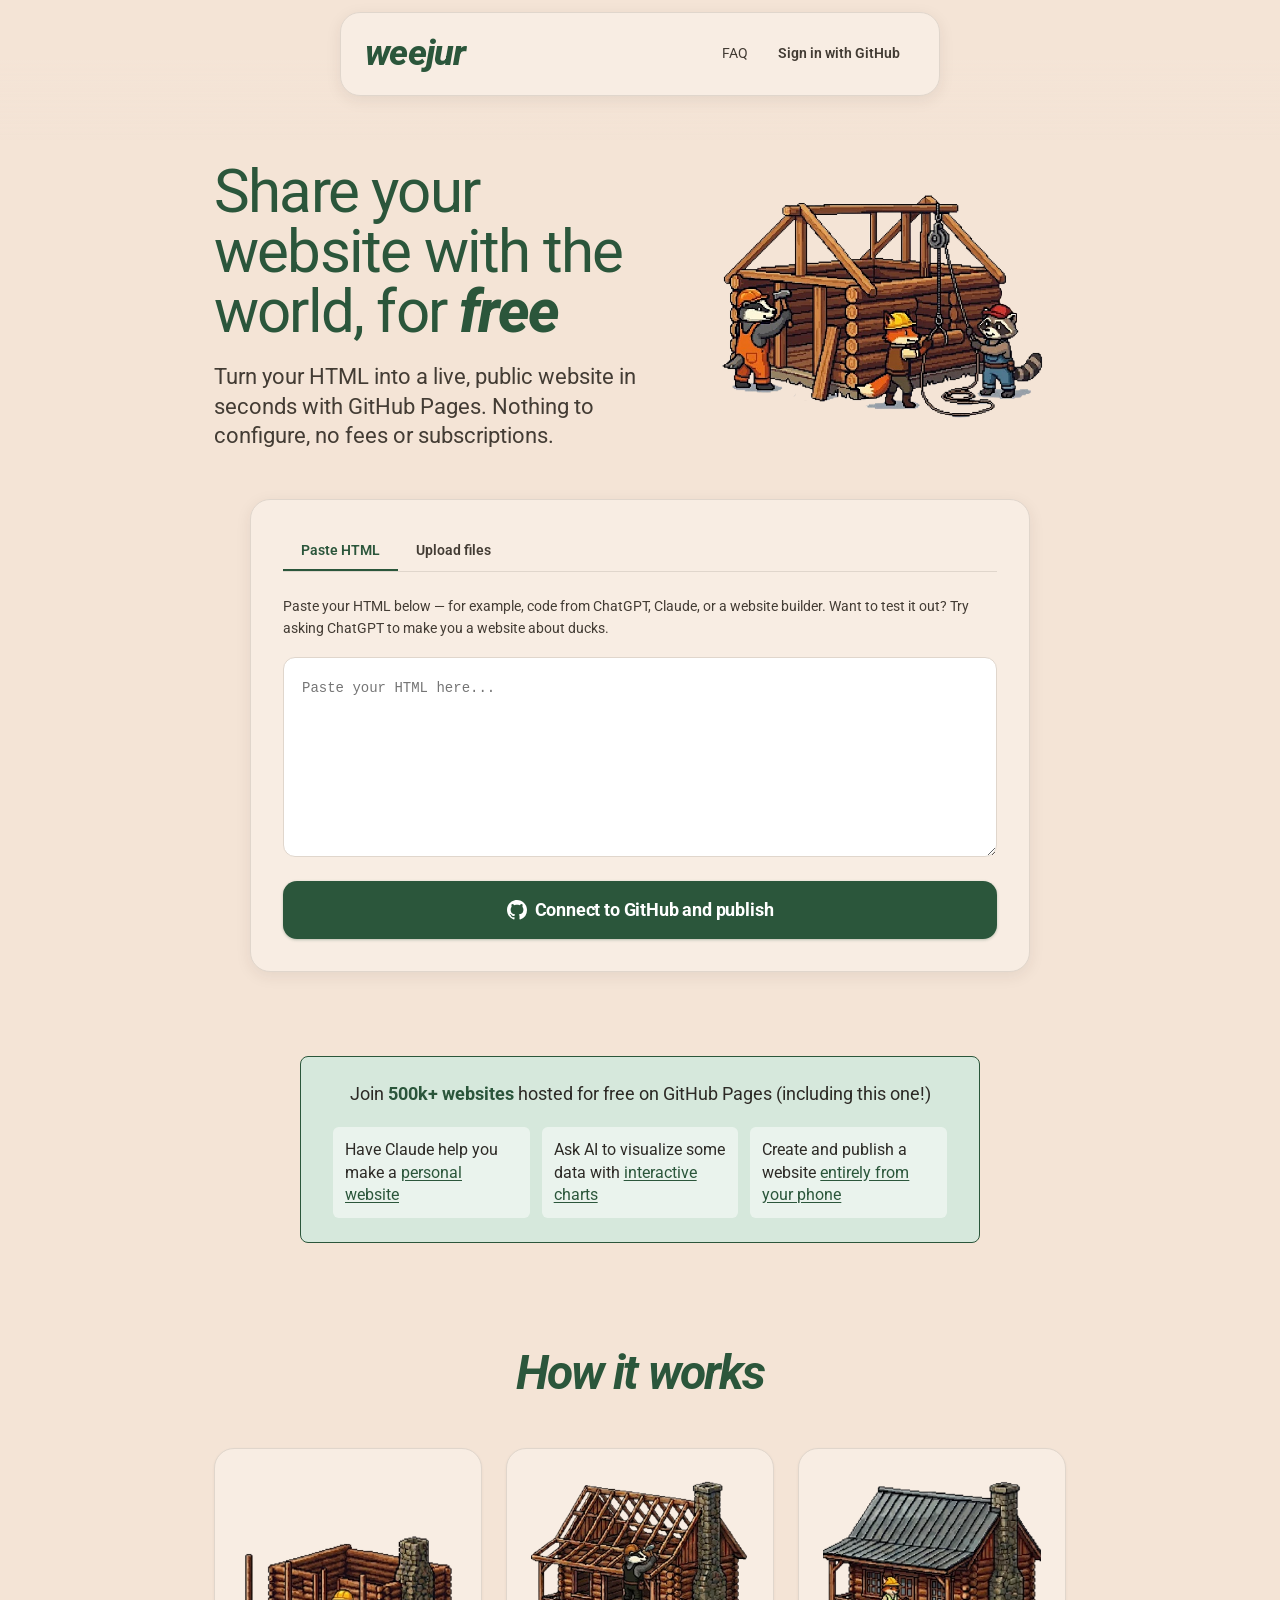
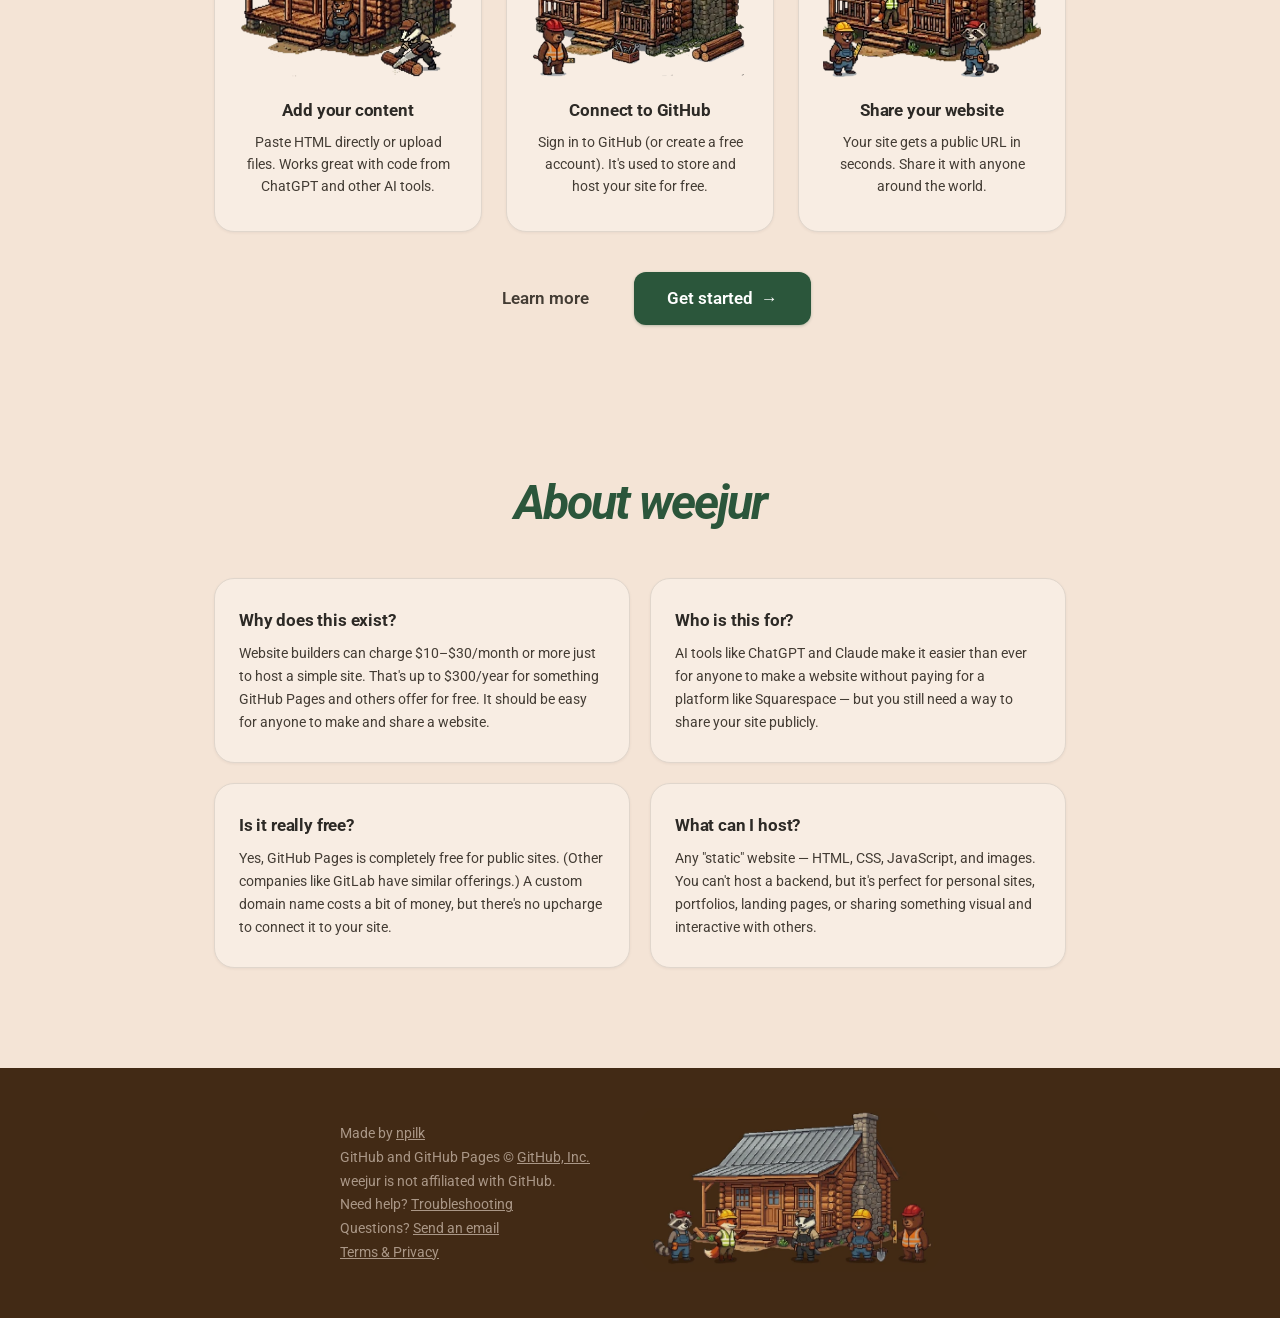
<file: index.html>
<!DOCTYPE html>
<html lang="en">
<head>
  <meta charset="UTF-8">
  <meta http-equiv="Content-Security-Policy" content="default-src 'self'; script-src 'self' 'unsafe-inline' https://stats.weejur.com https://static.cloudflareinsights.com; style-src 'self' 'unsafe-inline'; font-src 'self'; connect-src 'self' https://api.github.com https://auth.weejur.com https://stats.weejur.com; img-src 'self' data:;">
  <meta name="viewport" content="width=device-width, initial-scale=1.0">
  <link rel="preload" href="/fonts/Roboto-VariableFont.woff2" as="font" type="font/woff2" crossorigin>
  <link rel="preload" href="/fonts/Roboto-Italic-subset.woff2" as="font" type="font/woff2" crossorigin>
  <title>weejur — Publish websites for free with GitHub Pages</title>
  <meta name="description" content="Turn your HTML into a live website in seconds. Nothing to configure, no fees or subscriptions. Powered by GitHub Pages.">

  <!-- Open Graph -->
  <meta property="og:type" content="website">
  <meta property="og:url" content="https://weejur.com/">
  <meta property="og:title" content="Publish your website for free">
  <meta property="og:description" content="Turn your HTML into a live website in seconds. Nothing to configure, no fees or subscriptions. Powered by GitHub Pages.">
  <meta property="og:image" content="https://weejur.com/assets/weejur.png">
  <meta property="og:image:width" content="1200">
  <meta property="og:image:height" content="675">

  <!-- Twitter / X -->
  <meta name="twitter:card" content="summary_large_image">
  <meta name="twitter:title" content="Publish your website for free">
  <meta name="twitter:description" content="Turn your HTML into a live website in seconds. Nothing to configure, no fees or subscriptions. Powered by GitHub Pages.">
  <meta name="twitter:image" content="https://weejur.com/assets/weejur.png">

  <link rel="icon" type="image/png" href="assets/favicon.png">
  <link rel="stylesheet" href="css/style.css">

  <!-- tracking -->
  <script defer src="https://stats.weejur.com/script.js" data-website-id="b946017f-b414-4cab-8166-3e4735fc5c7e"></script>

</head>
<body class="landing">
  <nav class="nav-bar">
    <a href="/" class="nav-logo">weejur</a>
    <div class="nav-right"></div>
  </nav>

  <!-- Login modal -->
  <div id="login-overlay" class="modal-overlay" hidden>
    <div class="login-card">
      <div class="login-wordmark"><img src="assets/login.webp" style="max-width:100px;" fetchpriority="low"></div>

      <!-- Default: sign-in view -->
      <div id="view-signin">
        <h2 id="login-title" class="login-title">Log in with GitHub to <span style="white-space:nowrap">publish your site</span></h2>
        <p class="login-subtitle">weejur uses GitHub Pages to host your websites for free. Sign in with GitHub to get started.</p>
        <p class="login-subtitle">Don't have a GitHub account? No problem! You can make one for free on the next page.</p>
        <button id="btn-signin" class="btn btn-primary btn-large">
          <svg viewBox="0 0 16 16" width="20" height="20" fill="currentColor"><path d="M8 0C3.58 0 0 3.58 0 8c0 3.54 2.29 6.53 5.47 7.59.4.07.55-.17.55-.38 0-.19-.01-.82-.01-1.49-2.01.37-2.53-.49-2.69-.94-.09-.23-.48-.94-.82-1.13-.28-.15-.68-.52-.01-.53.63-.01 1.08.58 1.23.82.72 1.21 1.87.87 2.33.66.07-.52.28-.87.51-1.07-1.78-.2-3.64-.89-3.64-3.95 0-.87.31-1.59.82-2.15-.08-.2-.36-1.02.08-2.12 0 0 .67-.21 2.2.82.64-.18 1.32-.27 2-.27.68 0 1.36.09 2 .27 1.53-1.04 2.2-.82 2.2-.82.44 1.1.16 1.92.08 2.12.51.56.82 1.27.82 2.15 0 3.07-1.87 3.75-3.65 3.95.29.25.54.73.54 1.48 0 1.07-.01 1.93-.01 2.2 0 .21.15.46.55.38A8.013 8.013 0 0016 8c0-4.42-3.58-8-8-8z"></path></svg>
          Sign in with GitHub
        </button>
        <p style="font-size: 0.8rem; color: var(--text-muted); margin-top: 12px; text-align: center; line-height: 1.5; max-width: 300px; margin-left: auto; margin-right: auto;">By signing in, you agree to weejur's <a href="/legal#terms" style="color: var(--text-muted); text-decoration: underline; white-space: nowrap;">Terms of Service</a> and <a href="/legal#privacy" style="color: var(--text-muted); text-decoration: underline; white-space: nowrap;">Privacy Policy</a>.</p>
      </div>

      <!-- Loading view -->
      <div id="view-loading" hidden>
        <p class="login-subtitle">Logging you in...</p>
        <div class="site-status-spinner" style="border-color: var(--coral); border-top-color: transparent; margin: 24px auto 0;"></div>
      </div>

      <!-- Error view -->
      <div id="view-error" hidden>
        <h2 class="login-title">Something went wrong</h2>
        <p id="error-message" class="login-subtitle"></p>
        <button id="btn-retry" class="btn btn-primary btn-large">Try again</button>
      </div>
    </div>
  </div>

  <section class="hero">
    <div class="hero-content">
      <div class="hero-left">
        <h1 class="hero-headline">Share your website with the world, for&nbsp;<em>free</em></h1>
        <p class="hero-sub">Turn your HTML into a live, public website in seconds with GitHub Pages. Nothing to configure, no fees or subscriptions.</p>
      </div>
      <div class="hero-right">
        <div class="hero-img-wrap">
          <img src="assets/cabin-construction.webp" alt="Pixel art of animal construction workers building a log cabin" width="619" height="403">
        </div>
      </div>
    </div>
    <div class="hero-picker">
      <div class="landing-picker">
        <div class="tab-bar">
          <button id="tab-paste" class="tab active" data-tab="paste">Paste HTML</button>
          <button id="tab-upload" class="tab" data-tab="upload">Upload files</button>
        </div>
        <div id="panel-paste" class="tab-panel">
          <p class="paste-hint" style="padding-right:0.5rem;">Paste your HTML below — for example, code from ChatGPT, Claude, or a website builder. Want to test it out? Try asking ChatGPT to make you a website about ducks.</p>
          <textarea id="html-paste" class="html-paste" placeholder="Paste your HTML here..." spellcheck="false"></textarea>
        </div>
        <div id="panel-upload" class="tab-panel" hidden>
          <p class="paste-hint" style="padding-right:0.5rem;margin-bottom:0.5rem;">Want your site to have images, or more than one page? Upload multiple files or an entire folder. Good for sharing output from tools like Claude Code or Codex.</p>
          <p class="paste-hint" style="padding-right:0.5rem;"><strong>Warning:</strong> Uploaded files will be public on the web. Make sure you choose the right files.</p>
          <div id="drop-zone" class="drop-zone">
            <div class="drop-zone-content">
              <svg viewBox="0 0 24 24" width="48" height="48" fill="none" stroke="currentColor" stroke-width="1.5"><path d="M21 15v4a2 2 0 01-2 2H5a2 2 0 01-2-2v-4M17 8l-5-5-5 5M12 3v12"/></svg>
              <p>Drag and drop your folder here</p>
              <p class="drop-zone-alt">or</p>
              <div class="pick-buttons">
                <button id="btn-pick-folder" class="btn btn-secondary">Choose a folder</button>
                <button id="btn-pick-files" class="btn btn-secondary">Choose individual files</button>
              </div>
              <input type="file" id="folder-input" multiple webkitdirectory hidden>
              <input type="file" id="file-input" multiple hidden>
            </div>
          </div>
          <div id="file-list" class="file-list" hidden>
            <h3>Selected files:</h3>
            <ul id="file-list-items"></ul>
            <div class="file-actions">
              <button id="btn-clear-files" class="btn btn-secondary btn-small">Clear and re-select</button>
            </div>
          </div>
        </div>
        <button id="btn-publish-cta" class="btn btn-primary btn-cta landing-cta">
          <svg viewBox="0 0 16 16" width="20" height="20" fill="currentColor"><path d="M8 0C3.58 0 0 3.58 0 8c0 3.54 2.29 6.53 5.47 7.59.4.07.55-.17.55-.38 0-.19-.01-.82-.01-1.49-2.01.37-2.53-.49-2.69-.94-.09-.23-.48-.94-.82-1.13-.28-.15-.68-.52-.01-.53.63-.01 1.08.58 1.23.82.72 1.21 1.87.87 2.33.66.07-.52.28-.87.51-1.07-1.78-.2-3.64-.89-3.64-3.95 0-.87.31-1.59.82-2.15-.08-.2-.36-1.02.08-2.12 0 0 .67-.21 2.2.82.64-.18 1.32-.27 2-.27.68 0 1.36.09 2 .27 1.53-1.04 2.2-.82 2.2-.82.44 1.1.16 1.92.08 2.12.51.56.82 1.27.82 2.15 0 3.07-1.87 3.75-3.65 3.95.29.25.54.73.54 1.48 0 1.07-.01 1.93-.01 2.2 0 .21.15.46.55.38A8.013 8.013 0 0016 8c0-4.42-3.58-8-8-8z"/></svg>
          Connect to GitHub and publish
        </button>
      </div>
    </div>
  </section>

  <div class="examples-wrapper">
  <section class="examples-callout">
    <p class="examples-header">Join <strong>500k+ websites</strong> hosted for free on GitHub Pages (including&nbsp;this one!)</span></p>
    <div class="examples-list">
      <a href="https://weejur.github.io/examples/personal-site" class="example-item">Have Claude help you make a <span class="example-link">personal website</span></a>
      <a href="https://weejur.github.io/examples/data" class="example-item">Ask AI to visualize some data with <span class="example-link">interactive charts</span></a>
      <a href="https://weejur.github.io//examples/phone" class="example-item">Create and publish a website <span class="example-link">entirely from your phone</span></a>
    </div>
  </section>
  </div>

  <section id="how" class="how-it-works">
    <h2 class="section-heading"><em>How it works</em></h2>
    <div class="steps-grid">
      <div class="step-card">
        <img src="assets/step-1.webp" alt="Log cabin foundation" class="step-image" fetchpriority="low">
        <h3>Add your content</h3>
        <p>Paste HTML directly or upload files. Works great with code from ChatGPT and other AI tools.</p>
      </div>
      <div class="step-card">
        <img src="assets/step-2.webp" alt="In-progress log cabin" class="step-image" fetchpriority="low">
        <h3>Connect to GitHub</h3>
        <p>Sign in to GitHub (or create a free account). It's used to store and host your site for free.</p>
      </div>
      <div class="step-card">
        <img src="assets/step-3.webp" alt="Completed log cabin" class="step-image" fetchpriority="low">
        <h3>Share your website</h3>
        <p>Your site gets a public URL in seconds. Share it with anyone around the world.</p>
      </div>
    </div>
    <div style="text-align: center; margin-top: 40px; display: flex; gap: 12px; justify-content: center;">
      <a href="/faq" class="btn btn-ghost btn-large">Learn more</a>
      <button id="bottom-signin" class="btn btn-primary btn-large">Get started<span id="get-started-arrow"> →</span></button>
    </div>
  </section>

  <section class="about-section">
    <h2 class="section-heading"><em>About weejur</em></h2>
    <div class="about-grid">
      <div class="about-card">
        <h3>Why does this exist?</h3>
        <p>Website builders can charge $10–$30/month or more just to host a simple site. That's up to $300/year for something GitHub Pages and others offer for free. It should be easy for anyone to make and share a website.</p>
      </div>
      <div class="about-card">
        <h3>Who is this for?</h3>
        <p>AI tools like ChatGPT and Claude make it easier than ever for anyone to make a website without paying for a platform like Squarespace &mdash; but you still need a way to share your site publicly.</p>
      </div>
      <div class="about-card">
        <h3>Is it really free?</h3>
        <p>Yes, GitHub Pages is completely free for public sites. (Other companies like GitLab have similar offerings.) A custom domain name costs a bit of money, but there's no upcharge to connect it to your site.</p>
      </div>
      <div class="about-card">
        <h3>What can I host?</h3>
        <p>Any "static" website — HTML, CSS, JavaScript, and images. You can't host a backend, but it's perfect for personal sites, portfolios, landing pages, or sharing something visual and interactive with others.</p>
      </div>
    </div>
  </section>

  <footer class="landing-footer">
    <div class="footer-inner">
      <div class="footer-text">
        <p>Made by <a href="https://npilk.com" target="_blank" rel="noopener">npilk</a></p>
        <p>GitHub and GitHub Pages &copy; <a href="https://github.com" target="_blank" rel="noopener">GitHub, Inc.</a></p>
        <p>weejur is not affiliated with GitHub.</p>
        <p>Need help? <a href="/faq#troubleshooting">Troubleshooting</a></p>
        <p>Questions? <a href="mailto:contact@weejur.com">Send an email</a></p>
        <p><a href="/legal">Terms &amp; Privacy</a></p>
      </div>
      <div class="footer-image">
        <img src="assets/cabin-complete.webp" alt="Animal construction workers smiling in front of a finished log cabin" fetchpriority="low">
      </div>
    </div>
  </footer>

  <script src="js/shared.js"></script>
  <script>
    const picker = initFilePicker({
      onFilesReady(files) {
        $("btn-publish-cta").hidden = !files;
      },
    });

    // Show CTA when user types in the paste box
    $("html-paste").addEventListener("input", () => {
      $("btn-publish-cta").hidden = !$("html-paste").value.trim();
    });

    // Save files to IndexedDB and go to new.html (if logged in) or open login modal
    $("btn-publish-cta").addEventListener("click", async () => {
      const files = picker.getFiles() || picker.getPastedFiles();
      if (!files) return;
      await savePendingFiles(files);
      if (getToken()) {
        window.location.href = "/new";
      } else {
        openLoginModal('Log in with GitHub to <span style="white-space:nowrap">publish your site</span>');
      }
    });

    // --- Login modal logic ---

    function openLoginModal(title) {
      $("login-title").innerHTML = title || "Log in with GitHub";
      $("login-overlay").hidden = false;
    }

    function closeLoginModal() {
      $("login-overlay").hidden = true;
    }

    function showView(name) {
      $("view-signin").hidden = name !== "signin";
      $("view-loading").hidden = name !== "loading";
      $("view-error").hidden = name !== "error";
    }

    function showError(msg) {
      $("error-message").textContent = msg;
      showView("error");
    }

    // Init navbar — pass custom sign-in handler for the modal
    initNavbar({ onSignIn: async () => { await clearPendingFiles(); openLoginModal(); } });

    // Open modal from bottom CTA
    $("bottom-signin").addEventListener("click", async () => { await clearPendingFiles(); openLoginModal(); });

    // Close modal on overlay click
    $("login-overlay").addEventListener("click", (e) => {
      if (e.target === $("login-overlay")) closeLoginModal();
    });

    // Retry button
    $("btn-retry").addEventListener("click", () => showView("signin"));

    // Start OAuth
    $("btn-signin").addEventListener("click", () => {
      const redirectUri = CONFIG.redirectUri || (window.location.origin + window.location.pathname);
      const scope = "public_repo delete_repo";
      const state = generateOAuthState();
      const url =
        `https://github.com/login/oauth/authorize` +
        `?client_id=${CONFIG.githubClientId}` +
        `&redirect_uri=${encodeURIComponent(redirectUri)}` +
        `&scope=${encodeURIComponent(scope)}` +
        `&state=${encodeURIComponent(state)}`;
      window.location.href = url;
    });

    // Handle OAuth callback
    async function handleOAuthCallback() {
      const params = new URLSearchParams(window.location.search);
      const code = params.get("code");
      if (!code) {
        // Auto-open modal if redirected here with ?login
        if (params.has("login")) openLoginModal();
        return;
      }

      const state = params.get("state");
      if (!verifyOAuthState(state)) {
        window.history.replaceState({}, "", window.location.pathname);
        openLoginModal();
        showError("Sign-in was interrupted. Please try again.");
        return;
      }

      window.history.replaceState({}, "", window.location.pathname);
      openLoginModal();
      showView("loading");

      try {
        const res = await fetch(`${CONFIG.workerUrl}/auth`, {
          method: "POST",
          headers: { "Content-Type": "application/json" },
          body: JSON.stringify({ code }),
        });

        if (!res.ok) {
          const errData = await res.json().catch(() => ({}));
          throw new Error(errData.error || "Authentication failed");
        }

        const data = await res.json();
        setToken(data.access_token);

        const userRes = await fetch("https://api.github.com/user", {
          headers: { Authorization: `Bearer ${data.access_token}` },
        });
        const userData = await userRes.json();
        setUsername(userData.login);

        await redirectAfterAuth();
      } catch (err) {
        showError("Failed to sign in. Please try again.");
      }
    }

    async function redirectAfterAuth() {
      try {
        if (await hasPendingFiles()) {
          window.location.href = "/new";
          return;
        }
        window.location.href = "/dashboard";
      } catch {
        window.location.href = "/dashboard";
      }
    }

    handleOAuthCallback();
  </script>
</body>
</html>
</file>
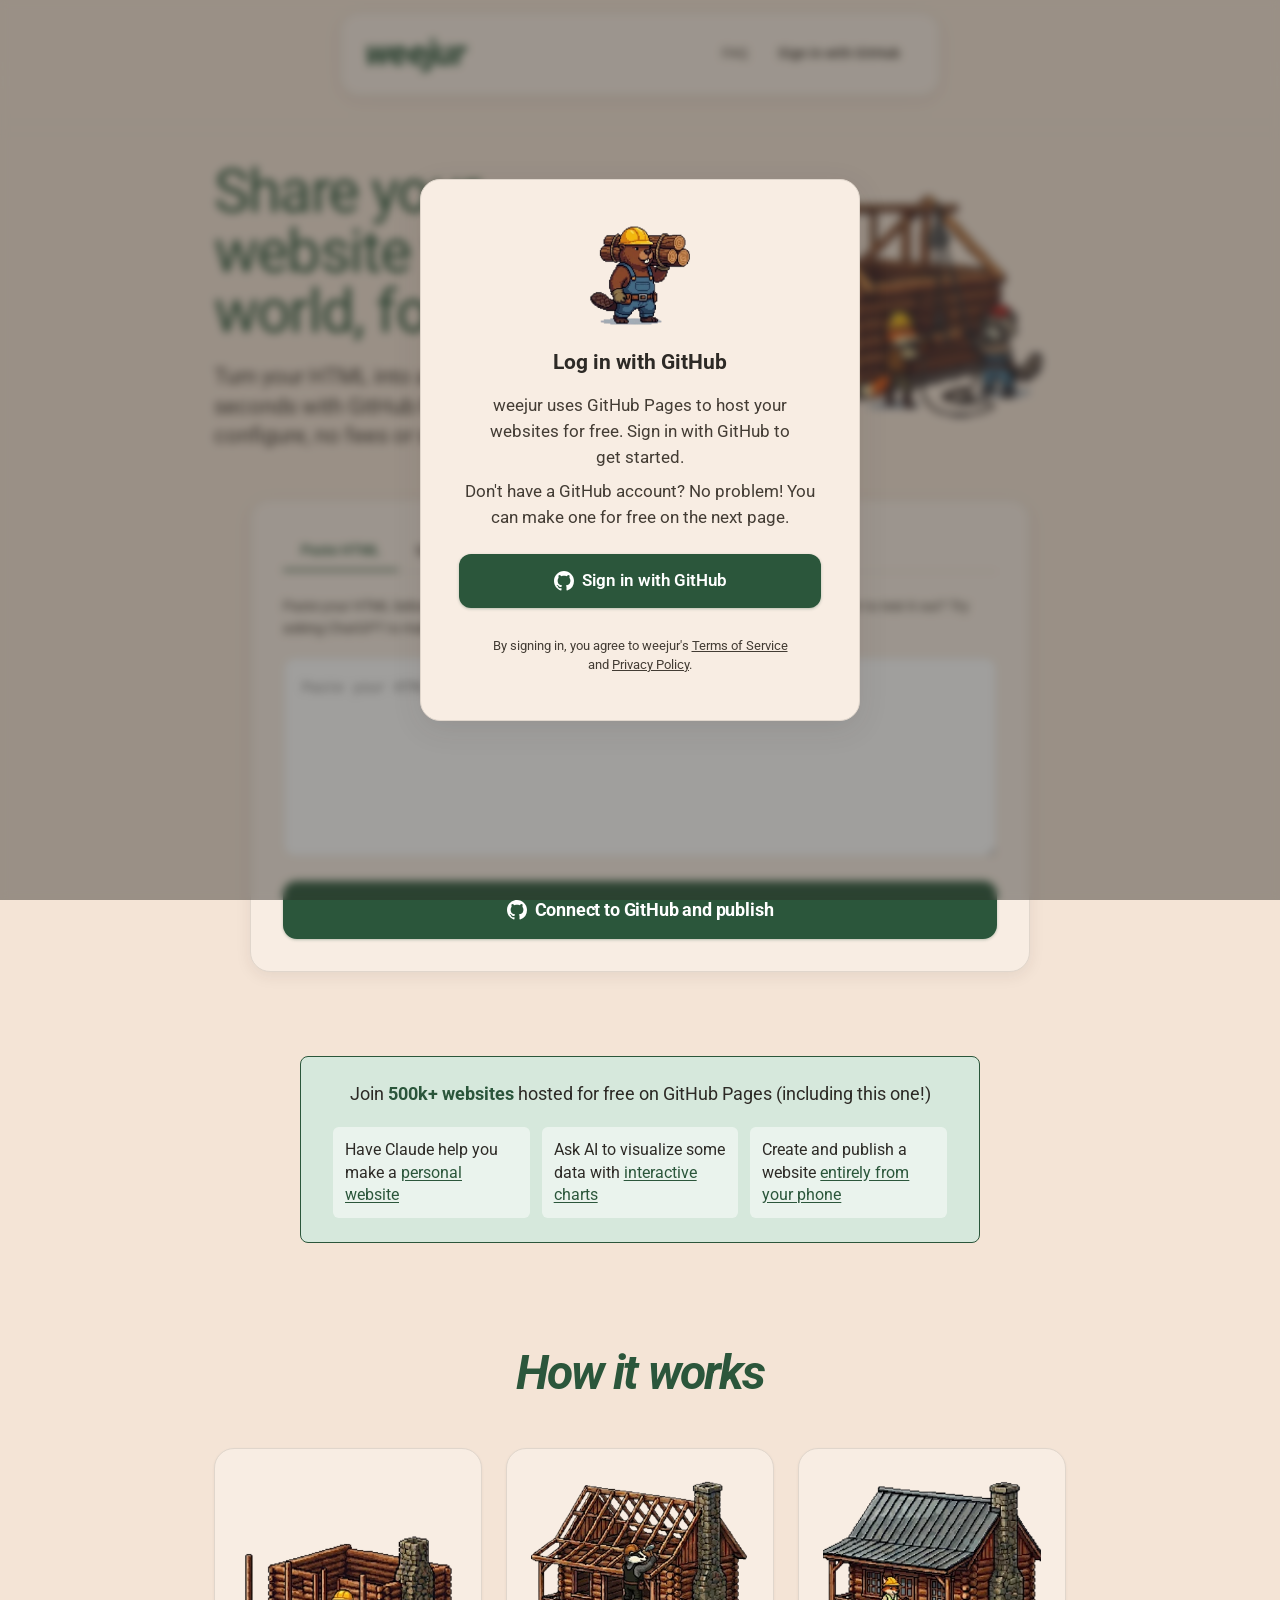
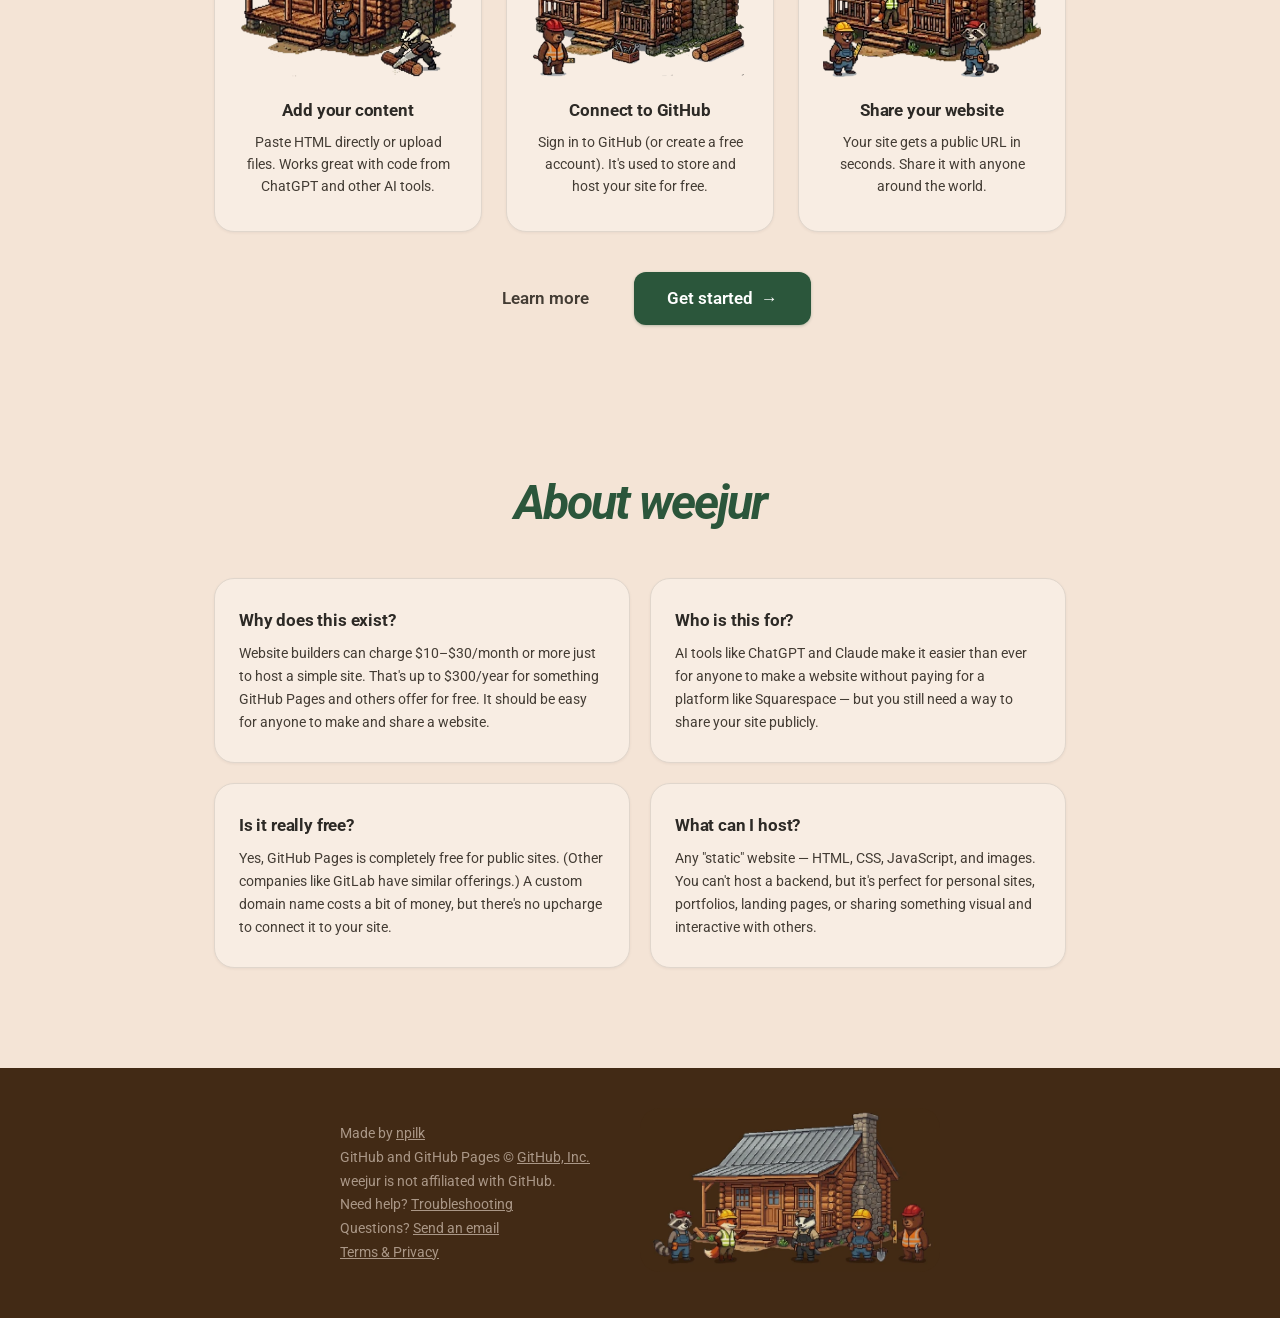
<file: dashboard.html>
<!DOCTYPE html>
<html lang="en">
<head>
  <meta charset="UTF-8">
  <meta http-equiv="Content-Security-Policy" content="default-src 'self'; script-src 'self' 'unsafe-inline' https://stats.weejur.com https://static.cloudflareinsights.com; style-src 'self' 'unsafe-inline'; font-src 'self'; connect-src 'self' https://api.github.com https://auth.weejur.com https://stats.weejur.com; img-src 'self' data:;">
  <meta name="viewport" content="width=device-width, initial-scale=1.0">
  <link rel="preload" href="/fonts/Roboto-VariableFont.woff2" as="font" type="font/woff2" crossorigin>
  <link rel="preload" href="/fonts/Roboto-Italic-subset.woff2" as="font" type="font/woff2" crossorigin>
  <title>weejur — Your websites</title>
  <meta property="og:image" content="https://weejur.com/assets/weejur.png">
  <meta name="twitter:card" content="summary_large_image">
  <meta name="twitter:image" content="https://weejur.com/assets/weejur.png">
  <link rel="icon" type="image/png" href="assets/favicon.png">
  <link rel="stylesheet" href="css/style.css">

  <!-- tracking -->
  <script defer src="https://stats.weejur.com/script.js" data-website-id="b946017f-b414-4cab-8166-3e4735fc5c7e"></script>
  
</head>
<body>
  <nav class="nav-bar">
    <a href="/" class="nav-logo">weejur</a>
    <div class="nav-right"></div>
  </nav>

  <div class="container">
    <div class="page-header">
      <h2 class="page-title">Your websites</h2>
      <a id="btn-new-site" href="/new" class="btn btn-primary btn-large" style="padding:14px 22px;" hidden>New site&ensp;+</a>
    </div>

    <div id="loading" class="loading-spinner">Loading your sites...</div>

    <div id="site-list" class="site-list" hidden></div>

    <div id="empty-state" class="empty-state" hidden>
      <p>You haven't published any sites yet.</p>
      <a href="/new" class="btn btn-primary btn-large">Create your first site</a>
    </div>

    <p id="dashboard-help" class="done-help" hidden>Having issues with a site? <a href="/faq#troubleshooting">Troubleshooting</a></p>
  </div>

  <!-- Delete confirmation modal -->
  <div id="delete-modal" class="modal-overlay" hidden>
    <div class="modal">
      <h3>Delete site</h3>
      <p>This will permanently delete the repository <strong id="delete-repo-name"></strong> and its GitHub Pages site. This cannot be undone.</p>
      <p>Type the repository name to confirm:</p>
      <input type="text" id="delete-confirm-input" class="modal-input" autocomplete="off" spellcheck="false">
      <div class="modal-actions">
        <button id="btn-delete-cancel" class="btn btn-secondary btn-muted">Cancel</button>
        <button id="btn-delete-confirm" class="btn btn-danger" disabled>Delete this site</button>
      </div>
    </div>
  </div>

  <footer class="landing-footer">
    <div class="footer-inner">
      <div class="footer-text">
        <p>Made by <a href="https://npilk.com" target="_blank" rel="noopener">npilk</a></p>
        <p>GitHub and GitHub Pages &copy; <a href="https://github.com" target="_blank" rel="noopener">GitHub, Inc.</a></p>
        <p>weejur is not affiliated with GitHub.</p>
        <p>Need help? <a href="/faq#troubleshooting">Troubleshooting</a></p>
        <p>Questions? <a href="mailto:contact@weejur.com">Send an email</a></p>
        <p><a href="/legal">Terms &amp; Privacy</a></p>
      </div>
      <div class="footer-image">
        <img src="assets/cabin-complete.webp" alt="Animal construction workers smiling in front of a finished log cabin">
      </div>
    </div>
  </footer>

  <script src="js/shared.js"></script>
  <script src="js/dashboard.js"></script>
</body>
</html>
</file>
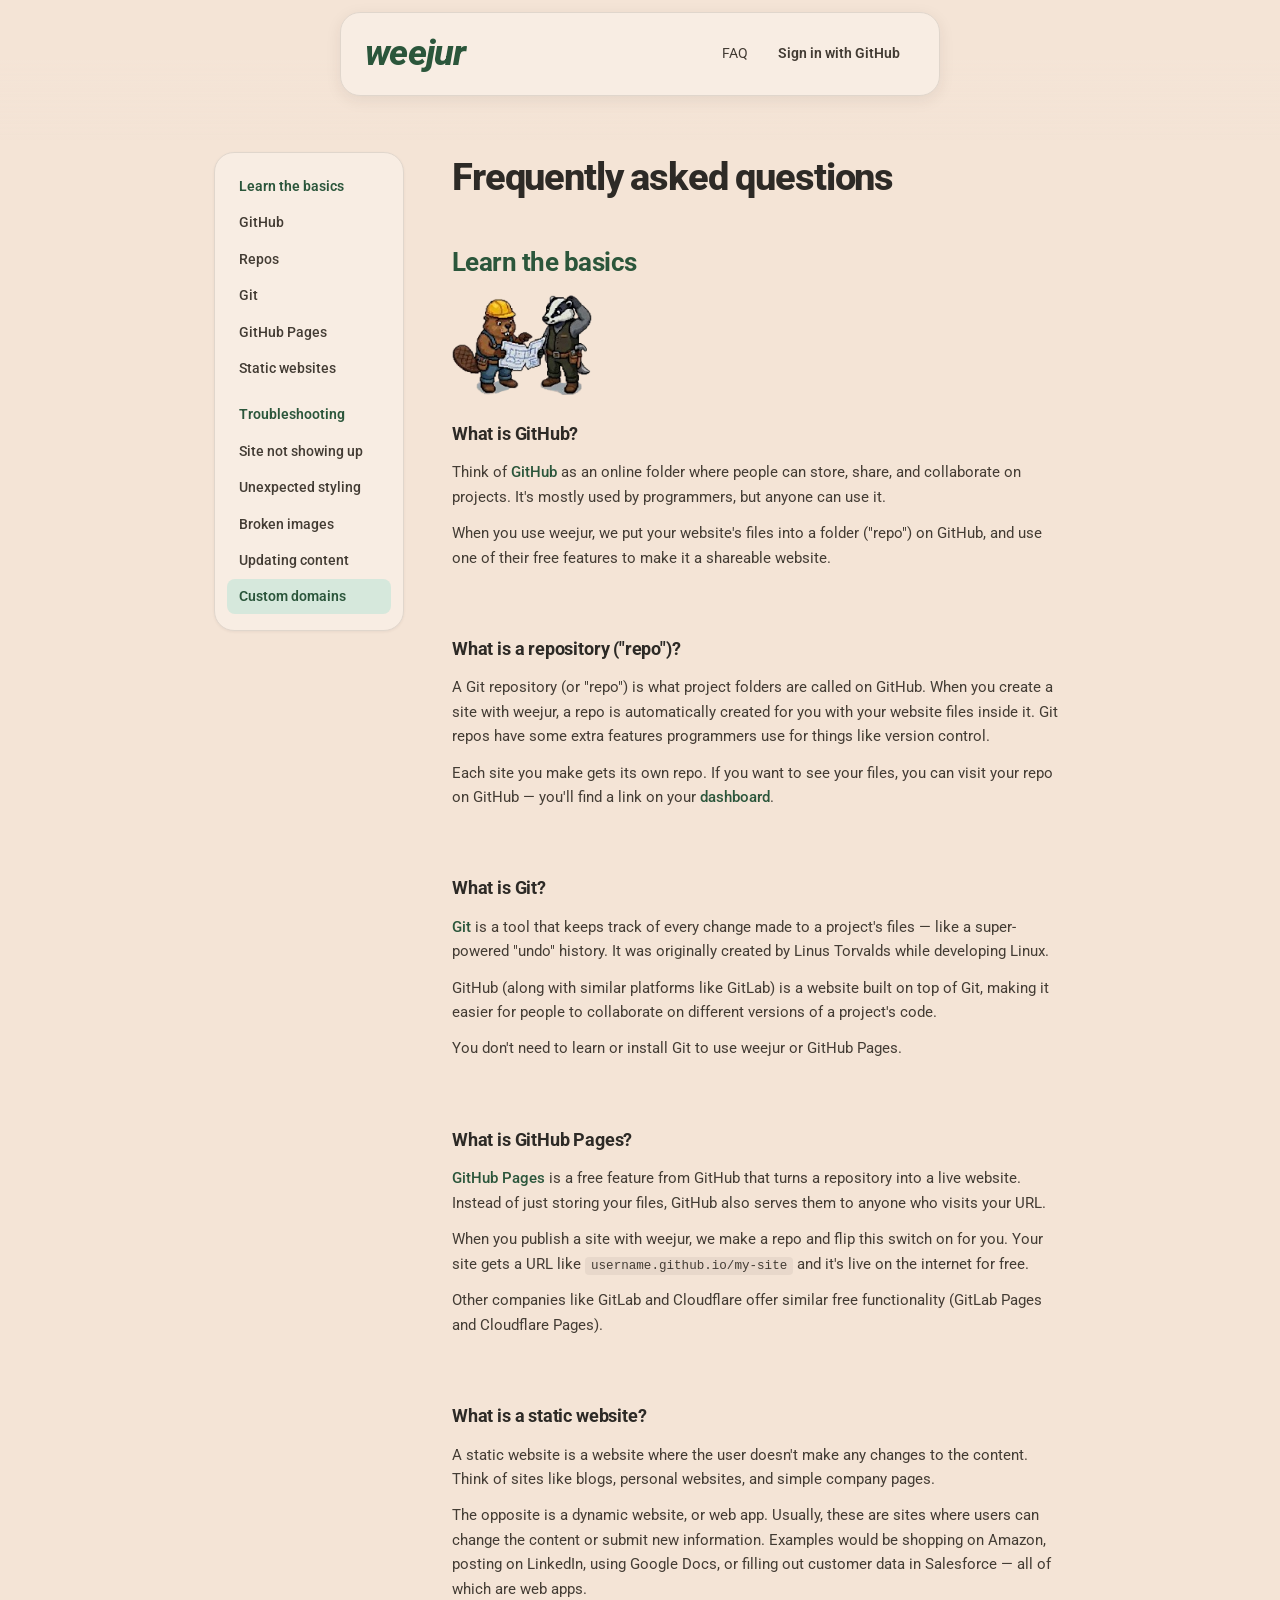
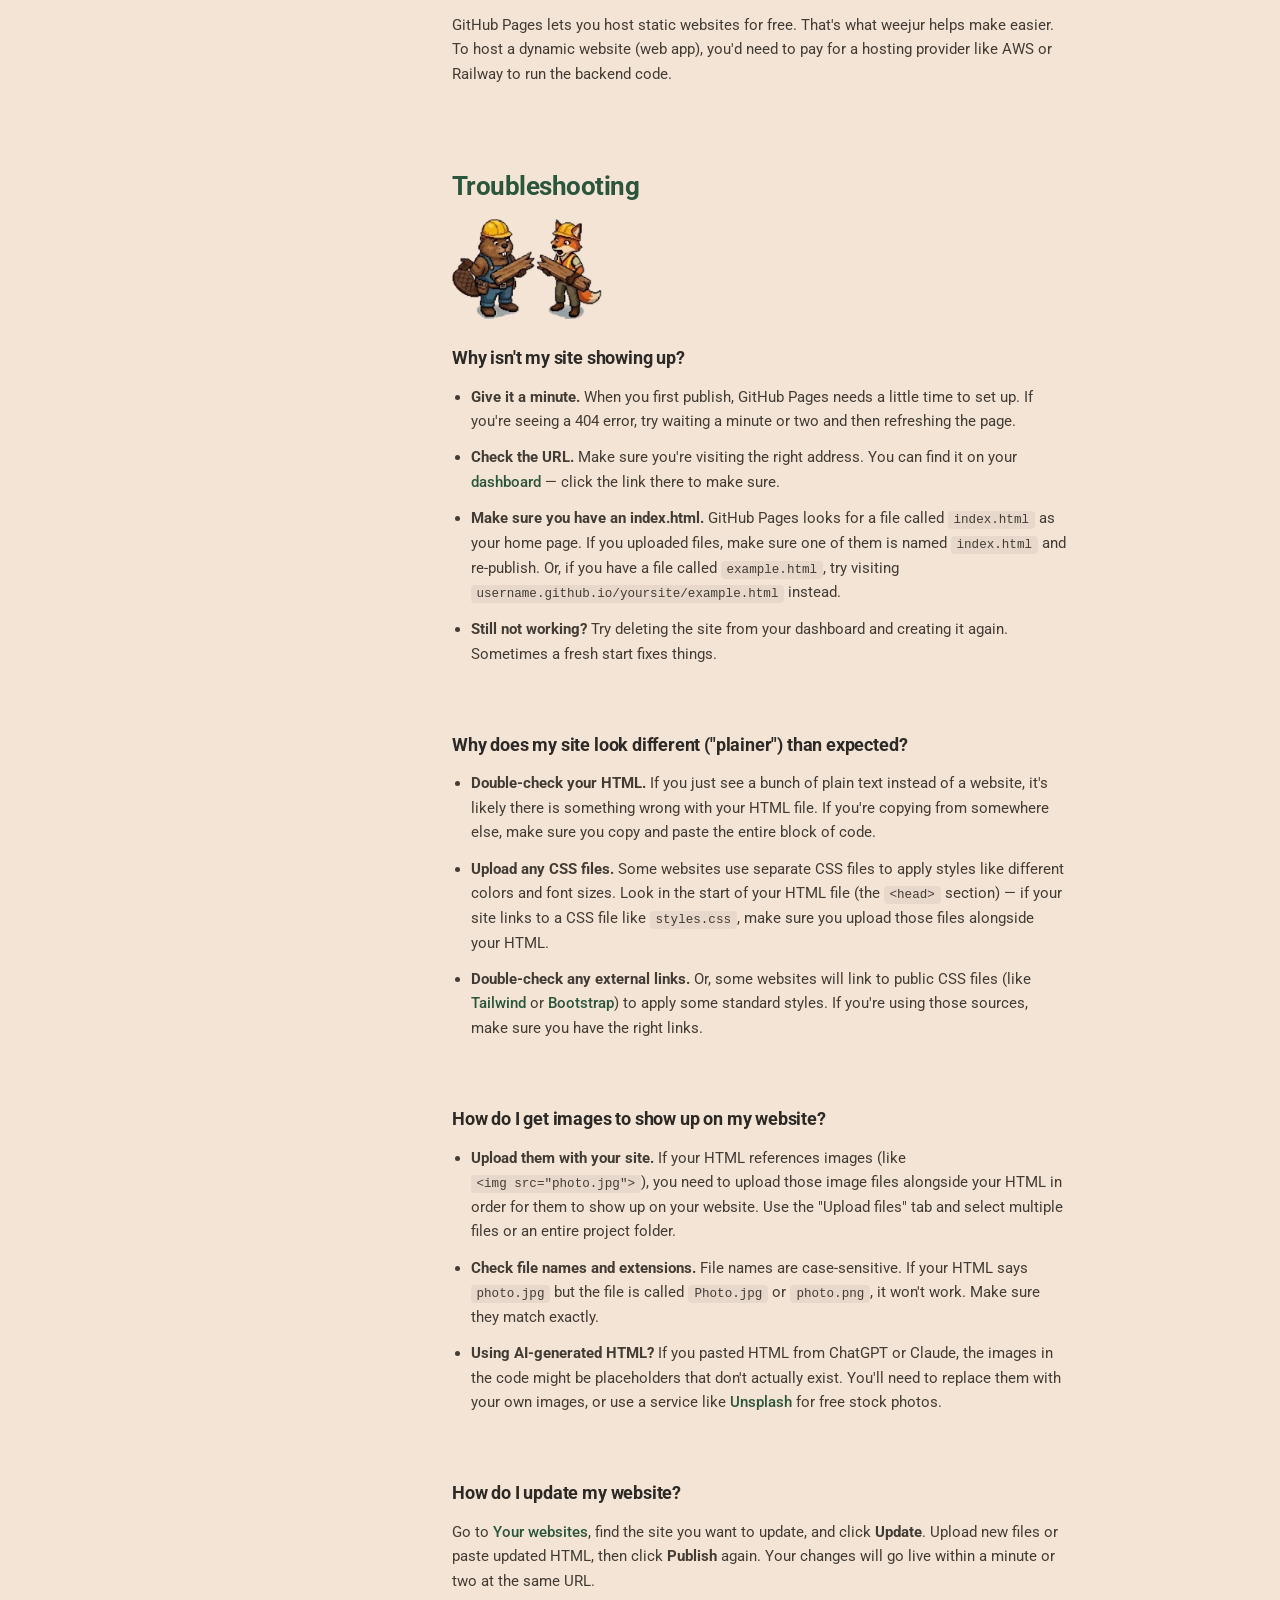
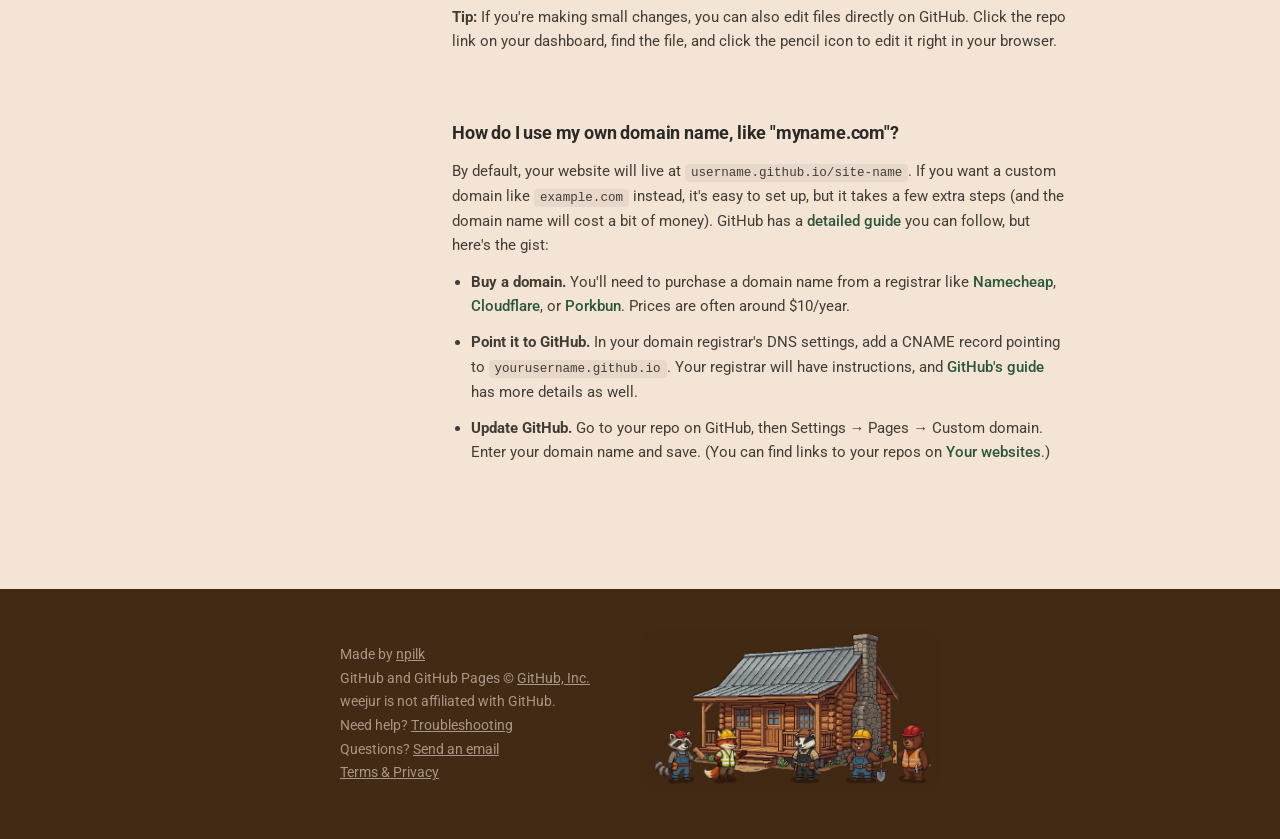
<file: faq.html>
<!DOCTYPE html>
<html lang="en">
<head>
  <meta charset="UTF-8">
  <meta http-equiv="Content-Security-Policy" content="default-src 'self'; script-src 'self' 'unsafe-inline' https://stats.weejur.com https://static.cloudflareinsights.com; style-src 'self' 'unsafe-inline'; font-src 'self'; connect-src 'self' https://api.github.com https://auth.weejur.com https://stats.weejur.com; img-src 'self' data:;">
  <meta name="viewport" content="width=device-width, initial-scale=1.0">
  <link rel="preload" href="/fonts/Roboto-VariableFont.woff2" as="font" type="font/woff2" crossorigin>
  <link rel="preload" href="/fonts/Roboto-Italic-subset.woff2" as="font" type="font/woff2" crossorigin>
  <title>weejur — Frequently asked questions</title>
  <meta property="og:image" content="https://weejur.com/assets/weejur.png">
  <meta name="twitter:card" content="summary_large_image">
  <meta name="twitter:image" content="https://weejur.com/assets/weejur.png">
  <link rel="icon" type="image/png" href="assets/favicon.png">
  <link rel="stylesheet" href="css/style.css">

  <!-- tracking -->
  <script defer src="https://stats.weejur.com/script.js" data-website-id="b946017f-b414-4cab-8166-3e4735fc5c7e"></script>
  
</head>
<body>
  <nav class="nav-bar">
    <a href="/" class="nav-logo">weejur</a>
    <div class="nav-right"></div>
  </nav>

  <div class="learn-layout">
    <aside class="learn-sidebar">
      <nav class="learn-toc">
        <a href="#basics" class="learn-toc-heading">Learn the basics</a>
        <a href="#what-is-github" class="learn-toc-link active">GitHub</a>
        <a href="#what-is-a-repo" class="learn-toc-link">Repos</a>
        <a href="#what-is-git" class="learn-toc-link">Git</a>
        <a href="#what-is-github-pages" class="learn-toc-link">GitHub Pages</a>
        <a href="#what-is-a-static-website" class="learn-toc-link">Static websites</a>
        <a href="#troubleshooting" class="learn-toc-heading">Troubleshooting</a>
        <a href="#site-not-up" class="learn-toc-link">Site not showing up</a>
        <a href="#no-styling" class="learn-toc-link">Unexpected styling</a>
        <a href="#images-broken" class="learn-toc-link">Broken images</a>
        <a href="#update-site" class="learn-toc-link">Updating content</a>
        <a href="#custom-domain" class="learn-toc-link">Custom domains</a>
      </nav>
    </aside>

    <main class="learn-content">

      <h1 class="faq-title">Frequently asked questions</h1>

      <!-- ============ BASICS ============ -->

      <div class="learn-heading-row">
        <h2 id="basics" class="learn-heading">Learn the basics</h2>
        <img src="assets/learn.webp" alt="" class="learn-heading-img">
      </div>

      <section id="what-is-github" class="learn-section">
        <h2>What is GitHub?</h2>
        <p>Think of <a href="https://github.com" target="_blank" rel="noopener">GitHub</a> as an online folder where people can store, share, and collaborate on projects. It's mostly used by programmers, but anyone can use it.</p>
        <p>When you use weejur, we put your website's files into a folder ("repo") on GitHub, and use one of their free features to make it a shareable website.</p>
      </section>

      <section id="what-is-a-repo" class="learn-section">
        <h2>What is a repository ("repo")?</h2>
        <p>A Git repository (or "repo") is what project folders are called on GitHub. When you create a site with weejur, a repo is automatically created for you with your website files inside it. Git repos have some extra features programmers use for things like version control.</p>
        <p>Each site you make gets its own repo. If you want to see your files, you can visit your repo on GitHub — you'll find a link on your <a href="/dashboard">dashboard</a>.</p>
      </section>

      <section id="what-is-git" class="learn-section">
        <h2>What is Git?</h2>
        <p><a href="https://github.com" target="_blank" rel="noopener">Git</a> is a tool that keeps track of every change made to a project's files — like a super-powered "undo" history. It was originally created by Linus Torvalds while developing Linux.</p>
        <p>GitHub (along with similar platforms like GitLab) is a website built on top of Git, making it easier for people to collaborate on different versions of a project's code.</p>
        <p>You don't need to learn or install Git to use weejur or GitHub Pages.</p>
      </section>

      <section id="what-is-github-pages" class="learn-section">
        <h2>What is GitHub Pages?</h2>
        <p><a href="https://docs.github.com/en/pages" target="_blank" rel="noopener">GitHub Pages</a> is a free feature from GitHub that turns a repository into a live website. Instead of just storing your files, GitHub also serves them to anyone who visits your URL.</p>
        <p>When you publish a site with weejur, we make a repo and flip this switch on for you. Your site gets a URL like <code>username.github.io/my-site</code> and it's live on the internet for free.</p>
        <p>Other companies like GitLab and Cloudflare offer similar free functionality (GitLab Pages and Cloudflare Pages).</p>
      </section>

      <section id="what-is-a-static-website" class="learn-section">
        <h2>What is a static website?</h2>
        <p>A static website is a website where the user doesn't make any changes to the content. Think of sites like blogs, personal websites, and simple company pages.</p>
        <p>The opposite is a dynamic website, or web app. Usually, these are sites where users can change the content or submit new information. Examples would be shopping on Amazon, posting on LinkedIn, using Google Docs, or filling out customer data in Salesforce &mdash; all of which are web apps.</p>
        <p>GitHub Pages lets you host static websites for free. That's what weejur helps make easier. To host a dynamic website (web app), you'd need to pay for a hosting provider like AWS or Railway to run the backend code.</p>
      </section>

      <!-- ============ TROUBLESHOOTING ============ -->

      <div class="learn-heading-row">
        <h2 id="troubleshooting" class="learn-heading">Troubleshooting</h2>
        <img src="assets/troubleshooting.webp" alt="" class="learn-heading-img">
      </div>

      <section id="site-not-up" class="learn-section">
        <h2>Why isn't my site showing up?</h2>
        <ul>
          <li><strong>Give it a minute.</strong> When you first publish, GitHub Pages needs a little time to set up. If you're seeing a 404 error, try waiting a minute or two and then refreshing the page.</li>
          <li><strong>Check the URL.</strong> Make sure you're visiting the right address. You can find it on your <a href="/dashboard">dashboard</a> — click the link there to make sure.</li>
          <li><strong>Make sure you have an index.html.</strong> GitHub Pages looks for a file called <code>index.html</code> as your home page. If you uploaded files, make sure one of them is named <code>index.html</code> and re-publish. Or, if you have a file called <code>example.html</code>, try visiting <code>username.github.io/yoursite/example.html</code> instead.</li>
          <li><strong>Still not working?</strong> Try deleting the site from your dashboard and creating it again. Sometimes a fresh start fixes things.</li>
        </ul>
      </section>

      <section id="no-styling" class="learn-section">
        <h2>Why does my site look different ("plainer") than expected?</h2>
        <ul>
          <li><strong>Double-check your HTML.</strong> If you just see a bunch of plain text instead of a website, it's likely there is something wrong with your HTML file. If you're copying from somewhere else, make sure you copy and paste the entire block of code.</li>
          <li><strong>Upload any CSS files.</strong> Some websites use separate CSS files to apply styles like different colors and font sizes. Look in the start of your HTML file (the <code>&lt;head&gt;</code> section) &mdash; if your site links to a CSS file like <code>styles.css</code>, make sure you upload those files alongside your HTML.</li>
          <li><strong>Double-check any external links.</strong> Or, some websites will link to public CSS files (like <a href="https://www.tailwindcss.com" target="_blank" rel="noopener">Tailwind</a> or <a href="https://www.getbootstrap.com" target="_blank" rel="noopener">Bootstrap</a>) to apply some standard styles. If you're using those sources, make sure you have the right links.</li>
        </ul>
      </section>

      <section id="images-broken" class="learn-section">
        <h2>How do I get images to show up on my website?</h2>
        <ul>
          <li><strong>Upload them with your site.</strong> If your HTML references images (like <code>&lt;img&nbsp;src="photo.jpg"&gt;</code>), you need to upload those image files alongside your HTML in order for them to show up on your website. Use the "Upload files" tab and select multiple files or an entire project folder.</li>
          <li><strong>Check file names and extensions.</strong> File names are case-sensitive. If your HTML says <code>photo.jpg</code> but the file is called <code>Photo.jpg</code> or <code>photo.png</code>, it won't work. Make sure they match exactly.</li>
          <li><strong>Using AI-generated HTML?</strong> If you pasted HTML from ChatGPT or Claude, the images in the code might be placeholders that don't actually exist. You'll need to replace them with your own images, or use a service like <a href="https://unsplash.com" target="_blank" rel="noopener">Unsplash</a> for free stock photos.</li>
        </ul>
      </section>

      <section id="update-site" class="learn-section">
        <h2>How do I update my website?</h2>
        <p>Go to <a href="/dashboard">Your websites</a>, find the site you want to update, and click <strong>Update</strong>. Upload new files or paste updated HTML, then click <strong>Publish</strong> again. Your changes will go live within a minute or two at the same URL.</p>
        <p><strong>Tip:</strong> If you're making small changes, you can also edit files directly on GitHub. Click the repo link on your dashboard, find the file, and click the pencil icon to edit it right in your browser.</p>
      </section>

      <section id="custom-domain" class="learn-section">
        <h2>How do I use my own domain name, like "myname.com"?</h2>
        <p>By default, your website will live at <code>username.github.io/site-name</code>. If you want a custom domain like <code>example.com</code> instead, it's easy to set up, but it takes a few extra steps (and the domain name will cost a bit of money). GitHub has a <a href="https://docs.github.com/en/pages/configuring-a-custom-domain-for-your-github-pages-site" target="_blank" rel="noopener">detailed guide</a> you can follow, but here's the gist:</p>
        <ul>
          <li><strong>Buy a domain.</strong> You'll need to purchase a domain name from a registrar like <a href="https://www.namecheap.com" target="_blank" rel="noopener">Namecheap</a>, <a href="https://www.cloudflare.com/products/registrar/" target="_blank" rel="noopener">Cloudflare</a>, or <a href="https://porkbun.com/" target="_blank" rel="noopener">Porkbun</a>. Prices are often around $10/year.</li>
          <li><strong>Point it to GitHub.</strong> In your domain registrar's DNS settings, add a CNAME record pointing to <code>yourusername.github.io</code>. Your registrar will have instructions, and <a href="https://docs.github.com/en/pages/configuring-a-custom-domain-for-your-github-pages-site/managing-a-custom-domain-for-your-github-pages-site#dns-records-for-your-custom-domain" target="_blank" rel="noopener">GitHub's guide</a> has more details as well.</li>
          <li><strong>Update GitHub.</strong> Go to your repo on GitHub, then Settings → Pages → Custom domain. Enter your domain name and save. (You can find links to your repos on <a href="/dashboard">Your websites</a>.)</li>
        </ul>
        
      </section>


    </main>
  </div>

  <script src="js/shared.js"></script>
  <script>
    initNavbar();

    // Highlight active TOC link on scroll
    const sections = document.querySelectorAll('.learn-section');
    const tocLinks = document.querySelectorAll('.learn-toc-link');

    const observer = new IntersectionObserver((entries) => {
      for (const entry of entries) {
        if (entry.isIntersecting) {
          tocLinks.forEach(link => link.classList.remove('active'));
          const active = document.querySelector(`.learn-toc-link[href="#${entry.target.id}"]`);
          if (active) active.classList.add('active');
        }
      }
    }, { rootMargin: '-140px 0px -60% 0px' });

    sections.forEach(section => observer.observe(section));

    // Smooth scroll on all TOC clicks (links and headings)
    document.querySelectorAll('.learn-toc-link, .learn-toc-heading').forEach(link => {
      link.addEventListener('click', (e) => {
        e.preventDefault();
        const target = document.querySelector(link.getAttribute('href'));
        if (target) {
          target.scrollIntoView({ behavior: 'smooth', block: 'start' });
          history.replaceState(null, '', link.getAttribute('href'));
        }
      });
    });
  </script>

  <footer class="landing-footer">
    <div class="footer-inner">
      <div class="footer-text">
        <p>Made by <a href="https://npilk.com" target="_blank" rel="noopener">npilk</a></p>
        <p>GitHub and GitHub Pages &copy; <a href="https://github.com" target="_blank" rel="noopener">GitHub, Inc.</a></p>
        <p>weejur is not affiliated with GitHub.</p>
        <p>Need help? <a href="/faq#troubleshooting">Troubleshooting</a></p>
        <p>Questions? <a href="mailto:contact@weejur.com">Send an email</a></p>
        <p><a href="/legal">Terms &amp; Privacy</a></p>
      </div>
      <div class="footer-image">
        <img src="assets/cabin-complete.webp" alt="Your site is live">
      </div>
    </div>
  </footer>
</body>
</html>
</file>
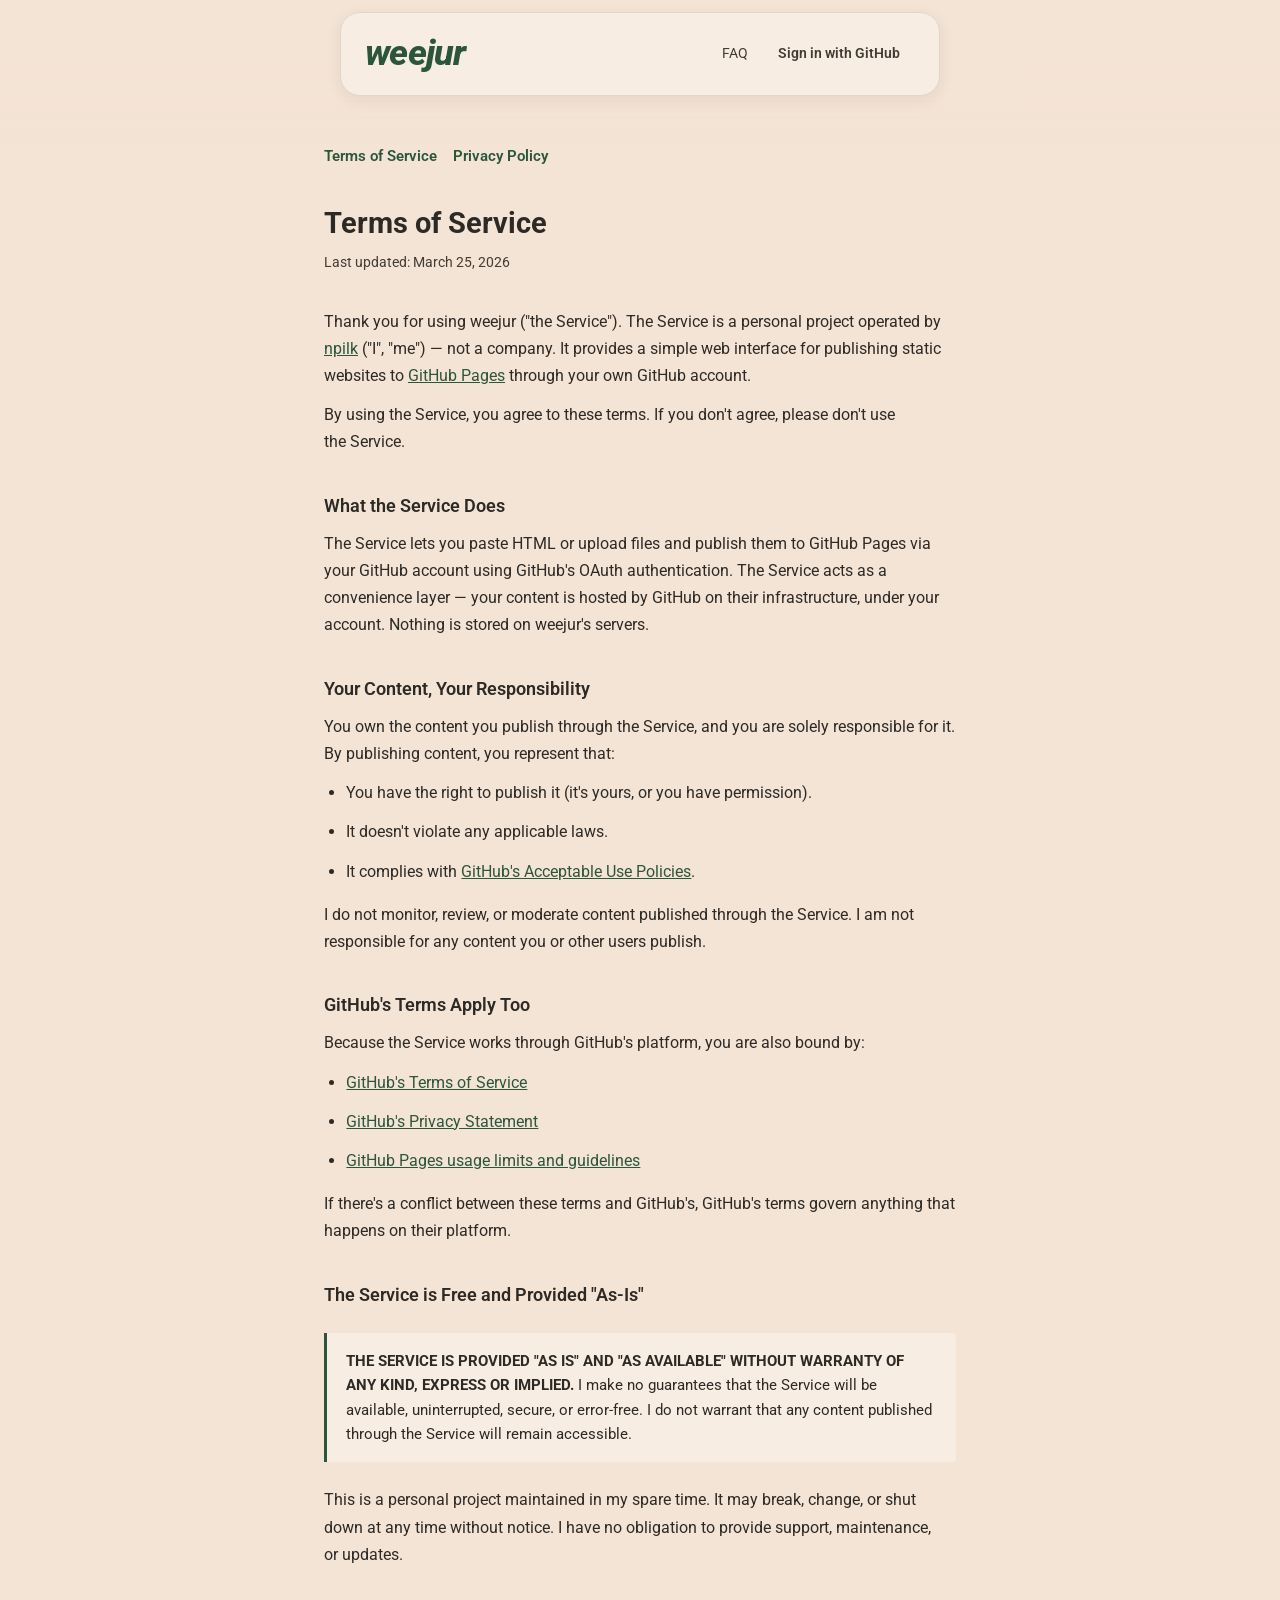
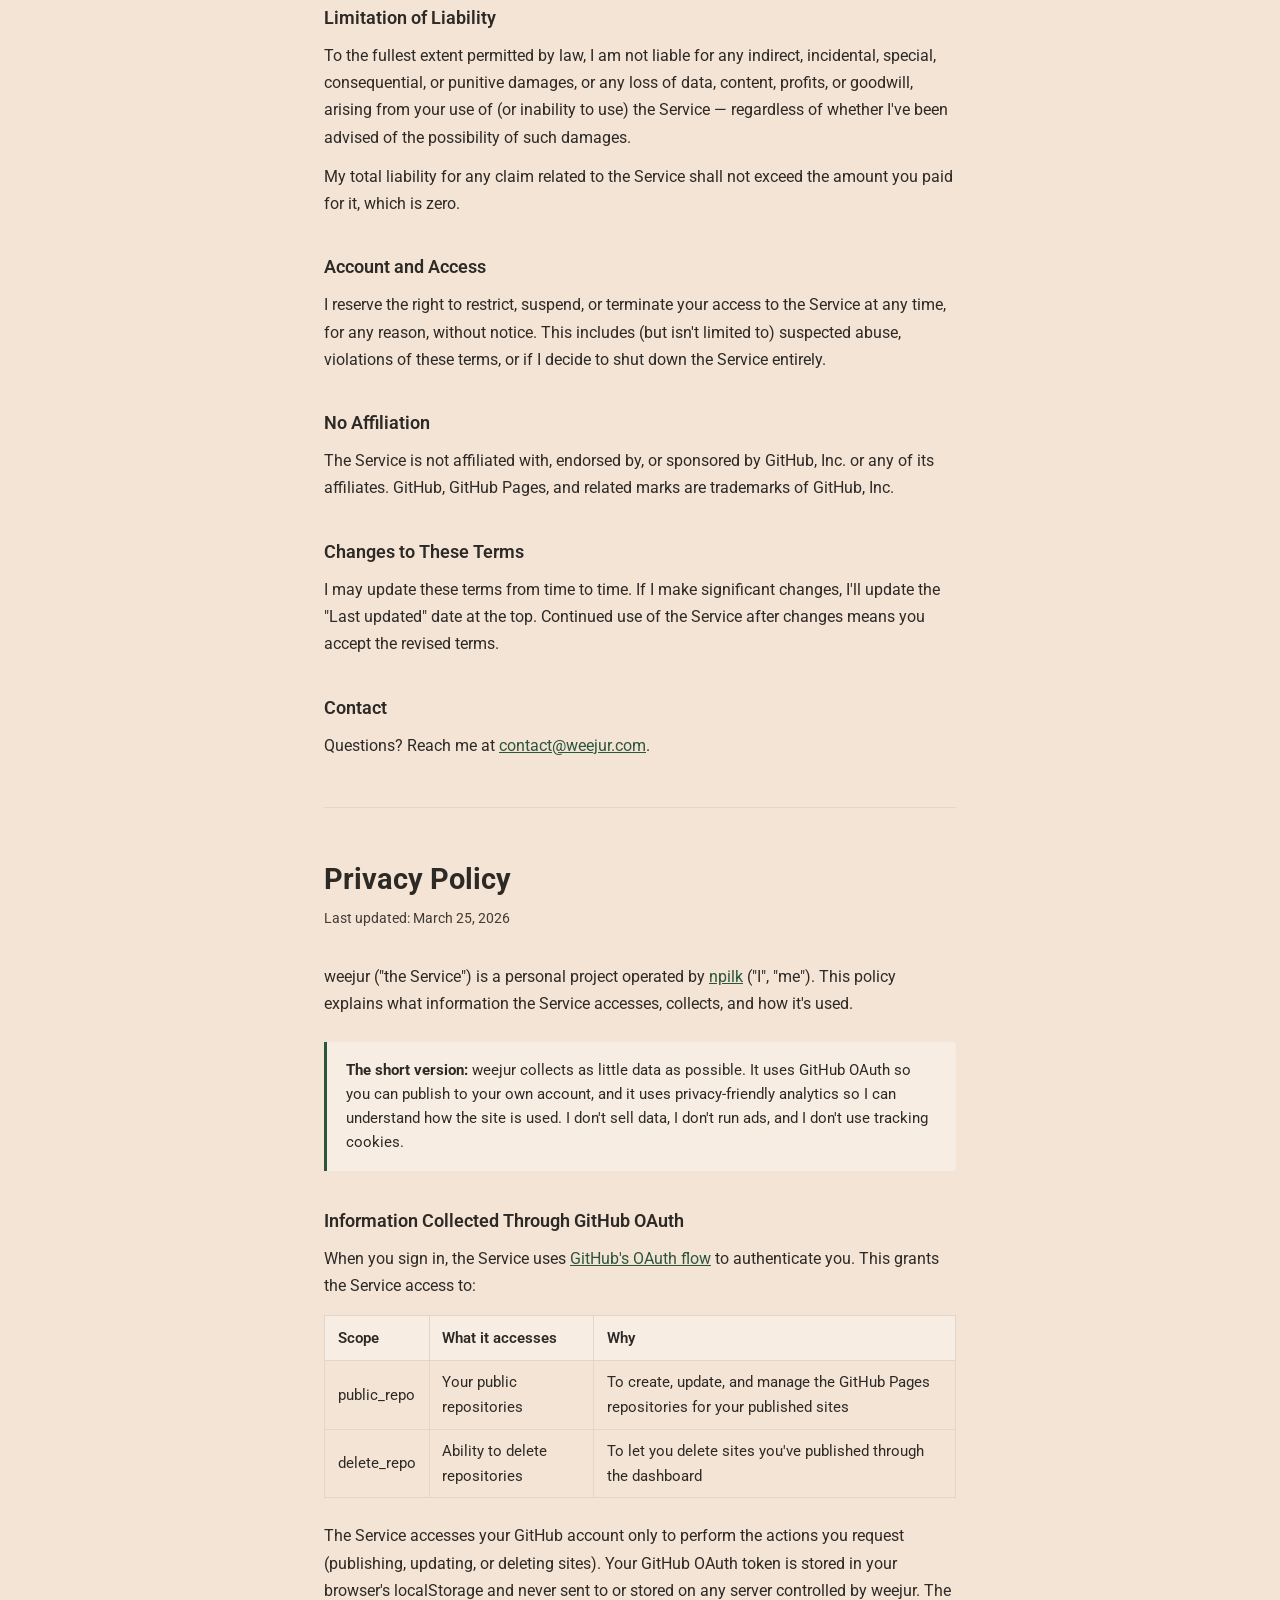
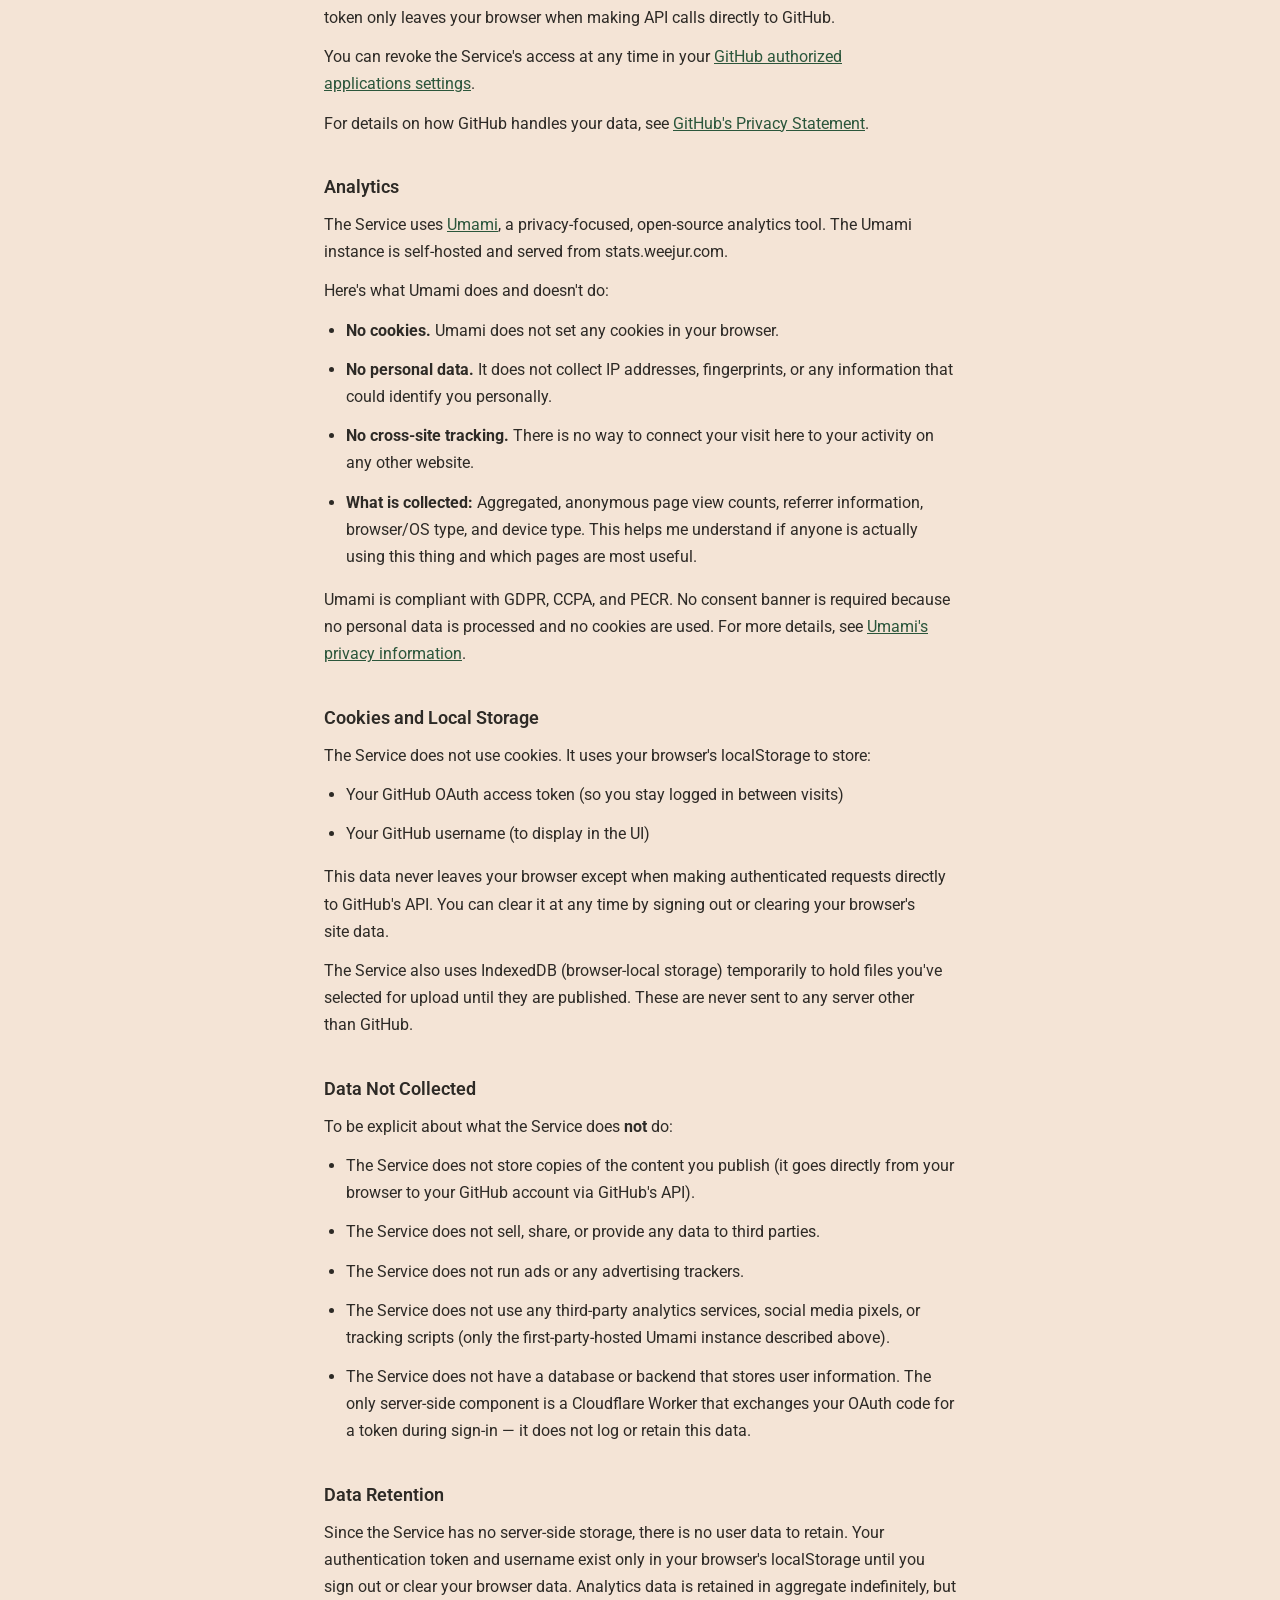
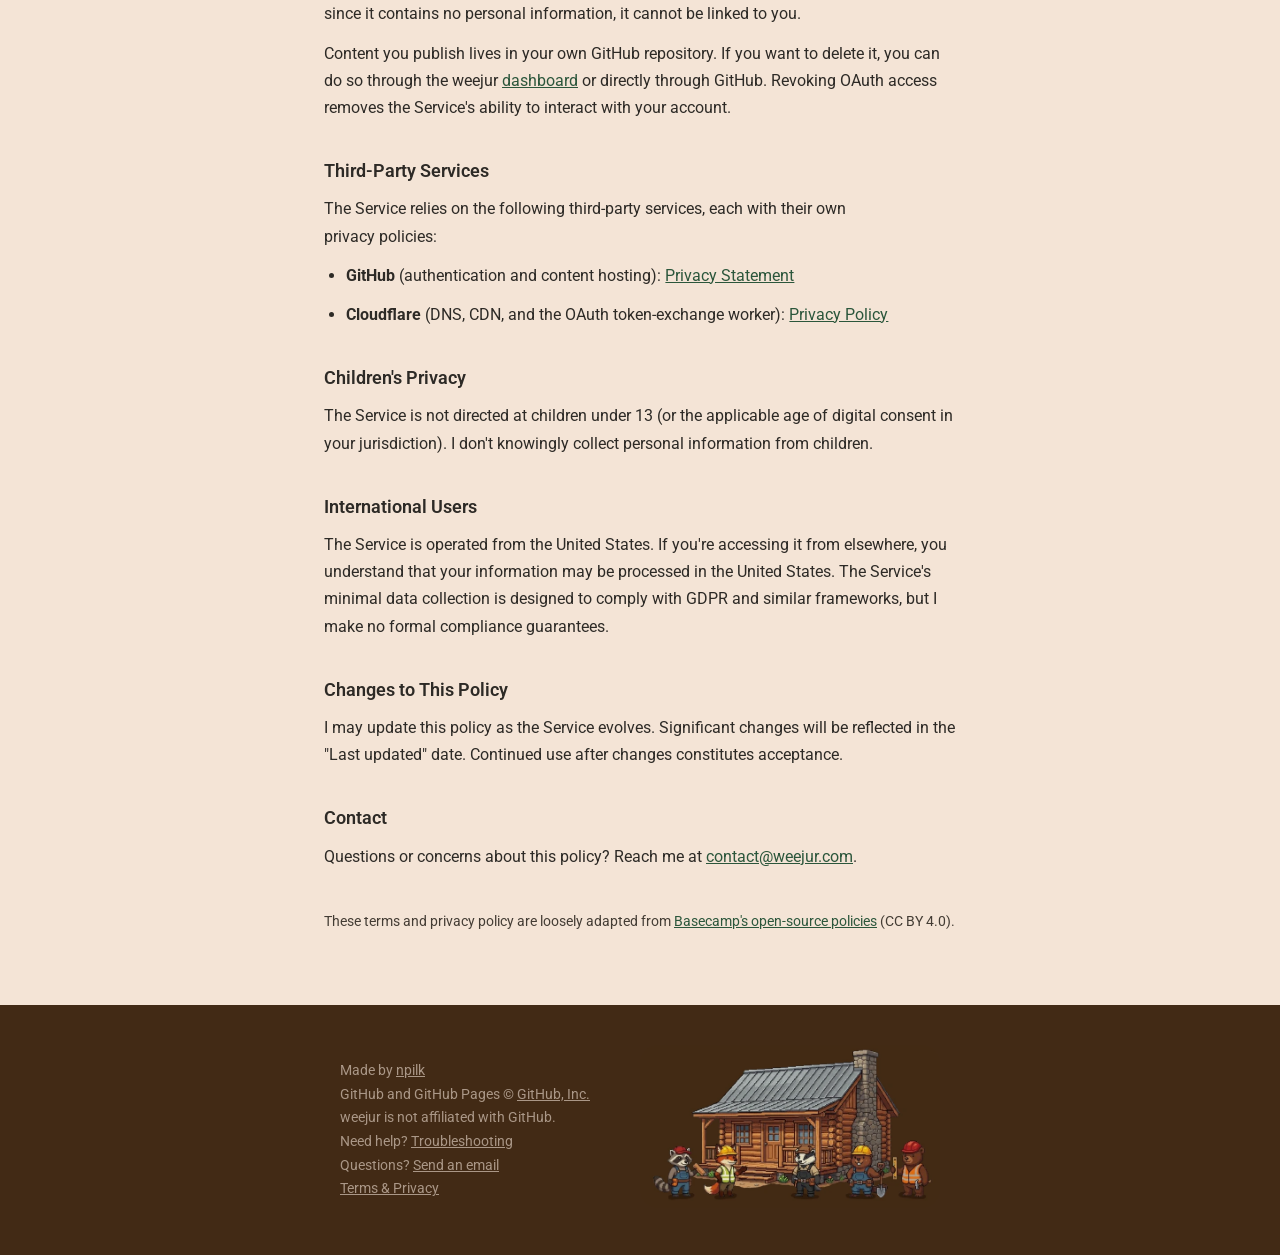
<file: legal.html>
<!DOCTYPE html>
<html lang="en">
<head>
  <meta charset="UTF-8">
  <meta http-equiv="Content-Security-Policy" content="default-src 'self'; script-src 'self' 'unsafe-inline' https://stats.weejur.com https://static.cloudflareinsights.com; style-src 'self' 'unsafe-inline'; font-src 'self'; connect-src 'self' https://api.github.com https://auth.weejur.com https://stats.weejur.com; img-src 'self' data:;">
  <meta name="viewport" content="width=device-width, initial-scale=1.0">
  <link rel="preload" href="/fonts/Roboto-VariableFont.woff2" as="font" type="font/woff2" crossorigin>
  <link rel="preload" href="/fonts/Roboto-Italic-subset.woff2" as="font" type="font/woff2" crossorigin>
  <title>weejur — Terms &amp; Privacy</title>
  <meta property="og:image" content="https://weejur.com/assets/weejur.png">
  <meta name="twitter:card" content="summary_large_image">
  <meta name="twitter:image" content="https://weejur.com/assets/weejur.png">
  <link rel="icon" type="image/png" href="assets/favicon.png">
  <link rel="stylesheet" href="css/style.css">

  <!-- tracking -->
  <script defer src="https://stats.weejur.com/script.js" data-website-id="b946017f-b414-4cab-8166-3e4735fc5c7e"></script>

  <style>
    .legal-content {
      max-width: 680px;
      margin: 0 auto;
      padding: 40px 24px 60px;
    }

    .legal-content h1 {
      font-size: 1.8rem;
      font-weight: 700;
      margin-bottom: 0.3rem;
    }

    .legal-content .last-updated {
      color: var(--text-muted);
      font-size: 0.9rem;
      margin-bottom: 2rem;
    }

    .legal-content h2 {
      font-size: 1.15rem;
      font-weight: 600;
      margin-top: 2.2rem;
      margin-bottom: 0.6rem;
    }

    .legal-content p,
    .legal-content li {
      margin-bottom: 0.75rem;
      font-size: 1rem;
      line-height: 1.7;
    }

    .legal-content ul {
      padding-left: 1.4rem;
      margin-bottom: 1rem;
    }

    .legal-content a {
      color: var(--primary);
      text-decoration: underline;
    }

    .legal-content a:hover {
      color: var(--primary-hover);
    }

    .legal-content .callout {
      background: var(--bg-card);
      border-left: 3px solid var(--primary);
      padding: 1rem 1.2rem;
      margin: 1.5rem 0;
      border-radius: 0 4px 4px 0;
      font-size: 0.95rem;
    }

    .legal-content table {
      width: 100%;
      border-collapse: collapse;
      margin: 1rem 0 1.5rem;
      font-size: 0.95rem;
    }

    .legal-content th,
    .legal-content td {
      text-align: left;
      padding: 0.6rem 0.8rem;
      border: 1px solid var(--border);
    }

    .legal-content th {
      background: var(--bg-card);
      font-weight: 600;
    }

    .legal-divider {
      border: none;
      border-top: 1px solid var(--border);
      margin: 3rem 0;
    }

    .legal-nav {
      display: flex;
      gap: 16px;
      margin-bottom: 2rem;
      margin-top: 2rem;
    }

    .legal-nav a {
      color: var(--primary);
      font-weight: 600;
      text-decoration: none;
      font-size: 0.95rem;
    }

    .legal-nav a:hover {
      text-decoration: underline;
    }
  </style>
</head>
<body>
  <nav class="nav-bar">
    <a href="/" class="nav-logo">weejur</a>
    <div class="nav-right"></div>
  </nav>

  <a name="terms" id="terms"></a>

  <div class="legal-content">

    <nav class="legal-nav">
      <a href="#terms">Terms of Service</a>
      <a href="#privacy">Privacy Policy</a>
    </nav>

    <h1>Terms of Service</h1>
    <p class="last-updated">Last updated: March 25, 2026</p>

    <p>Thank you for using weejur ("the Service"). The Service is a personal project operated by <a href="https://npilk.com/">npilk</a> ("I", "me") — not a company. It provides a simple web interface for publishing static websites to <a href="https://pages.github.com">GitHub Pages</a> through your own GitHub account.</p>

    <p>By using the Service, you agree to these terms. If you don't agree, please don't use the Service.</p>

    <h2>What the Service Does</h2>

    <p>The Service lets you paste HTML or upload files and publish them to GitHub Pages via your GitHub account using GitHub's OAuth authentication. The Service acts as a convenience layer — your content is hosted by GitHub on their infrastructure, under your account. Nothing is stored on weejur's servers.</p>

    <h2>Your Content, Your Responsibility</h2>

    <p>You own the content you publish through the Service, and you are solely responsible for it. By publishing content, you represent that:</p>
    <ul>
      <li>You have the right to publish it (it's yours, or you have permission).</li>
      <li>It doesn't violate any applicable laws.</li>
      <li>It complies with <a href="https://docs.github.com/en/site-policy/acceptable-use-policies/github-acceptable-use-policies">GitHub's Acceptable Use Policies</a>.</li>
    </ul>

    <p>I do not monitor, review, or moderate content published through the Service. I am not responsible for any content you or other users publish.</p>

    <h2>GitHub's Terms Apply Too</h2>

    <p>Because the Service works through GitHub's platform, you are also bound by:</p>
    <ul>
      <li><a href="https://docs.github.com/en/site-policy/github-terms/github-terms-of-service">GitHub's Terms of Service</a></li>
      <li><a href="https://docs.github.com/en/site-policy/privacy-policies/github-general-privacy-statement">GitHub's Privacy Statement</a></li>
      <li><a href="https://docs.github.com/en/pages/getting-started-with-github-pages/about-github-pages#limits-on-use-of-github-pages">GitHub Pages usage limits and guidelines</a></li>
    </ul>

    <p>If there's a conflict between these terms and GitHub's, GitHub's terms govern anything that happens on their platform.</p>

    <h2>The Service is Free and Provided "As-Is"</h2>

    <div class="callout">
      <strong>THE SERVICE IS PROVIDED "AS IS" AND "AS AVAILABLE" WITHOUT WARRANTY OF ANY KIND, EXPRESS OR IMPLIED.</strong> I make no guarantees that the Service will be available, uninterrupted, secure, or error-free. I do not warrant that any content published through the Service will remain accessible.
    </div>

    <p>This is a personal project maintained in my spare time. It may break, change, or shut down at any time without notice. I have no obligation to provide support, maintenance, or updates.</p>

    <h2>Limitation of Liability</h2>

    <p>To the fullest extent permitted by law, I am not liable for any indirect, incidental, special, consequential, or punitive damages, or any loss of data, content, profits, or goodwill, arising from your use of (or inability to use) the Service — regardless of whether I've been advised of the possibility of such damages.</p>

    <p>My total liability for any claim related to the Service shall not exceed the amount you paid for it, which is zero.</p>

    <h2>Account and Access</h2>

    <p>I reserve the right to restrict, suspend, or terminate your access to the Service at any time, for any reason, without notice. This includes (but isn't limited to) suspected abuse, violations of these terms, or if I decide to shut down the Service entirely.</p>

    <h2>No Affiliation</h2>

    <p>The Service is not affiliated with, endorsed by, or sponsored by GitHub, Inc. or any of its affiliates. GitHub, GitHub Pages, and related marks are trademarks of GitHub, Inc.</p>

    <h2>Changes to These Terms</h2>

    <p>I may update these terms from time to time. If I make significant changes, I'll update the "Last updated" date at the top. Continued use of the Service after changes means you accept the revised terms.</p>

    <a id="privacy" name="privacy"></a>
    <h2>Contact</h2>

    <p>Questions? Reach me at <a href="mailto:contact@weejur.com">contact@weejur.com</a>.</p>

    <hr class="legal-divider">

    <h1>Privacy Policy</h1>
    <p class="last-updated">Last updated: March 25, 2026</p>

    <p>weejur ("the Service") is a personal project operated by <a href="https://npilk.com/">npilk</a> ("I", "me"). This policy explains what information the Service accesses, collects, and how it's used.</p>

    <div class="callout">
      <strong>The short version:</strong> weejur collects as little data as possible. It uses GitHub OAuth so you can publish to your own account, and it uses privacy-friendly analytics so I can understand how the site is used. I don't sell data, I don't run ads, and I don't use tracking cookies.
    </div>

    <h2>Information Collected Through GitHub OAuth</h2>

    <p>When you sign in, the Service uses <a href="https://docs.github.com/en/apps/oauth-apps/building-oauth-apps/authorizing-oauth-apps">GitHub's OAuth flow</a> to authenticate you. This grants the Service access to:</p>

    <table>
      <tr>
        <th>Scope</th>
        <th>What it accesses</th>
        <th>Why</th>
      </tr>
      <tr>
        <td>public_repo</td>
        <td>Your public repositories</td>
        <td>To create, update, and manage the GitHub Pages repositories for your published sites</td>
      </tr>
      <tr>
        <td>delete_repo</td>
        <td>Ability to delete repositories</td>
        <td>To let you delete sites you've published through the dashboard</td>
      </tr>
    </table>

    <p>The Service accesses your GitHub account only to perform the actions you request (publishing, updating, or deleting sites). Your GitHub OAuth token is stored in your browser's localStorage and never sent to or stored on any server controlled by weejur. The token only leaves your browser when making API calls directly to GitHub.</p>

    <p>You can revoke the Service's access at any time in your <a href="https://github.com/settings/applications">GitHub authorized applications settings</a>.</p>

    <p>For details on how GitHub handles your data, see <a href="https://docs.github.com/en/site-policy/privacy-policies/github-general-privacy-statement">GitHub's Privacy Statement</a>.</p>

    <h2>Analytics</h2>

    <p>The Service uses <a href="https://umami.is">Umami</a>, a privacy-focused, open-source analytics tool. The Umami instance is self-hosted and served from stats.weejur.com.</p>

    <p>Here's what Umami does and doesn't do:</p>

    <ul>
      <li><strong>No cookies.</strong> Umami does not set any cookies in your browser.</li>
      <li><strong>No personal data.</strong> It does not collect IP addresses, fingerprints, or any information that could identify you personally.</li>
      <li><strong>No cross-site tracking.</strong> There is no way to connect your visit here to your activity on any other website.</li>
      <li><strong>What is collected:</strong> Aggregated, anonymous page view counts, referrer information, browser/OS type, and device type. This helps me understand if anyone is actually using this thing and which pages are most useful.</li>
    </ul>

    <p>Umami is compliant with GDPR, CCPA, and PECR. No consent banner is required because no personal data is processed and no cookies are used. For more details, see <a href="https://umami.is/privacy">Umami's privacy information</a>.</p>

    <h2>Cookies and Local Storage</h2>

    <p>The Service does not use cookies. It uses your browser's localStorage to store:</p>
    <ul>
      <li>Your GitHub OAuth access token (so you stay logged in between visits)</li>
      <li>Your GitHub username (to display in the UI)</li>
    </ul>
    <p>This data never leaves your browser except when making authenticated requests directly to GitHub's API. You can clear it at any time by signing out or clearing your browser's site data.</p>

    <p>The Service also uses IndexedDB (browser-local storage) temporarily to hold files you've selected for upload until they are published. These are never sent to any server other than GitHub.</p>

    <h2>Data Not Collected</h2>

    <p>To be explicit about what the Service does <strong>not</strong> do:</p>
    <ul>
      <li>The Service does not store copies of the content you publish (it goes directly from your browser to your GitHub account via GitHub's API).</li>
      <li>The Service does not sell, share, or provide any data to third parties.</li>
      <li>The Service does not run ads or any advertising trackers.</li>
      <li>The Service does not use any third-party analytics services, social media pixels, or tracking scripts (only the first-party-hosted Umami instance described above).</li>
      <li>The Service does not have a database or backend that stores user information. The only server-side component is a Cloudflare Worker that exchanges your OAuth code for a token during sign-in — it does not log or retain this data.</li>
    </ul>

    <h2>Data Retention</h2>

    <p>Since the Service has no server-side storage, there is no user data to retain. Your authentication token and username exist only in your browser's localStorage until you sign out or clear your browser data. Analytics data is retained in aggregate indefinitely, but since it contains no personal information, it cannot be linked to you.</p>

    <p>Content you publish lives in your own GitHub repository. If you want to delete it, you can do so through the weejur <a href="/dashboard">dashboard</a> or directly through GitHub. Revoking OAuth access removes the Service's ability to interact with your account.</p>

    <h2>Third-Party Services</h2>

    <p>The Service relies on the following third-party services, each with their own privacy policies:</p>
    <ul>
      <li><strong>GitHub</strong> (authentication and content hosting): <a href="https://docs.github.com/en/site-policy/privacy-policies/github-general-privacy-statement">Privacy Statement</a></li>
      <li><strong>Cloudflare</strong> (DNS, CDN, and the OAuth token-exchange worker): <a href="https://www.cloudflare.com/privacypolicy/">Privacy Policy</a></li>
    </ul>

    <h2>Children's Privacy</h2>

    <p>The Service is not directed at children under 13 (or the applicable age of digital consent in your jurisdiction). I don't knowingly collect personal information from children.</p>

    <h2>International Users</h2>

    <p>The Service is operated from the United States. If you're accessing it from elsewhere, you understand that your information may be processed in the United States. The Service's minimal data collection is designed to comply with GDPR and similar frameworks, but I make no formal compliance guarantees.</p>

    <h2>Changes to This Policy</h2>

    <p>I may update this policy as the Service evolves. Significant changes will be reflected in the "Last updated" date. Continued use after changes constitutes acceptance.</p>

    <h2>Contact</h2>

    <p>Questions or concerns about this policy? Reach me at <a href="mailto:contact@weejur.com">contact@weejur.com</a>.</p>

    <p style="margin-top: 2.5rem; color: var(--text-muted); font-size: 0.85rem;">These terms and privacy policy are loosely adapted from <a href="https://github.com/basecamp/policies">Basecamp's open-source policies</a> (CC BY 4.0).</p>

  </div>

  <footer class="landing-footer">
    <div class="footer-inner">
      <div class="footer-text">
        <p>Made by <a href="https://npilk.com" target="_blank" rel="noopener">npilk</a></p>
        <p>GitHub and GitHub Pages &copy; <a href="https://github.com" target="_blank" rel="noopener">GitHub, Inc.</a></p>
        <p>weejur is not affiliated with GitHub.</p>
        <p>Need help? <a href="/faq#troubleshooting">Troubleshooting</a></p>
        <p>Questions? <a href="mailto:contact@weejur.com">Send an email</a></p>
        <p><a href="/legal">Terms &amp; Privacy</a></p>
      </div>
      <div class="footer-image">
        <img src="assets/cabin-complete.webp" alt="Animal construction workers smiling in front of a finished log cabin">
      </div>
    </div>
  </footer>

  <script src="js/shared.js"></script>
  <script>initNavbar();</script>
</body>
</html>
</file>
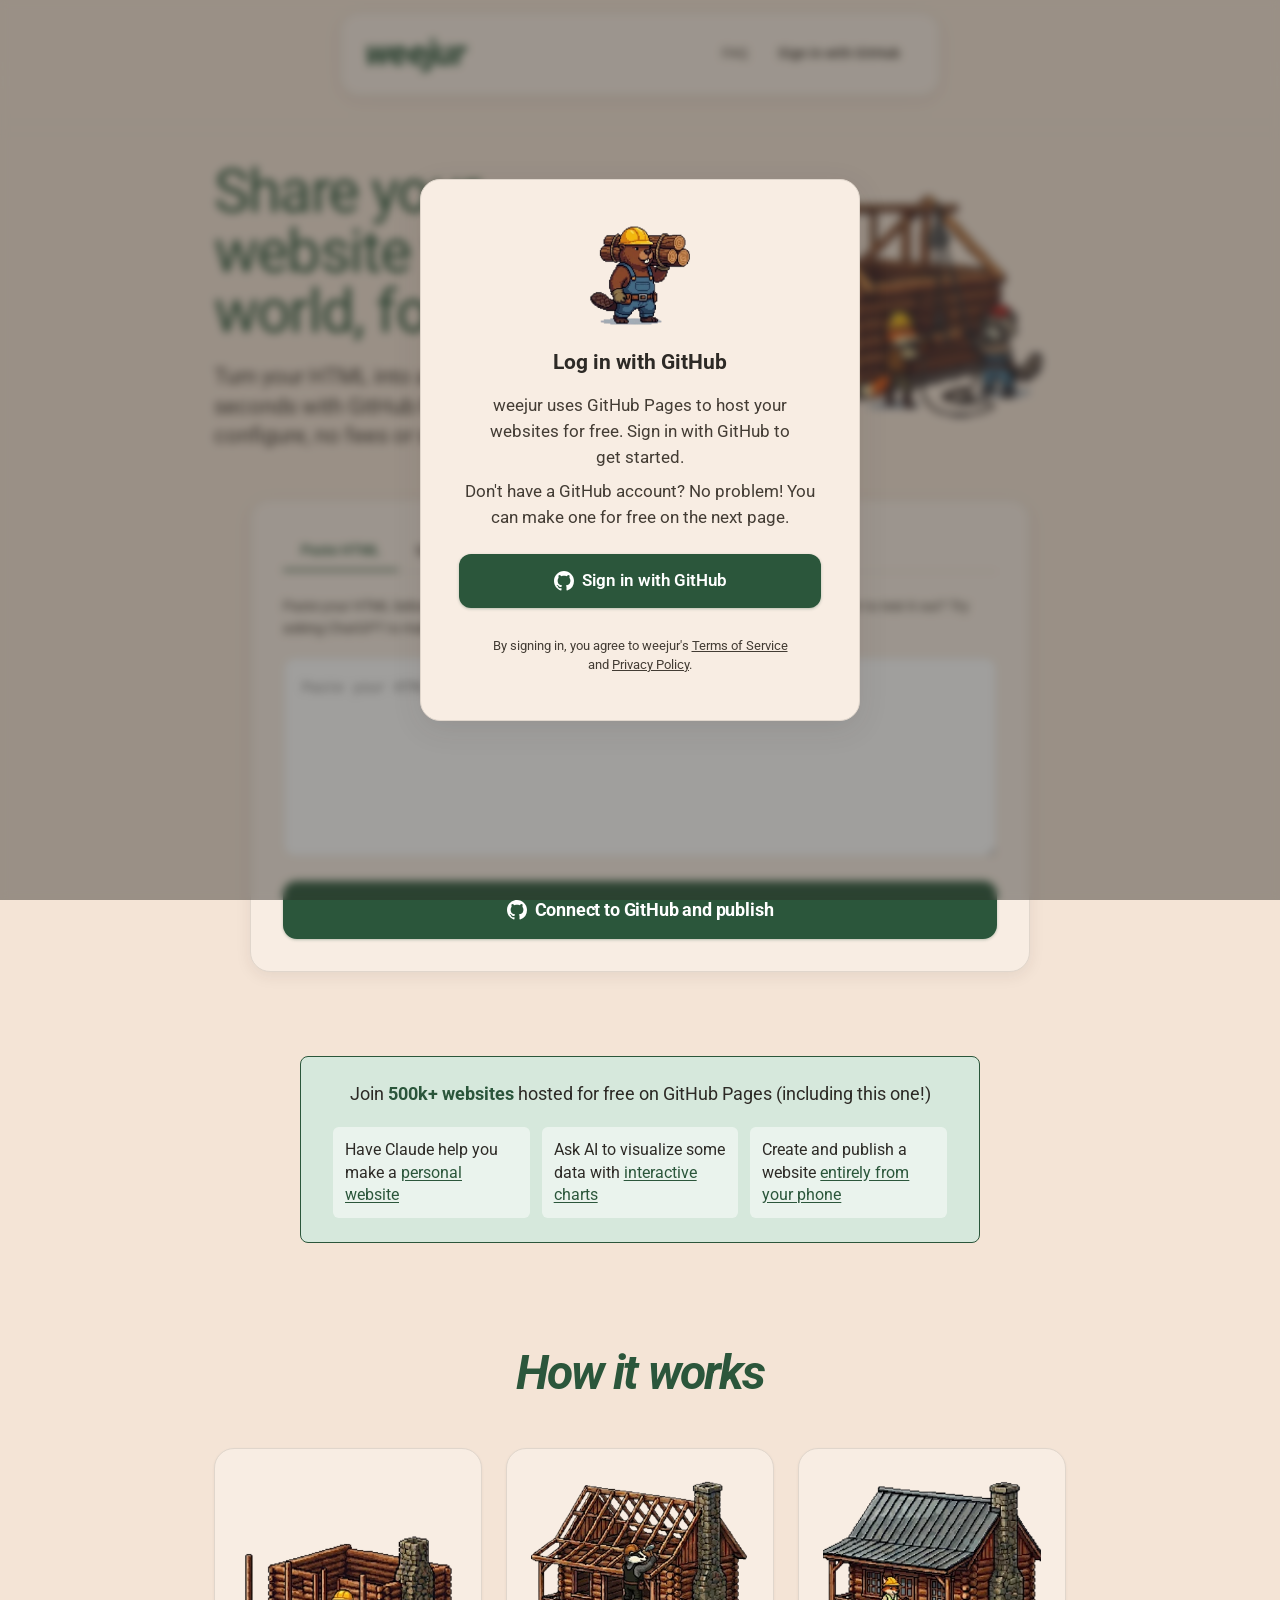
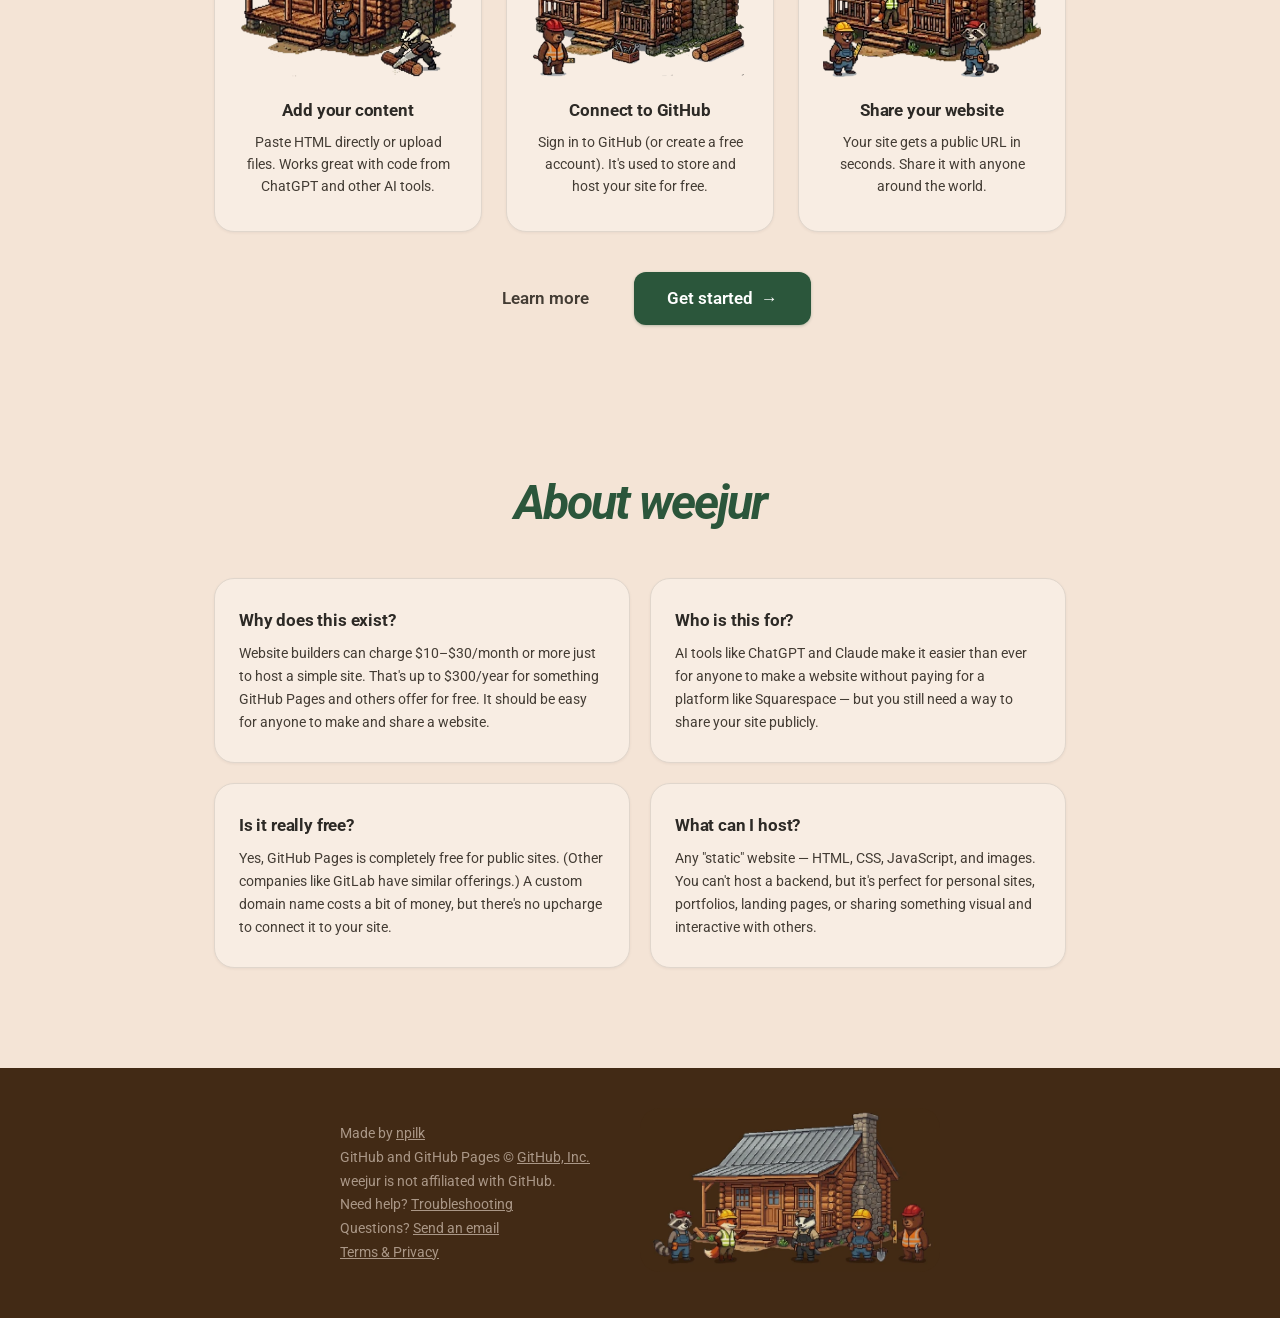
<file: new.html>
<!DOCTYPE html>
<html lang="en">
<head>
  <meta charset="UTF-8">
  <meta http-equiv="Content-Security-Policy" content="default-src 'self'; script-src 'self' 'unsafe-inline' https://stats.weejur.com https://static.cloudflareinsights.com; style-src 'self' 'unsafe-inline'; font-src 'self'; connect-src 'self' https://api.github.com https://auth.weejur.com https://stats.weejur.com; img-src 'self' data:;">
  <meta name="viewport" content="width=device-width, initial-scale=1.0">
  <link rel="preload" href="/fonts/Roboto-VariableFont.woff2" as="font" type="font/woff2" crossorigin>
  <link rel="preload" href="/fonts/Roboto-Italic-subset.woff2" as="font" type="font/woff2" crossorigin>
  <title>weejur — Publish a new site</title>
  <meta property="og:image" content="https://weejur.com/assets/weejur.png">
  <meta name="twitter:card" content="summary_large_image">
  <meta name="twitter:image" content="https://weejur.com/assets/weejur.png">
  <link rel="icon" type="image/png" href="assets/favicon.png">
  <link rel="stylesheet" href="css/style.css">

  <!-- tracking -->
  <script defer src="https://stats.weejur.com/script.js" data-website-id="b946017f-b414-4cab-8166-3e4735fc5c7e"></script>

</head>
<body>
  <nav class="nav-bar">
    <a href="/" class="nav-logo">weejur</a>
    <div class="nav-right"></div>
  </nav>

  <div class="container">
    <!-- Step: Choose Files -->
    <section id="step-files" class="step active">
      <h2 id="files-heading">Add your website content</h2>
      <div class="tab-bar">
        <button id="tab-paste" class="tab active" data-tab="paste">Paste HTML</button>
        <button id="tab-upload" class="tab" data-tab="upload">Upload files</button>
      </div>
      <div id="panel-paste" class="tab-panel">
        <p>Paste your HTML below — for example, code from ChatGPT or another AI chatbot. This will become your site's <code>index.html</code>.</p>
        <textarea id="html-paste" class="html-paste" placeholder="Paste your HTML here..." spellcheck="false"></textarea>
        <div style="text-align: right;">
          <button id="btn-paste-next" class="btn btn-primary">Next &rarr;</button>
        </div>
      </div>
      <div id="panel-upload" class="tab-panel" hidden>
        <p style="margin-bottom:0.5rem;">Select the folder containing your website files (HTML, CSS, images, etc). If you used an AI chatbot to create your site, download the files first and put them in a folder.</p>
        <p id="upload-warning" class="paste-hint"><strong>Warning:</strong> Uploaded files will be public on the web. Make sure you choose the right files.</p>
        <div id="drop-zone" class="drop-zone">
          <div class="drop-zone-content">
            <svg viewBox="0 0 24 24" width="48" height="48" fill="none" stroke="currentColor" stroke-width="1.5"><path d="M21 15v4a2 2 0 01-2 2H5a2 2 0 01-2-2v-4M17 8l-5-5-5 5M12 3v12"/></svg>
            <p>Drag and drop your folder here</p>
            <p class="drop-zone-alt">or</p>
            <div class="pick-buttons">
              <button id="btn-pick-folder" class="btn btn-secondary">Choose a folder</button>
              <button id="btn-pick-files" class="btn btn-secondary">Choose individual files</button>
            </div>
            <input type="file" id="folder-input" multiple webkitdirectory hidden>
            <input type="file" id="file-input" multiple hidden>
          </div>
        </div>
        <div id="file-list" class="file-list" hidden>
          <h3>Selected files:</h3>
          <ul id="file-list-items"></ul>
          <div class="file-actions">
            <button id="btn-clear-files" class="btn btn-secondary btn-muted btn-small">Clear and re-select</button>
            <button id="btn-files-next" class="btn btn-primary">Next &rarr;</button>
          </div>
        </div>
      </div>
    </section>

    <!-- Step: Name Your Site (hidden in update mode) -->
    <section id="step-name" class="step">
      <h2>Name your site</h2>
      <p>This will be part of your website's URL.</p>
      <div class="name-input-group">
        <input type="text" id="site-name" placeholder="my-awesome-site" autocomplete="off" spellcheck="false">
        <div class="url-preview">Your site will be at: <strong id="url-preview-text">https://username.github.io/my-awesome-site</strong></div>
      </div>
      <div id="name-error" class="error" hidden></div>
      <button id="btn-publish" class="btn btn-primary btn-large">Publish my site!</button>
    </section>

    <!-- Step: Publishing -->
    <section id="step-publishing" class="step">
      <h2 id="publishing-heading">Publishing your site...</h2>
      <div class="progress-steps">
        <div id="ps-repo" class="progress-step">Creating a home for your files...</div>
        <div id="ps-upload" class="progress-step">Uploading your files...</div>
        <div id="ps-enable" class="progress-step">Turning on your website...</div>
      </div>
    </section>

    <!-- Error state -->
    <section id="step-error" class="step">
      <h2>Something went wrong</h2>
      <p id="error-message"></p>
      <div class="done-actions">
        <button id="btn-retry" class="btn btn-primary">Try again</button>
        <a href="/dashboard" class="btn btn-secondary">Go to dashboard</a>
      </div>
    </section>
  </div>

  <footer class="landing-footer">
    <div class="footer-inner">
      <div class="footer-text">
        <p>Made by <a href="https://npilk.com" target="_blank" rel="noopener">npilk</a></p>
        <p>GitHub and GitHub Pages &copy; <a href="https://github.com" target="_blank" rel="noopener">GitHub, Inc.</a></p>
        <p>weejur is not affiliated with GitHub.</p>
        <p>Need help? <a href="/faq#troubleshooting">Troubleshooting</a></p>
        <p>Questions? <a href="mailto:contact@weejur.com">Send an email</a></p>
        <p><a href="/legal">Terms &amp; Privacy</a></p>
      </div>
      <div class="footer-image">
        <img src="assets/cabin-complete.webp" alt="Animal construction workers smiling in front of a finished log cabin">
      </div>
    </div>
  </footer>

  <script src="js/shared.js"></script>
  <script src="js/new.js"></script>
</body>
</html>
</file>
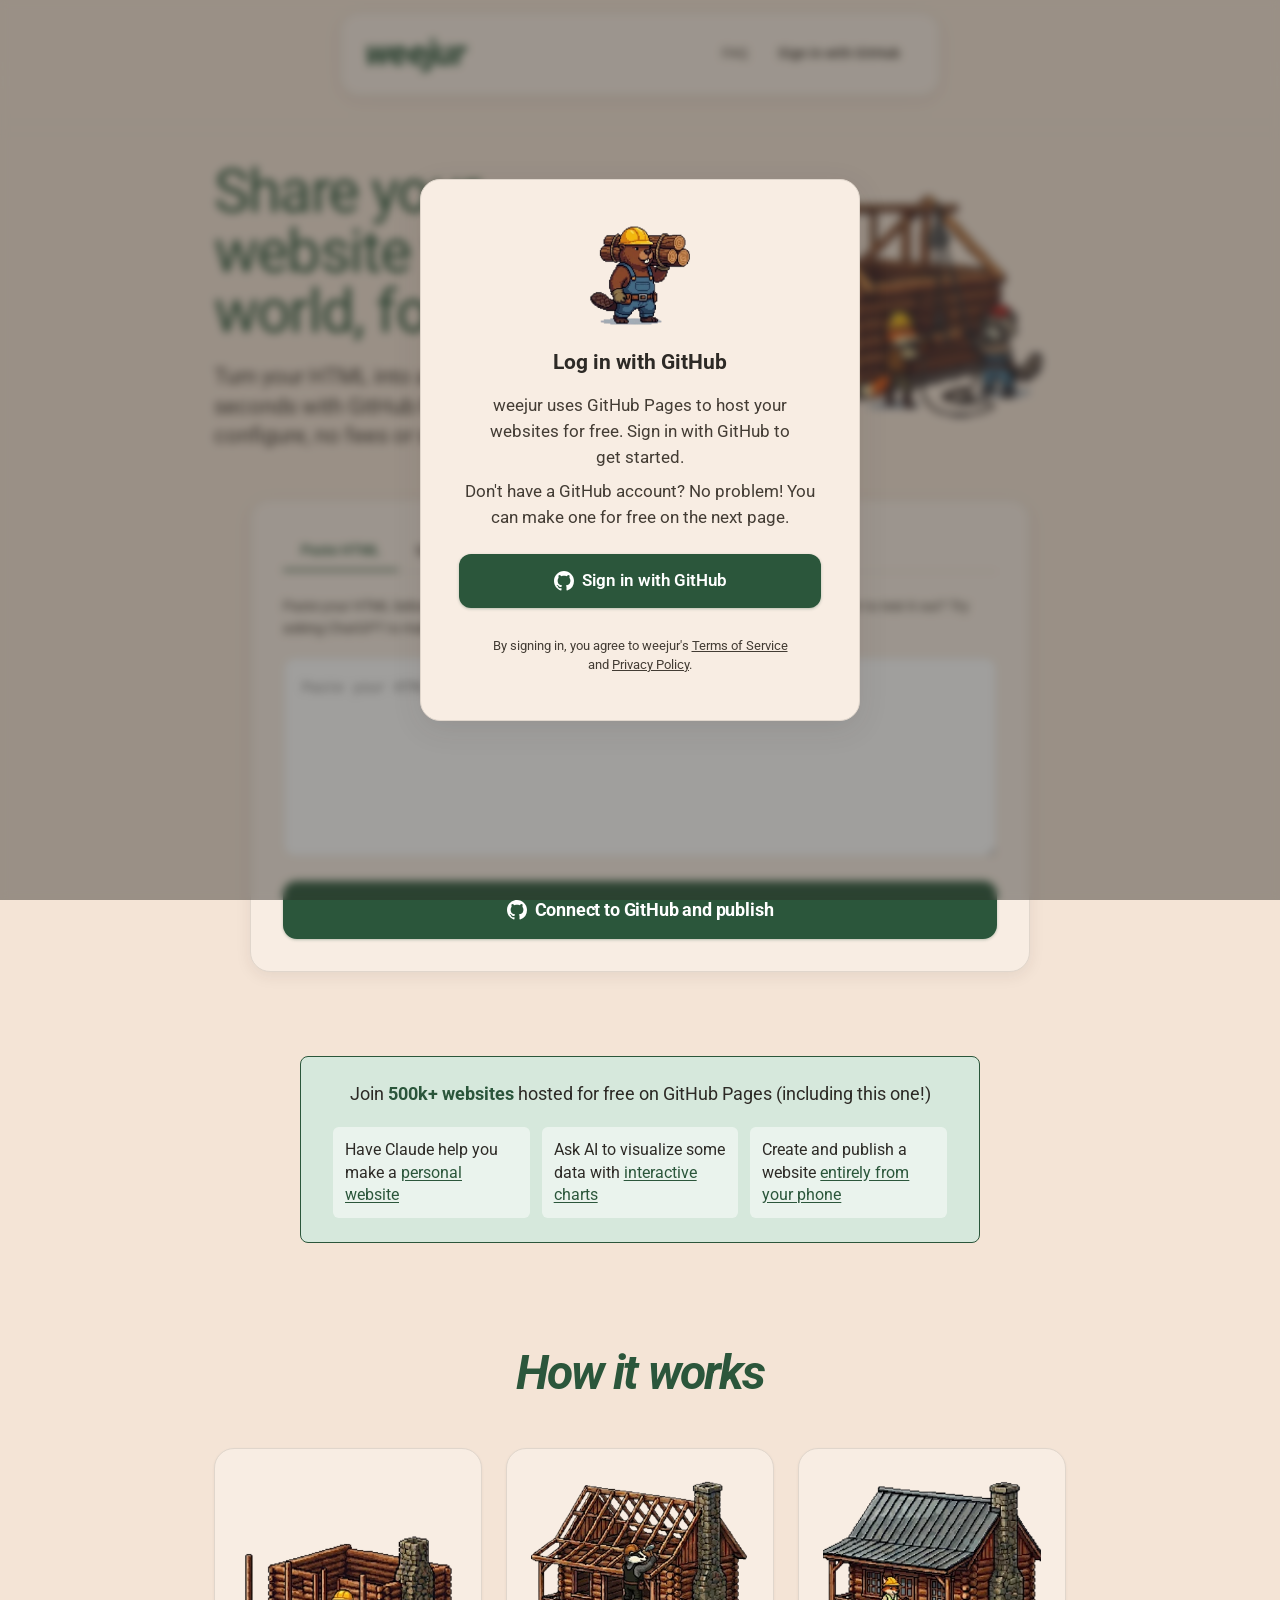
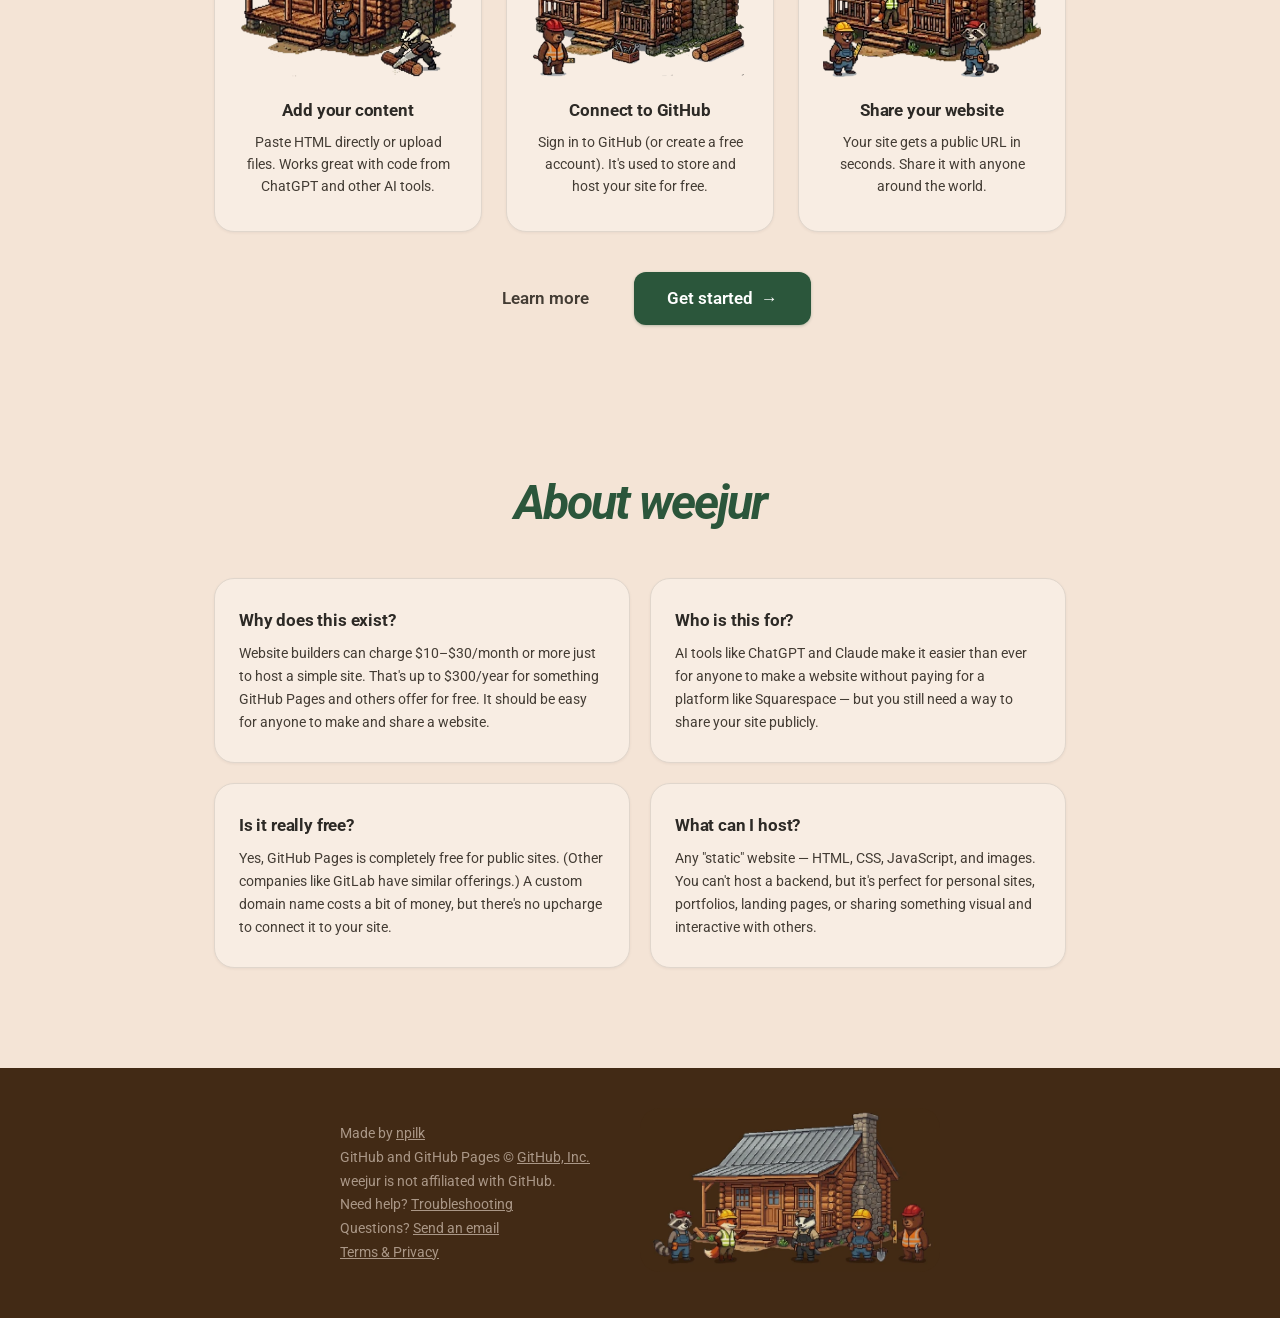
<file: published.html>
<!DOCTYPE html>
<html lang="en">
<head>
  <meta charset="UTF-8">
  <meta http-equiv="Content-Security-Policy" content="default-src 'self'; script-src 'self' 'unsafe-inline' https://stats.weejur.com https://static.cloudflareinsights.com; style-src 'self' 'unsafe-inline'; font-src 'self'; connect-src 'self' https://api.github.com https://auth.weejur.com https://stats.weejur.com; img-src 'self' data:;">
  <meta name="viewport" content="width=device-width, initial-scale=1.0">
  <link rel="preload" href="/fonts/Roboto-VariableFont.woff2" as="font" type="font/woff2" crossorigin>
  <link rel="preload" href="/fonts/Roboto-Italic-subset.woff2" as="font" type="font/woff2" crossorigin>
  <title>weejur — Site published!</title>
  <meta property="og:image" content="https://weejur.com/assets/weejur.png">
  <meta name="twitter:card" content="summary_large_image">
  <meta name="twitter:image" content="https://weejur.com/assets/weejur.png">
  <link rel="icon" type="image/png" href="assets/favicon.png">
  <link rel="stylesheet" href="css/style.css">
</head>
<body>
  <nav class="nav-bar">
    <a href="/" class="nav-logo">weejur</a>
    <div class="nav-right"></div>
  </nav>

  <div class="container">
    <section class="step active">
      <h2 id="done-heading">Your site has been published</h2>
      <div id="site-status-checking" class="site-status site-status-checking" hidden>
        <div class="site-status-body">
          <div class="site-status-text">
            <p class="site-status-title">Checking if your site is live... <span class="site-status-spinner"></span></p>
            <p class="site-status-hint">This usually takes 30 seconds to a minute.</p>
          </div>
          <img src="assets/loading.webp" alt="Loading" class="site-status-img">
        </div>
      </div>
      <div id="site-status-live" class="site-status site-status-live" hidden>
        <div class="site-status-body">
          <div class="site-status-text">
            <p class="site-status-live-text">Your site is live!</p>
            <p class="site-status-hint">Click the link below to visit your site. Or, copy the link to share with others.</p>
          </div>
          <img src="assets/success.webp" alt="Success" class="site-status-img">
        </div>
      </div>
      <div id="site-status-slow" class="site-status" hidden>
        <p class="site-status-slow-text">This is taking longer than expected. Your site may still be deploying — try visiting the link below.</p>
      </div>
      <div class="site-url-box">
        <a id="site-url" href="#" target="_blank" rel="noopener"></a>
        <button id="btn-copy-url" class="btn btn-secondary btn-small">Copy link</button>
      </div>
      <p class="done-help">Having issues? <a href="/faq#troubleshooting">Troubleshooting</a></p>
      <div class="done-actions-buttons">
        <a id="btn-update-site" href="#" class="btn btn-primary">Update this site again</a>
        <a href="/dashboard" class="btn btn-secondary btn-muted">See all websites</a>
        <button id="btn-new-site" class="btn btn-secondary btn-muted">Publish another site</button>
      </div>
    </section>
  </div>

  <footer class="landing-footer">
    <div class="footer-inner">
      <div class="footer-text">
        <p>Made by <a href="https://npilk.com" target="_blank" rel="noopener">npilk</a></p>
        <p>GitHub and GitHub Pages &copy; <a href="https://github.com" target="_blank" rel="noopener">GitHub, Inc.</a></p>
        <p>weejur is not affiliated with GitHub.</p>
        <p>Need help? <a href="/faq#troubleshooting">Troubleshooting</a></p>
        <p>Questions? <a href="mailto:contact@weejur.com">Send an email</a></p>
        <p><a href="/legal">Terms &amp; Privacy</a></p>
      </div>
      <div class="footer-image">
        <img src="assets/cabin-complete.webp" alt="Animal construction workers smiling in front of a finished log cabin">
      </div>
    </div>
  </footer>

  <script src="js/shared.js"></script>
  <script src="js/published.js"></script>
</body>
</html>
</file>
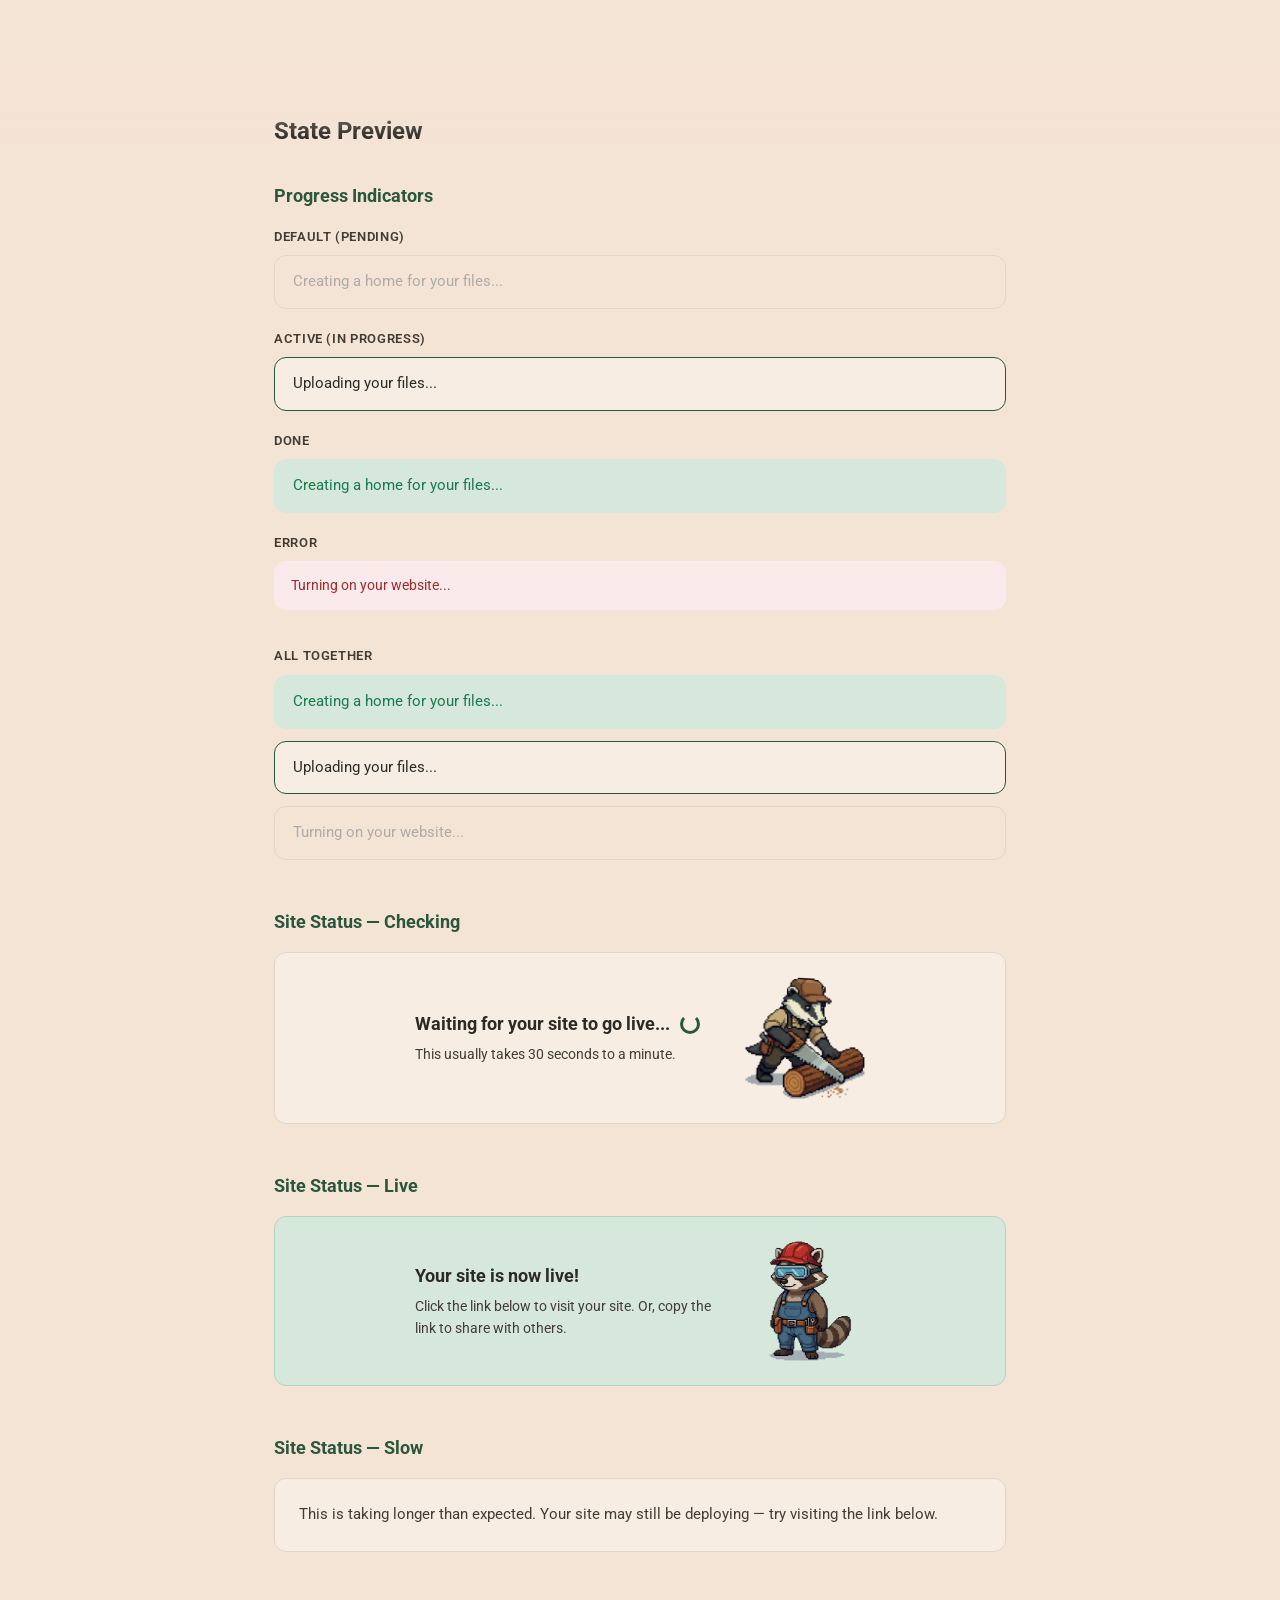
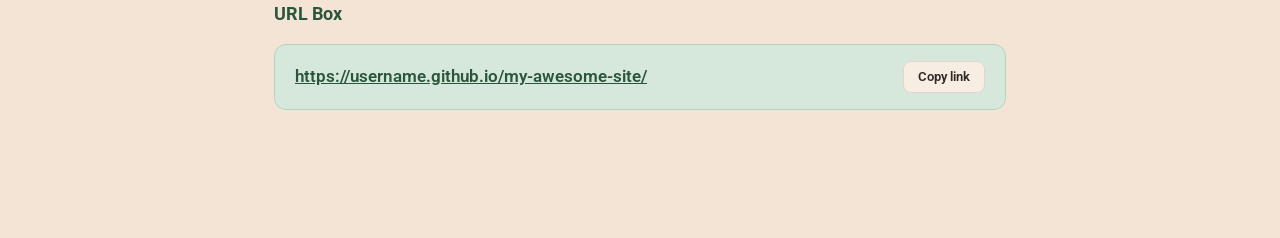
<file: test-states.html>
<!DOCTYPE html>
<html lang="en">
<head>
  <meta charset="UTF-8">
  <meta name="viewport" content="width=device-width, initial-scale=1.0">
  <title>weejur — State Preview</title>
  <link rel="stylesheet" href="style.css">
  <style>
    .preview-section {
      margin-bottom: 48px;
    }
    .preview-section h3 {
      font-size: 1.1rem;
      font-weight: 700;
      margin-bottom: 16px;
      color: var(--primary);
    }
    .preview-label {
      font-size: 0.8rem;
      font-weight: 600;
      color: var(--text-muted);
      text-transform: uppercase;
      letter-spacing: 0.05em;
      margin-bottom: 8px;
      margin-top: 20px;
    }
    .preview-label:first-of-type {
      margin-top: 0;
    }
  </style>
</head>
<body>
  <div class="container" style="padding-top: 40px;">
    <h2 style="margin-bottom: 32px;">State Preview</h2>

    <!-- Progress Steps -->
    <div class="preview-section">
      <h3>Progress Indicators</h3>

      <p class="preview-label">Default (pending)</p>
      <div class="progress-steps">
        <div class="progress-step">Creating a home for your files...</div>
      </div>

      <p class="preview-label">Active (in progress)</p>
      <div class="progress-steps">
        <div class="progress-step active">Uploading your files...</div>
      </div>

      <p class="preview-label">Done</p>
      <div class="progress-steps">
        <div class="progress-step done">Creating a home for your files...</div>
      </div>

      <p class="preview-label">Error</p>
      <div class="progress-steps">
        <div class="progress-step error">Turning on your website...</div>
      </div>

      <p class="preview-label">All together</p>
      <div class="progress-steps">
        <div class="progress-step done">Creating a home for your files...</div>
        <div class="progress-step active">Uploading your files...</div>
        <div class="progress-step">Turning on your website...</div>
      </div>
    </div>

    <!-- Site Status: Checking -->
    <div class="preview-section">
      <h3>Site Status — Checking</h3>
      <div class="site-status site-status-checking">
        <div class="site-status-body">
          <div class="site-status-text">
            <p class="site-status-title">Waiting for your site to go live... <span class="site-status-spinner"></span></p>
            <p class="site-status-hint">This usually takes 30 seconds to a minute.</p>
          </div>
          <img src="loading.png" alt="Loading" class="site-status-img">
        </div>
      </div>
    </div>

    <!-- Site Status: Live -->
    <div class="preview-section">
      <h3>Site Status — Live</h3>
      <div class="site-status site-status-live">
        <div class="site-status-body">
          <div class="site-status-text">
            <p class="site-status-live-text">Your site is now live!</p>
            <p class="site-status-hint">Click the link below to visit your site. Or, copy the link to share with others.</p>
          </div>
          <img src="success.png" alt="Success" class="site-status-img">
        </div>
      </div>
    </div>

    <!-- Site Status: Slow -->
    <div class="preview-section">
      <h3>Site Status — Slow</h3>
      <div class="site-status" style="background: var(--bg-card); border: 1px solid var(--border); color: var(--text-muted);">
        <p class="site-status-slow-text">This is taking longer than expected. Your site may still be deploying — try visiting the link below.</p>
      </div>
    </div>

    <!-- URL Box -->
    <div class="preview-section">
      <h3>URL Box</h3>
      <div class="site-url-box">
        <a href="#" target="_blank">https://username.github.io/my-awesome-site/</a>
        <button class="btn btn-secondary btn-small">Copy link</button>
      </div>
    </div>

  </div>
</body>
</html>
</file>
<file: css/style.css>
/* =============================================================================
   weejur — Design System
   ============================================================================= */

@font-face {
  font-family: 'Roboto';
  src: url('../fonts/Roboto-VariableFont.woff2') format('woff2');
  font-weight: 100 900;
  font-style: normal;
  font-display: swap;
}

@font-face {
  font-family: 'Roboto';
  src: url('../fonts/Roboto-Italic-subset.woff2') format('woff2');
  font-weight: 100 900;
  font-style: italic;
  font-display: swap;
  unicode-range: U+0020, U+0041-005A, U+0061-007A;
}

@font-face {
  font-family: 'Roboto';
  src: url('../fonts/Roboto-Italic-VariableFont.woff2') format('woff2');
  font-weight: 100 900;
  font-style: italic;
  font-display: swap;
  unicode-range: U+0021-0040, U+005B-0060, U+007B-10FFFF;
}

* {
  margin: 0;
  padding: 0;
  box-sizing: border-box;
}

[hidden] {
  display: none !important;
}

p, li {
  text-wrap: pretty;
}

:root {
  --primary: #2B563B;
  --primary-hover: #1F3F2B;
  --primary-light: #D6E8DC;
  --red: #DD3C2E;
  --red-hover: #C4311F;
  --red-light: #FBEAEC;

  --bg: #F4E4D6;
  --bg-card: #f8ede3;
  --text: #2D2A26;
  --text-muted: #433c34;
  --text-light: #B0AAA6;
  --border: #E0D6CC;
  --border-focus: var(--primary);
  --shadow-sm: 0 1px 3px rgba(45, 42, 38, 0.06);
  --shadow-md: 0 4px 16px rgba(45, 42, 38, 0.08);
  --shadow-lg: 0 8px 30px rgba(45, 42, 38, 0.1);
  --radius: 12px;
  --radius-lg: 20px;
}

html {
  background: var(--bg);
  overscroll-behavior: none;
}

body {
  font-family: 'Roboto', -apple-system, BlinkMacSystemFont, "Segoe UI", sans-serif;
  background: var(--bg);
  color: var(--text);
  line-height: 1.6;
  min-height: 100vh;
  -webkit-font-smoothing: antialiased;
  display: flex;
  flex-direction: column;
}

/* =============================================================================
   Typography
   ============================================================================= */

.wordmark {
  font-weight: 800;
  font-style: italic;
  letter-spacing: -0.03em;
  color: var(--primary);
}

/* =============================================================================
   Nav bar
   ============================================================================= */

.nav-bar {
  display: flex;
  align-items: center;
  justify-content: space-between;
  padding: 12px 24px;
  max-width: 600px;
  margin: 0 auto;
  position: fixed;
  top: 12px;
  left: 12px;
  right: 12px;
  z-index: 50;
  background: #f8ede3;
  border-radius: var(--radius-lg);
  box-shadow: var(--shadow-md);
  border: 1px solid var(--border);
}

body::before {
  content: '';
  position: fixed;
  top: 0;
  left: 0;
  right: 0;
  height: 140px;
  background: linear-gradient(to bottom, var(--bg) 60px, transparent);
  z-index: 49;
  pointer-events: none;
}

.nav-logo {
  font-size: 36px;
  font-weight: 800;
  font-style: italic;
  color: var(--primary);
  text-decoration: none;
  letter-spacing: -0.02em;
}

nav .btn-small {
  font-size: 0.9rem;
}

.nav-right {
  display: flex;
  align-items: center;
  gap: 0;
}

.nav-right a {
  font-weight:400;
}

.nav-right span {
  font-size: 0.9rem;
  color: var(--text-muted);
  font-weight: 600;
}

.nav-account {
  position: relative;
}

.nav-dropdown {
  position: absolute;
  top: calc(100% + 8px);
  right: 0;
  background: var(--bg-card);
  border: 1px solid var(--border);
  border-radius: var(--radius);
  box-shadow: var(--shadow-md);
  min-width: 200px;
  z-index: 100;
  overflow: hidden;
}

.nav-dropdown-header {
  padding: 12px 16px;
  font-size: 0.875rem;
  color: var(--text-muted);
  border-bottom: 1px solid var(--border);
}

.nav-dropdown-item {
  display: block;
  width: 100%;
  padding: 10px 16px;
  font-size: 0.875rem;
  line-height: 1.6;
  color: var(--text);
  text-decoration: none;
  text-align: left;
  background: none;
  border: none;
  cursor: pointer;
  font-family: inherit;
}

.nav-dropdown-item:hover {
  background: rgba(0, 0, 0, 0.04);
}

.nav-hamburger {
  display: none;
  background: none;
  border: none;
  cursor: pointer;
  padding: 4px;
  color: var(--text-muted);
}

/* Offset page content below fixed nav */
body {
  padding-top: 72px;
}

/* =============================================================================
   Buttons
   ============================================================================= */

.btn {
  display: inline-flex;
  align-items: center;
  justify-content: center;
  gap: 8px;
  padding: 10px 20px;
  border: 1px solid transparent;
  border-radius: 10px;
  font-family: inherit;
  font-size: 0.925rem;
  font-weight: 600;
  cursor: pointer;
  transition: all 0.2s ease;
  text-decoration: none;
  line-height: 1.4;
}

.btn:disabled {
  opacity: 0.45;
  cursor: not-allowed;
}

.btn-primary {
  background: var(--primary);
  color: white;
  box-shadow: 0 1px 3px rgba(43, 86, 59, 0.3);
}

.btn-primary:hover:not(:disabled) {
  background: var(--primary-hover);
  box-shadow: 0 2px 8px rgba(43, 86, 59, 0.35);
  transform: translateY(-1px);
}

.btn-secondary {
  background: var(--bg-card);
  color: var(--text);
  border-color: var(--border);
}

.btn-secondary:hover:not(:disabled) {
  background: var(--primary-light);
  border-color: var(--primary);
  color: var(--primary);
}

.btn-secondary.btn-muted:hover:not(:disabled) {
  background: var(--bg);
  border-color: #D8D2CE;
  color: var(--text);
}

.btn-ghost {
  background: transparent;
  color: var(--text-muted);
  padding: 8px 14px;
}

.btn-ghost:hover:not(:disabled) {
  background: rgba(0, 0, 0, 0.04);
  color: var(--text);
}

.btn-danger {
  background: var(--red);
  color: white;
  border-color: var(--red);
}

.btn-danger:hover:not(:disabled) {
  background: var(--red-hover);
}

.btn-large {
  padding: 14px 32px;
  font-size: 1.05rem;
  border-radius: var(--radius);
}

.btn-small {
  padding: 6px 14px;
  font-size: 0.8rem;
  border-radius: 8px;
}

.btn-cta {
  padding: 16px 40px;
  font-size: 1.1rem;
  border-radius: 14px;
  font-weight: 700;
  letter-spacing: -0.01em;
}

/* =============================================================================
   Container
   ============================================================================= */

.container {
  width: 100%;
  max-width: 780px;
  margin: 0 auto;
  padding: 80px 24px;
}

/* =============================================================================
   Landing Page — Hero
   ============================================================================= */

.landing {
  overflow-x: hidden;
}

.hero {
  position: relative;
  padding: 90px 24px 60px;
  overflow: hidden;
  max-width: 900px;
  margin: 0 auto;
}

.hero-content {
  display: flex;
  align-items: center;
  gap: 48px;
  margin-bottom: 10px;
}

.hero-left {
  flex: 4;
}

.hero-headline {
  font-size: 60px;
  font-weight: 400;
  line-height: 1.0;
  color: var(--primary);
  letter-spacing: -0.03em;
}

.hero-headline em {
  font-weight: 800;
  font-style: italic;
}

.hero-sub {
  font-size: 22px;
  color: var(--text-muted);
  margin: 20px 0 0;
  line-height: 1.35;
}

.hero-right {
  flex: 3;
}

.hero-right .hero-img-wrap {
  position: relative;
  width: 100%;
  padding-bottom: 65.1%; /* 403/619 — reserves space before image loads */
  height: 0;
  overflow: hidden;
}

.hero-right img {
  position: absolute;
  top: 0;
  left: 0;
  width: 100%;
  height: 100%;
  object-fit: cover;
  border-radius: var(--radius-lg);
}

.hero-picker {
  max-width: 780px;
  margin: 48px auto 0;
}

.landing-picker {
  background: #f8ede3;
  border-radius: var(--radius-lg);
  padding: 32px;
  box-shadow: var(--shadow-md);
  border: 1px solid var(--border);
  text-align: left;
}

.landing-picker .paste-hint {
  color: var(--text-muted);
  font-size: 0.9rem;
  margin-bottom: 16px;
  line-height: 1.55;
}

.landing-picker .html-paste,
.landing-picker .drop-zone {
  margin-bottom: 0;
}

.landing-cta {
  width: 100%;
  margin-top: 24px;
}

/* =============================================================================
   Landing Page — How It Works
   ============================================================================= */

.how-it-works {
  padding: 60px 24px 80px;
  max-width: 900px;
  margin: 0 auto;
}

.section-heading {
  font-size: 3rem;
  font-weight: 700;
  letter-spacing: -0.04em;
  margin-bottom: 36px;
  color: var(--primary);
  text-align: center;
}

.steps-grid {
  display: grid;
  grid-template-columns: repeat(3, 1fr);
  gap: 24px;
}

.step-card {
  background: #f8ede3;
  border-radius: var(--radius-lg);
  padding: 32px 24px;
  text-align: center;
  box-shadow: var(--shadow-sm);
  border: 1px solid var(--border);
  transition: transform 0.2s ease, box-shadow 0.2s ease;
  max-width: 300px;
  margin: 0 auto;
}

.step-card:hover {
  transform: translateY(-3px);
  box-shadow: var(--shadow-md);
}

.step-image {
  width: 100%;
  aspect-ratio: 10 / 9;
  object-fit: cover;
  object-position: bottom;
  border-radius: var(--radius);
  margin-bottom: 12px;
}

.step-card h3 {
  font-size: 1.05rem;
  font-weight: 700;
  margin-bottom: 8px;
  letter-spacing: -0.01em;
}

.step-card p {
  font-size: 0.9rem;
  color: var(--text-muted);
  line-height: 1.55;
}

/* =============================================================================
   Landing Page — Social Proof
   ============================================================================= */

.examples-callout {
  max-width: 680px;
  margin: 24px auto 32px;
  padding: 24px 32px;
  background: var(--primary-light);
  border: 1px solid var(--primary);
  border-radius: 8px;
}

.examples-header {
  font-size: 1.15rem;
  color: var(--text);
  font-weight: 400;
  text-align: center;
  margin-bottom: 20px;
  line-height: 1.4;
}

.examples-header strong {
  color: var(--primary);
  font-weight: 700;
}

.examples-list {
  display: grid;
  grid-template-columns: repeat(3, 1fr);
  gap: 12px;
}

.example-item {
  padding: 12px;
  border-radius: 6px;
  background: rgba(255, 255, 255, 0.5);
  text-decoration: none;
  color: var(--text);
  font-size: 1rem;
  line-height: 1.4;
  transition: background 0.15s;
}

.example-item:hover {
  background: rgba(255, 255, 255, 0.8);
}

.example-link {
  color: var(--primary);
  text-decoration: underline;
  text-underline-offset: 2px;
}

/* =============================================================================
   Landing Page — About / FAQ
   ============================================================================= */

.about-section {
  max-width: 900px;
  margin: 0 auto;
  padding: 60px 24px 100px;
}

.about-grid {
  display: grid;
  grid-template-columns: repeat(2, 1fr);
  gap: 20px;
}

.about-card {
  background: var(--bg-card);
  border-radius: var(--radius-lg);
  padding: 28px 24px;
  box-shadow: var(--shadow-sm);
  border: 1px solid var(--border);
}

.about-card h3 {
  font-size: 1.05rem;
  font-weight: 700;
  margin-bottom: 8px;
  letter-spacing: -0.01em;
}

.about-card p {
  font-size: 0.9rem;
  color: var(--text-muted);
  line-height: 1.6;
}

/* =============================================================================
   Landing Page — Footer
   ============================================================================= */

.landing-footer {
  background: #422a15;
  padding: 40px 24px;
  margin-top: auto;
}

.footer-inner {
  display: flex;
  align-items: center;
  justify-content: space-between;
  max-width: 600px;
  margin: 0 auto;
  gap: 40px;
}

.footer-text {
  display: flex;
  flex-direction: column;
  gap: 6px;
}

.footer-text p {
  font-size: 0.85rem;
  color: #aa9787;
  line-height: 1.3;
  text-align: left;
}

.landing-footer a {
  color: #aa9787;
  text-decoration: underline;
  font-weight: inherit;
}

.landing-footer a:hover {
  text-decoration: underline;
}

.footer-image {
  flex-shrink: 0;
  max-width: 300px;
}

.footer-image img {
  width: 100%;
  height: auto;
  border-radius: var(--radius-lg);
  opacity:0.9;
}

/* =============================================================================
   Login Modal
   ============================================================================= */

.login-card {
  background: var(--bg-card);
  border-radius: var(--radius-lg);
  padding: 46px 38px;
  max-width: 440px;
  width: 90%;
  box-shadow: var(--shadow-lg);
  border: 1px solid var(--border);
  text-align: center;
}

.login-wordmark {
  font-size: 2.2rem;
  font-weight: 800;
  font-style: italic;
  letter-spacing: -0.04em;
  color: var(--primary);
  margin-bottom: 8px;
}

.login-title {
  font-size: 1.3rem;
  font-weight: 700;
  margin-bottom: 16px;
  color: var(--text);
  line-height:1.3;
}

.login-subtitle {
  font-size: 1.05rem;
  color: var(--text-muted);
  margin-bottom: 8px;
  line-height: 1.55;
}

.login-card .btn {
  width: 100%;
  margin-bottom: 16px;
  margin-top:16px;
}

.login-card .btn svg {
  flex-shrink: 0;
}

.login-footer-text {
  font-size: 0.85rem;
  color: #aa9787;
  line-height: 1.55;
}

.login-footer-text a {
  color: #aa9787;
  text-decoration: none;
  font-weight: 500;
}

.login-footer-text a:hover {
  text-decoration: underline;
}

.login-divider {
  display: flex;
  align-items: center;
  gap: 16px;
  margin-bottom: 20px;
  color: var(--text-light);
  font-size: 0.8rem;
}

.login-divider::before,
.login-divider::after {
  content: '';
  flex: 1;
  height: 1px;
  background: var(--border);
}

/* =============================================================================
   App pages — Steps (new site flow)
   ============================================================================= */

.page-header {
  display: flex;
  align-items: center;
  justify-content: space-between;
  margin-bottom: 24px;
}

.page-title {
  font-size: 1.8rem;
  font-weight: 700;
  letter-spacing: -0.02em;
}

.step {
  display: none;
  background: var(--bg-card);
  border-radius: var(--radius-lg);
  padding: 36px;
  margin-bottom: 20px;
  box-shadow: var(--shadow-sm);
  border: 1px solid var(--border);
}

.step.active {
  display: block;
}

.step-number {
  font-size: 0.8rem;
  font-weight: 700;
  color: var(--primary);
  text-transform: uppercase;
  letter-spacing: 0.06em;
  margin-bottom: 8px;
}

.step h2 {
  font-size: 1.4rem;
  font-weight: 700;
  margin-bottom: 12px;
  letter-spacing: -0.02em;
}

.step > p,
.tab-panel > p {
  color: var(--text-muted);
  margin-bottom: 12px;
  line-height: 1.6;
}

/* =============================================================================
   Tabs
   ============================================================================= */

.tab-bar {
  display: flex;
  gap: 0;
  margin-bottom: 24px;
  border-bottom: 1px solid var(--border);
}

.tab {
  padding: 10px 18px;
  background: none;
  border: none;
  border-bottom: 2px solid transparent;
  font-family: inherit;
  font-size: 0.9rem;
  font-weight: 600;
  color: var(--text-muted);
  cursor: pointer;
  transition: all 0.2s ease;
}

.tab:hover {
  color: var(--text);
}

.tab.active {
  color: var(--primary);
  border-bottom-color: var(--primary);
}

/* =============================================================================
   Paste HTML
   ============================================================================= */

.html-paste {
  display: block;
  width: 100%;
  min-height: 200px;
  margin-bottom: 12px;
  padding: 20px 18px;
  font-size: 0.875rem;
  font-family: "SFMono-Regular", Consolas, "Liberation Mono", monospace;
  border: 1px solid var(--border);
  border-radius: var(--radius);
  resize: vertical;
  line-height: 1.5;
  background: white;
  color: var(--text);
  transition: border-color 0.2s, box-shadow 0.2s;
}

.html-paste:focus {
  outline: none;
  border-color: var(--primary);
  box-shadow: 0 0 0 3px rgba(43, 86, 59, 0.12);
}

/* =============================================================================
   Drop zone
   ============================================================================= */

.drop-zone {
  border: 2px dashed var(--border);
  border-radius: var(--radius-lg);
  margin-bottom: 12px;
  padding: 56px 24px;
  text-align: center;
  transition: all 0.2s ease;
  cursor: pointer;
  background: white;
}

.drop-zone.drag-over {
  border-color: var(--primary);
  background: var(--primary-light);
}

.drop-zone-content svg {
  color: var(--text-light);
  margin-bottom: 16px;
}

.drop-zone-content p {
  color: var(--text-muted);
  margin-bottom: 8px;
}

.drop-zone-alt {
  font-size: 0.8rem;
  color: var(--text-light) !important;
}

.pick-buttons {
  display: flex;
  gap: 8px;
  justify-content: center;
}

.pick-buttons .btn {
  background: #fff;
}

.pick-buttons .btn:hover:not(:disabled) {
  background: var(--primary-light);
  border-color: var(--primary);
  color: var(--primary);
}

/* =============================================================================
   File list
   ============================================================================= */

.file-list {
  margin-top: 20px;
}

.file-list h3 {
  font-size: 0.9rem;
  font-weight: 600;
  margin-bottom: 8px;
}

.file-list ul {
  list-style: none;
  max-height: 200px;
  overflow-y: auto;
  border: 1px solid var(--border);
  border-radius: var(--radius);
  margin-bottom: 16px;
  background: white;
}

.file-list li {
  padding: 7px 14px;
  font-size: 0.825rem;
  font-family: "SFMono-Regular", Consolas, monospace;
  color: var(--text-muted);
  border-bottom: 1px solid var(--border);
}

.file-list li:last-child {
  border-bottom: none;
}

.file-actions {
  display: flex;
  justify-content: space-between;
  align-items: center;
}

/* =============================================================================
   Name input
   ============================================================================= */

.name-input-group {
  margin-bottom: 20px;
}

#site-name {
  width: 100%;
  padding: 12px 16px;
  font-size: 1.05rem;
  border: 1px solid var(--border);
  border-radius: var(--radius);
  font-family: "SFMono-Regular", Consolas, monospace;
  margin-bottom: 8px;
  background: white;
  color: var(--text);
  transition: border-color 0.2s, box-shadow 0.2s;
}

#site-name:focus {
  outline: none;
  border-color: var(--primary);
  box-shadow: 0 0 0 3px rgba(43, 86, 59, 0.12);
}

.url-preview {
  font-size: 0.85rem;
  color: var(--text-muted);
}

.url-preview strong {
  color: var(--primary);
}

/* =============================================================================
   Progress steps
   ============================================================================= */

.progress-steps {
  display: flex;
  flex-direction: column;
  gap: 12px;
}

.progress-step {
  padding: 14px 18px;
  border-radius: var(--radius);
  background: var(--bg);
  color: var(--text-light);
  font-size: 0.925rem;
  transition: all 0.3s ease;
  border: 1px solid var(--border);
}

.progress-step.active {
  background: var(--bg-card);
  color: var(--text);
  border-color: var(--primary);
}

.progress-step.done {
  background: var(--primary-light);
  color: #1A7A4C;
  border-color: transparent;
}

.progress-step.error {
  background: var(--red-light);
  color: #9E2A2A;
  border-color: transparent;
}

/* =============================================================================
   Done — site status
   ============================================================================= */

.site-status {
  padding: 24px;
  margin-bottom: 20px;
  border-radius: var(--radius);
}

.site-status-body {
  display: flex;
  align-items: center;
  gap: 24px;
  max-width: 450px;
  margin: 0 auto;
}

.site-status-text {
  flex: 1;
  text-align: left;
}

.site-status-img {
  width: 120px;
  height: auto;
  flex-shrink: 0;
}

.site-status-title {
  font-weight: 700;
  font-size: 1.1rem;
  display: flex;
  align-items: center;
  gap: 10px;
  color: var(--text);
  line-height: 1.3;
}

.site-status-spinner {
  display: inline-block;
  width: 20px;
  height: 20px;
  border: 3px solid var(--primary);
  border-top-color: transparent;
  border-radius: 50%;
  animation: spin 0.8s linear infinite;
  flex-shrink: 0;
}

@keyframes spin {
  to { transform: rotate(360deg); }
}

.site-status-hint {
  font-size: 0.85rem;
  margin-top: 6px;
  color: var(--text-muted);
}

.site-status-checking {
  background: var(--bg-card);
  border: 1px solid var(--border);
}

.site-status-live {
  background: var(--primary-light);
  border: 1px solid #B5D4BF;
}

.site-status-live-text {
  font-weight: 700;
  font-size: 1.1rem;
  color: var(--text);
}

#site-status-slow {
  background: var(--bg-card);
  border: 1px solid var(--border);
  color: var(--text-muted);
}

.site-status-slow-text {
  font-size: 0.925rem;
}

/* =============================================================================
   Done — URL box
   ============================================================================= */

.site-url-box {
  display: flex;
  align-items: center;
  flex-wrap: wrap;
  gap: 12px;
  background: var(--primary-light);
  border: 1px solid #B5D4BF;
  border-radius: var(--radius);
  padding: 16px 20px;
  margin-bottom: 12px;
}

.site-url-box a {
  flex: 1;
  min-width: 190px;
  color: var(--primary);
  font-size: 1.05rem;
  font-weight: 600;
  word-break: break-all;
}

#done-heading {
  margin-bottom: 20px;
}

.done-help {
  font-size: 0.9rem;
  color: var(--text-muted);
  margin-bottom: 28px !important;
}

.done-help a,
.done-help a:visited {
  color: var(--primary);
}

.done-actions-buttons {
  display: flex;
  flex-wrap: wrap;
  align-items: center;
  gap: 12px;
}

.done-actions-buttons .btn-primary + .btn-muted {
  margin-left: auto;
}

@media (max-width: 700px) {
  .site-url-box a {
    font-size: 14px;
  }
  .site-url-box .btn {
    margin: 0 auto;
  }
  .done-actions-buttons {
    flex-direction: column;
    align-items: center;
    max-width: 400px;
    margin: 0 auto;
  }
  .done-actions-buttons .btn {
    width: 100%;
    text-align: center;
  }
  .done-actions-buttons .btn-primary + .btn-muted {
    margin-left: 0;
  }
  .html-paste,
  .modal-input {
    font-size: 1rem;
  }
}

/* =============================================================================
   Error
   ============================================================================= */

.error {
  background: var(--red-light);
  color: #9E2A2A;
  padding: 12px 16px;
  border-radius: var(--radius);
  margin-bottom: 16px;
  font-size: 0.9rem;
}

/* =============================================================================
   Footer (app pages)
   ============================================================================= */

footer {
  text-align: center;
  margin-top: 40px;
  color: #aa9787;
  font-size: 0.85rem;
}

footer a {
  color: #aa9787;
  text-decoration: none;
}

footer a:hover {
  text-decoration: underline;
}

/* =============================================================================
   Dashboard — Site cards
   ============================================================================= */

.site-list {
  display: flex;
  flex-direction: column;
  gap: 12px;
  margin-bottom:16px;
}

.site-card {
  display: flex;
  align-items: center;
  justify-content: space-between;
  background: var(--bg-card);
  border-radius: var(--radius-lg);
  padding: 24px 28px;
  box-shadow: var(--shadow-sm);
  border: 1px solid var(--border);
  transition: box-shadow 0.2s ease;
}

.site-card:hover {
  box-shadow: var(--shadow-sm);
}

.site-card-info {
  min-width: 0;
  flex: 1;
}

.site-card-name {
  display: flex;
  align-items: center;
  gap: 8px;
  font-size: 1.05rem;
  font-weight: 700;
}

.site-card-copy {
  background: none;
  border: none;
  cursor: pointer;
  color: var(--text-light);
  padding: 2px;
  display: inline-flex;
  align-items: center;
  transition: color 0.2s ease;
}

.site-card-copy:hover {
  color: var(--primary);
}

.site-card-url {
  font-size: 0.95rem;
  color: var(--primary);
  text-decoration: none;
  word-break: break-all;
}

.site-card-url:hover {
  text-decoration: underline;
}

.site-card-repo {
  display: block;
  font-size: 0.875rem;
  color: var(--text-muted);
  text-decoration: underline;
  margin-top: 2px;
}

.site-card-repo:hover {
  color: var(--text-muted);
}

.site-card-actions {
  display: flex;
  gap: 8px;
  margin-left: 16px;
  flex-shrink: 0;
}

/* =============================================================================
   Loading spinner
   ============================================================================= */

.loading-spinner {
  text-align: center;
  padding: 48px 20px;
  color: var(--text-muted);
  font-size: 1rem;
}

/* =============================================================================
   Empty state
   ============================================================================= */

.empty-state {
  text-align: center;
  padding: 56px 24px;
  background: var(--bg-card);
  border-radius: var(--radius-lg);
  box-shadow: var(--shadow-sm);
  border: 1px solid var(--border);
}

.empty-state p {
  color: var(--text-muted);
  margin-bottom: 20px;
  font-size: 1.05rem;
}

/* =============================================================================
   Modal
   ============================================================================= */

.modal-overlay {
  position: fixed;
  inset: 0;
  background: rgba(45, 42, 38, 0.45);
  backdrop-filter: blur(4px);
  -webkit-backdrop-filter: blur(4px);
  display: flex;
  align-items: center;
  justify-content: center;
  z-index: 100;
}

.modal-overlay[hidden] {
  display: none;
}

.modal {
  background: var(--bg-card);
  border-radius: var(--radius-lg);
  padding: 36px;
  max-width: 480px;
  width: 90%;
  box-shadow: var(--shadow-lg);
}

.modal h3 {
  font-size: 1.2rem;
  font-weight: 700;
  margin-bottom: 12px;
}

.modal p {
  color: var(--text-muted);
  margin-bottom: 12px;
  font-size: 0.925rem;
  line-height: 1.55;
}

.modal p strong {
  color: var(--text);
}

.modal-input {
  width: 100%;
  padding: 10px 14px;
  font-size: 0.95rem;
  border: 1px solid var(--border);
  border-radius: var(--radius);
  margin-bottom: 20px;
  font-family: "SFMono-Regular", Consolas, monospace;
  background: white;
  color: var(--text);
  transition: border-color 0.2s, box-shadow 0.2s;
}

.modal-input,
.modal-actions .btn {
  touch-action: manipulation;
}

.modal-input:focus {
  outline: none;
  border-color: var(--red);
  box-shadow: 0 0 0 3px rgba(221, 60, 46, 0.12);
}

/* =============================================================================
   Learn page
   ============================================================================= */

.learn-layout {
  display: flex;
  max-width: 900px;
  margin: 0 auto;
  padding: 80px 24px 60px;
  gap: 48px;
}

.learn-sidebar {
  width: 190px;
  flex-shrink: 0;
  position: sticky;
  top: 140px;
  align-self: flex-start;
}

.learn-toc {
  display: flex;
  flex-direction: column;
  gap: 2px;
  background: var(--bg-card);
  border-radius: var(--radius-lg);
  padding: 16px 12px;
  box-shadow: var(--shadow-sm);
  border: 1px solid var(--border);
}

.learn-toc-heading {
  display: block;
  font-size: 0.875rem;
  font-weight: 600;
  color: var(--primary);
  text-decoration: none;
  padding: 6px 12px;
  border-radius: 8px;
  margin-top: 10px;
  transition: all 0.15s ease;
  cursor: pointer;
}

.learn-toc-heading:hover {
  background: rgba(0, 0, 0, 0.04);
  color: var(--text);
}

.learn-toc-heading:first-child {
  margin-top: 0;
}

.learn-toc-link {
  display: block;
  padding: 6px 12px;
  font-size: 0.875rem;
  font-weight: 500;
  color: var(--text-muted);
  text-decoration: none;
  border-radius: 8px;
  transition: all 0.15s ease;
}

.learn-toc-link:hover {
  color: var(--text);
  background: rgba(0, 0, 0, 0.03);
}

.learn-toc-link.active {
  color: var(--primary);
  background: var(--primary-light);
  font-weight: 600;
}

.learn-content {
  flex: 1;
  min-width: 0;
}

.faq-title {
  font-size: 2.4rem;
  font-weight: 800;
  letter-spacing: -0.03em;
  margin-bottom: 40px;
  line-height:1.3;
}

.learn-heading-row {
  margin-bottom: 24px;
}

.learn-heading-img {
  display: block;
  height: 100px;
  width: auto;
  margin-top: 12px;
}

.learn-heading {
  font-size: 1.6rem;
  font-weight: 700;
  letter-spacing: -0.02em;
  margin-bottom: 0;
  color: var(--primary);
  scroll-margin-top: 140px;
}

.learn-heading-row + .learn-section {
  /* no extra top margin on the first section after a heading */
}

.learn-section + .learn-heading-row {
  margin-top: 80px;
}

/* Error pages (404, 500) */

.error-page {
  width: 100%;
  max-width: 600px;
  margin: 80px auto 80px;
  padding: 0 24px;
  text-align: left;
}

.error-page .learn-heading-row {
  display: flex;
  flex-direction: column;
  align-items: flex-start;
  margin-bottom: 24px;
}

.error-message {
  color: var(--text-muted);
  font-size: 1rem;
  line-height: 1.6;
  margin-bottom: 24px;
}

.error-link {
  display: inline-block;
  font-weight: 600;
  color: var(--primary);
  text-decoration: none;
  font-size: 0.95rem;
}

.error-link:hover {
  text-decoration: underline;
}

.learn-section {
  margin-bottom: 64px;
  scroll-margin-top: 140px;
}

.learn-section h2 {
  font-size: 1.15rem;
  font-weight: 700;
  margin-bottom: 12px;
  letter-spacing: -0.01em;
}

.learn-section p {
  color: var(--text-muted);
  margin-bottom: 12px;
  line-height: 1.65;
  font-size: 0.925rem;
}

.learn-section p:last-child {
  margin-bottom: 0;
}

.learn-section ul {
  color: var(--text-muted);
  font-size: 0.925rem;
  line-height: 1.65;
  padding-left: 1.25em;
  margin-bottom: 0;
}

.learn-section ul li {
  margin-bottom: 12px;
}

.learn-section ul li:last-child {
  margin-bottom: 0;
}

.learn-section code {
  background: rgba(0, 0, 0, 0.05);
  padding: 2px 6px;
  border-radius: 4px;
  font-size: 0.85em;
  font-family: "SFMono-Regular", Consolas, "Liberation Mono", monospace;
}

.learn-section a {
  color: var(--primary);
  text-decoration: none;
  font-weight: 500;
}

.learn-section a:hover {
  text-decoration: underline;
}

/* =============================================================================
   Responsive
   ============================================================================= */

@media (max-width: 700px) {
  .steps-grid {
    grid-template-columns: 1fr;
    gap: 16px;
  }

  .hero {
    padding: 56px 20px 40px;
  }

  .hero-content {
    flex-direction: column-reverse;
    gap: 24px;
  }

  .hero-left {
    max-width: 500px;
    margin: 0 auto;
  }

  .hero-right {
    width: 100%;
    max-width: 300px;
    margin: 0 auto;
  }

  .hero-headline {
    font-size: 42px;
  }

  .hero-sub {
    font-size: 20px;
  }

  .landing-picker {
    padding: 24px 20px;
  }

  .examples-wrapper {
    padding: 0 20px;
  }
  
  .examples-callout {
    max-width: 680px;
    padding: 20px 16px;
  }

  .examples-list {
    grid-template-columns: 1fr;
  }

  .login-card {
    padding: 36px 28px;
  }

  .step {
    padding: 28px 20px;
  }

  .learn-layout {
    flex-direction: column;
    padding: 60px 20px 40px;
    gap: 0;
  }

  .learn-sidebar {
    display: none;
  }

  .about-grid {
    grid-template-columns: 1fr;
  }

  .learn-section {
    padding: 0;
    margin-bottom: 40px;
  }
}

@media (max-width: 600px) {
  .footer-inner {
    flex-direction: column;
    align-items: flex-start;
    gap: 24px;
  }

  .footer-image {
    align-self: center;
  }
}


@media (max-width: 500px) {
  .site-card {
    flex-direction: column;
    align-items: flex-start;
    gap: 16px;
  }

  .site-card-actions {
    margin-left: 0;
  }

  .landing-cta svg {
    display: none;
  }

  .site-status-body {
    flex-direction: column-reverse;
  }

  .site-status-img {
    width: 100px;
    align-self: center;
  }

  .btn-large {
    padding: 14px 18px;
  }

  #get-started-arrow {
    display: none;
  }

  /* Mobile nav */
  .nav-bar {
    flex-wrap: wrap;
  }

  .nav-hamburger {
    display: block;
  }

  .nav-right {
    display: none;
    flex-direction: column;
    width: 100%;
    padding-top: 4px;
  }

  .nav-bar.nav-open .nav-right {
    display: flex;
  }

  .nav-right .btn {
    width: 100%;
    text-align: left;
    justify-content: flex-start;
  }

  .nav-account {
    width: 100%;
  }

  .nav-account .btn {
    width: 100%;
    text-align: left;
    justify-content: flex-start;
  }

  .nav-dropdown {
    position: static;
    border-radius: 0;
    box-shadow: none;
    border: none;
    min-width: 0;
    margin-top: 4px;
    padding-left: 14px;
    padding-right: 14px;
  }

  .nav-dropdown-header {
    border-top: 1px solid var(--border);
    padding-top: 12px;
  }

}
</file>
<file: style.css>
/* =============================================================================
   weejur — Design System
   ============================================================================= */

@import url('https://fonts.googleapis.com/css2?family=Roboto:ital,wght@0,400;0,500;0,600;0,700;0,800;0,900;1,700;1,800;1,900&display=swap');

* {
  margin: 0;
  padding: 0;
  box-sizing: border-box;
}

[hidden] {
  display: none !important;
}

p, li {
  text-wrap: pretty;
}

:root {
  --primary: #2B563B;
  --primary-hover: #1F3F2B;
  --primary-light: #D6E8DC;
  --red: #DD3C2E;
  --red-hover: #C4311F;
  --red-light: #FBEAEC;

  --bg: #F4E4D6;
  --bg-card: #f8ede3;
  --text: #2D2A26;
  --text-muted: #433c34;
  --text-light: #B0AAA6;
  --border: #E0D6CC;
  --border-focus: var(--primary);
  --shadow-sm: 0 1px 3px rgba(45, 42, 38, 0.06);
  --shadow-md: 0 4px 16px rgba(45, 42, 38, 0.08);
  --shadow-lg: 0 8px 30px rgba(45, 42, 38, 0.1);
  --radius: 12px;
  --radius-lg: 20px;
}

html {
  background: var(--bg);
  overscroll-behavior: none;
}

body {
  font-family: 'Roboto', -apple-system, BlinkMacSystemFont, "Segoe UI", sans-serif;
  background: var(--bg);
  color: var(--text);
  line-height: 1.6;
  min-height: 100vh;
  -webkit-font-smoothing: antialiased;
  display: flex;
  flex-direction: column;
}

/* =============================================================================
   Typography
   ============================================================================= */

.wordmark {
  font-weight: 800;
  font-style: italic;
  letter-spacing: -0.03em;
  color: var(--primary);
}

/* =============================================================================
   Nav bar
   ============================================================================= */

.nav-bar {
  display: flex;
  align-items: center;
  justify-content: space-between;
  padding: 12px 24px;
  max-width: 600px;
  margin: 0 auto;
  position: fixed;
  top: 12px;
  left: 12px;
  right: 12px;
  z-index: 50;
  background: #f8ede3;
  border-radius: var(--radius-lg);
  box-shadow: var(--shadow-md);
  border: 1px solid var(--border);
}

body::before {
  content: '';
  position: fixed;
  top: 0;
  left: 0;
  right: 0;
  height: 140px;
  background: linear-gradient(to bottom, var(--bg) 60px, transparent);
  z-index: 49;
  pointer-events: none;
}

.nav-logo {
  font-size: 36px;
  font-weight: 800;
  font-style: italic;
  color: var(--primary);
  text-decoration: none;
  letter-spacing: -0.02em;
}

nav .btn-small {
  font-size: 0.9rem;
}

.nav-right {
  display: flex;
  align-items: center;
  gap: 0;
}

.nav-right a {
  font-weight:400;
}

.nav-right span {
  font-size: 0.9rem;
  color: var(--text-muted);
  font-weight: 600;
}

.nav-account {
  position: relative;
}

.nav-dropdown {
  position: absolute;
  top: calc(100% + 8px);
  right: 0;
  background: var(--bg-card);
  border: 1px solid var(--border);
  border-radius: var(--radius);
  box-shadow: var(--shadow-md);
  min-width: 200px;
  z-index: 100;
  overflow: hidden;
}

.nav-dropdown-header {
  padding: 12px 16px;
  font-size: 0.875rem;
  color: var(--text-muted);
  border-bottom: 1px solid var(--border);
}

.nav-dropdown-item {
  display: block;
  width: 100%;
  padding: 10px 16px;
  font-size: 0.875rem;
  line-height: 1.6;
  color: var(--text);
  text-decoration: none;
  text-align: left;
  background: none;
  border: none;
  cursor: pointer;
  font-family: inherit;
}

.nav-dropdown-item:hover {
  background: rgba(0, 0, 0, 0.04);
}

.nav-hamburger {
  display: none;
  background: none;
  border: none;
  cursor: pointer;
  padding: 4px;
  color: var(--text-muted);
}

/* Offset page content below fixed nav */
body {
  padding-top: 72px;
}

/* =============================================================================
   Buttons
   ============================================================================= */

.btn {
  display: inline-flex;
  align-items: center;
  justify-content: center;
  gap: 8px;
  padding: 10px 20px;
  border: 1px solid transparent;
  border-radius: 10px;
  font-family: inherit;
  font-size: 0.925rem;
  font-weight: 600;
  cursor: pointer;
  transition: all 0.2s ease;
  text-decoration: none;
  line-height: 1.4;
}

.btn:disabled {
  opacity: 0.45;
  cursor: not-allowed;
}

.btn-primary {
  background: var(--primary);
  color: white;
  box-shadow: 0 1px 3px rgba(43, 86, 59, 0.3);
}

.btn-primary:hover:not(:disabled) {
  background: var(--primary-hover);
  box-shadow: 0 2px 8px rgba(43, 86, 59, 0.35);
  transform: translateY(-1px);
}

.btn-secondary {
  background: var(--bg-card);
  color: var(--text);
  border-color: var(--border);
}

.btn-secondary:hover:not(:disabled) {
  background: var(--primary-light);
  border-color: var(--primary);
  color: var(--primary);
}

.btn-secondary.btn-muted:hover:not(:disabled) {
  background: var(--bg);
  border-color: #D8D2CE;
  color: var(--text);
}

.btn-ghost {
  background: transparent;
  color: var(--text-muted);
  padding: 8px 14px;
}

.btn-ghost:hover:not(:disabled) {
  background: rgba(0, 0, 0, 0.04);
  color: var(--text);
}

.btn-danger {
  background: var(--red);
  color: white;
  border-color: var(--red);
}

.btn-danger:hover:not(:disabled) {
  background: var(--red-hover);
}

.btn-large {
  padding: 14px 32px;
  font-size: 1.05rem;
  border-radius: var(--radius);
}

.btn-small {
  padding: 6px 14px;
  font-size: 0.8rem;
  border-radius: 8px;
}

.btn-cta {
  padding: 16px 40px;
  font-size: 1.1rem;
  border-radius: 14px;
  font-weight: 700;
  letter-spacing: -0.01em;
}

/* =============================================================================
   Container
   ============================================================================= */

.container {
  width: 100%;
  max-width: 780px;
  margin: 0 auto;
  padding: 80px 24px;
}

/* =============================================================================
   Landing Page — Hero
   ============================================================================= */

.landing {
  overflow-x: hidden;
}

.hero {
  position: relative;
  padding: 90px 24px 60px;
  overflow: hidden;
  max-width: 900px;
  margin: 0 auto;
}

.hero-content {
  display: flex;
  align-items: center;
  gap: 48px;
  margin-bottom: 10px;
}

.hero-left {
  flex: 4;
}

.hero-headline {
  font-size: 60px;
  font-weight: 400;
  line-height: 1.0;
  color: var(--primary);
  letter-spacing: -0.03em;
}

.hero-headline em {
  font-weight: 800;
  font-style: italic;
}

.hero-sub {
  font-size: 22px;
  color: var(--text-muted);
  margin: 20px 0 0;
  line-height: 1.35;
}

.hero-right {
  flex: 3;
}

.hero-right img {
  width: 100%;
  height: auto;
  border-radius: var(--radius-lg);
}

.hero-picker {
  max-width: 780px;
  margin: 48px auto 0;
}

.landing-picker {
  background: #f8ede3;
  border-radius: var(--radius-lg);
  padding: 32px;
  box-shadow: var(--shadow-md);
  border: 1px solid var(--border);
  text-align: left;
}

.landing-picker .paste-hint {
  color: var(--text-muted);
  font-size: 0.9rem;
  margin-bottom: 16px;
  line-height: 1.55;
}

.landing-picker .html-paste,
.landing-picker .drop-zone {
  margin-bottom: 0;
}

.landing-cta {
  width: 100%;
  margin-top: 24px;
}

/* =============================================================================
   Landing Page — How It Works
   ============================================================================= */

.how-it-works {
  padding: 60px 24px 80px;
  max-width: 900px;
  margin: 0 auto;
}

.section-heading {
  font-size: 3rem;
  font-weight: 700;
  letter-spacing: -0.04em;
  margin-bottom: 36px;
  color: var(--primary);
  text-align: center;
}

.steps-grid {
  display: grid;
  grid-template-columns: repeat(3, 1fr);
  gap: 24px;
}

.step-card {
  background: #f8ede3;
  border-radius: var(--radius-lg);
  padding: 32px 24px;
  text-align: center;
  box-shadow: var(--shadow-sm);
  border: 1px solid var(--border);
  transition: transform 0.2s ease, box-shadow 0.2s ease;
  max-width: 300px;
  margin: 0 auto;
}

.step-card:hover {
  transform: translateY(-3px);
  box-shadow: var(--shadow-md);
}

.step-image {
  width: 100%;
  aspect-ratio: 10 / 9;
  object-fit: cover;
  object-position: bottom;
  border-radius: var(--radius);
  margin-bottom: 12px;
}

.step-card h3 {
  font-size: 1.05rem;
  font-weight: 700;
  margin-bottom: 8px;
  letter-spacing: -0.01em;
}

.step-card p {
  font-size: 0.9rem;
  color: var(--text-muted);
  line-height: 1.55;
}

/* =============================================================================
   Landing Page — Social Proof
   ============================================================================= */

.social-proof {
  text-align: center;
  max-width: min(900px, calc(100% - 48px));
  margin: 24px auto 32px;
  padding: 16px 32px;
  background: var(--primary-light);
  border: 1px solid var(--primary);
  border-radius: 8px;
  line-height:1.4;
}

.social-proof p {
  font-size: 1.15rem;
  color: var(--text);
  font-weight: 400;
}

.social-proof strong {
  color: var(--primary);
  font-weight: 700;
}

/* =============================================================================
   Landing Page — About / FAQ
   ============================================================================= */

.about-section {
  max-width: 900px;
  margin: 0 auto;
  padding: 60px 24px 100px;
}

.about-grid {
  display: grid;
  grid-template-columns: repeat(2, 1fr);
  gap: 20px;
}

.about-card {
  background: var(--bg-card);
  border-radius: var(--radius-lg);
  padding: 28px 24px;
  box-shadow: var(--shadow-sm);
  border: 1px solid var(--border);
}

.about-card h3 {
  font-size: 1.05rem;
  font-weight: 700;
  margin-bottom: 8px;
  letter-spacing: -0.01em;
}

.about-card p {
  font-size: 0.9rem;
  color: var(--text-muted);
  line-height: 1.6;
}

/* =============================================================================
   Landing Page — Footer
   ============================================================================= */

.landing-footer {
  background: #422a15;
  padding: 40px 24px;
  margin-top: auto;
}

.footer-inner {
  display: flex;
  align-items: center;
  justify-content: space-between;
  max-width: 600px;
  margin: 0 auto;
  gap: 40px;
}

.footer-text {
  display: flex;
  flex-direction: column;
  gap: 6px;
}

.footer-text p {
  font-size: 0.85rem;
  color: #aa9787;
  line-height: 1.3;
  text-align: left;
}

.landing-footer a {
  color: #aa9787;
  text-decoration: underline;
  font-weight: inherit;
}

.landing-footer a:hover {
  text-decoration: underline;
}

.footer-image {
  flex-shrink: 0;
  max-width: 300px;
}

.footer-image img {
  width: 100%;
  height: auto;
  border-radius: var(--radius-lg);
  opacity:0.9;
}

/* =============================================================================
   Login Modal
   ============================================================================= */

.login-card {
  background: var(--bg-card);
  border-radius: var(--radius-lg);
  padding: 46px 38px;
  max-width: 440px;
  width: 90%;
  box-shadow: var(--shadow-lg);
  border: 1px solid var(--border);
  text-align: center;
}

.login-wordmark {
  font-size: 2.2rem;
  font-weight: 800;
  font-style: italic;
  letter-spacing: -0.04em;
  color: var(--primary);
  margin-bottom: 8px;
}

.login-title {
  font-size: 1.3rem;
  font-weight: 700;
  margin-bottom: 16px;
  color: var(--text);
  line-height:1.3;
}

.login-subtitle {
  font-size: 1.05rem;
  color: var(--text-muted);
  margin-bottom: 8px;
  line-height: 1.55;
}

.login-card .btn {
  width: 100%;
  margin-bottom: 16px;
  margin-top:16px;
}

.login-card .btn svg {
  flex-shrink: 0;
}

.login-footer-text {
  font-size: 0.85rem;
  color: #aa9787;
  line-height: 1.55;
}

.login-footer-text a {
  color: #aa9787;
  text-decoration: none;
  font-weight: 500;
}

.login-footer-text a:hover {
  text-decoration: underline;
}

.login-divider {
  display: flex;
  align-items: center;
  gap: 16px;
  margin-bottom: 20px;
  color: var(--text-light);
  font-size: 0.8rem;
}

.login-divider::before,
.login-divider::after {
  content: '';
  flex: 1;
  height: 1px;
  background: var(--border);
}

/* =============================================================================
   App pages — Steps (new site flow)
   ============================================================================= */

.page-header {
  display: flex;
  align-items: center;
  justify-content: space-between;
  margin-bottom: 24px;
}

.page-title {
  font-size: 1.8rem;
  font-weight: 700;
  letter-spacing: -0.02em;
}

.step {
  display: none;
  background: var(--bg-card);
  border-radius: var(--radius-lg);
  padding: 36px;
  margin-bottom: 20px;
  box-shadow: var(--shadow-sm);
  border: 1px solid var(--border);
}

.step.active {
  display: block;
}

.step-number {
  font-size: 0.8rem;
  font-weight: 700;
  color: var(--primary);
  text-transform: uppercase;
  letter-spacing: 0.06em;
  margin-bottom: 8px;
}

.step h2 {
  font-size: 1.4rem;
  font-weight: 700;
  margin-bottom: 12px;
  letter-spacing: -0.02em;
}

.step > p,
.tab-panel > p {
  color: var(--text-muted);
  margin-bottom: 12px;
  line-height: 1.6;
}

/* =============================================================================
   Tabs
   ============================================================================= */

.tab-bar {
  display: flex;
  gap: 0;
  margin-bottom: 24px;
  border-bottom: 1px solid var(--border);
}

.tab {
  padding: 10px 18px;
  background: none;
  border: none;
  border-bottom: 2px solid transparent;
  font-family: inherit;
  font-size: 0.9rem;
  font-weight: 600;
  color: var(--text-muted);
  cursor: pointer;
  transition: all 0.2s ease;
}

.tab:hover {
  color: var(--text);
}

.tab.active {
  color: var(--primary);
  border-bottom-color: var(--primary);
}

/* =============================================================================
   Paste HTML
   ============================================================================= */

.html-paste {
  display: block;
  width: 100%;
  min-height: 200px;
  margin-bottom: 12px;
  padding: 20px 18px;
  font-size: 0.875rem;
  font-family: "SFMono-Regular", Consolas, "Liberation Mono", monospace;
  border: 1px solid var(--border);
  border-radius: var(--radius);
  resize: vertical;
  line-height: 1.5;
  background: white;
  color: var(--text);
  transition: border-color 0.2s, box-shadow 0.2s;
}

.html-paste:focus {
  outline: none;
  border-color: var(--primary);
  box-shadow: 0 0 0 3px rgba(43, 86, 59, 0.12);
}

/* =============================================================================
   Drop zone
   ============================================================================= */

.drop-zone {
  border: 2px dashed var(--border);
  border-radius: var(--radius-lg);
  margin-bottom: 12px;
  padding: 56px 24px;
  text-align: center;
  transition: all 0.2s ease;
  cursor: pointer;
  background: white;
}

.drop-zone.drag-over {
  border-color: var(--primary);
  background: var(--primary-light);
}

.drop-zone-content svg {
  color: var(--text-light);
  margin-bottom: 16px;
}

.drop-zone-content p {
  color: var(--text-muted);
  margin-bottom: 8px;
}

.drop-zone-alt {
  font-size: 0.8rem;
  color: var(--text-light) !important;
}

.pick-buttons {
  display: flex;
  gap: 8px;
  justify-content: center;
}

.pick-buttons .btn {
  background: #fff;
}

.pick-buttons .btn:hover:not(:disabled) {
  background: var(--primary-light);
  border-color: var(--primary);
  color: var(--primary);
}

/* =============================================================================
   File list
   ============================================================================= */

.file-list {
  margin-top: 20px;
}

.file-list h3 {
  font-size: 0.9rem;
  font-weight: 600;
  margin-bottom: 8px;
}

.file-list ul {
  list-style: none;
  max-height: 200px;
  overflow-y: auto;
  border: 1px solid var(--border);
  border-radius: var(--radius);
  margin-bottom: 16px;
  background: white;
}

.file-list li {
  padding: 7px 14px;
  font-size: 0.825rem;
  font-family: "SFMono-Regular", Consolas, monospace;
  color: var(--text-muted);
  border-bottom: 1px solid var(--border);
}

.file-list li:last-child {
  border-bottom: none;
}

.file-actions {
  display: flex;
  justify-content: space-between;
  align-items: center;
}

/* =============================================================================
   Name input
   ============================================================================= */

.name-input-group {
  margin-bottom: 20px;
}

#site-name {
  width: 100%;
  padding: 12px 16px;
  font-size: 1.05rem;
  border: 1px solid var(--border);
  border-radius: var(--radius);
  font-family: "SFMono-Regular", Consolas, monospace;
  margin-bottom: 8px;
  background: white;
  color: var(--text);
  transition: border-color 0.2s, box-shadow 0.2s;
}

#site-name:focus {
  outline: none;
  border-color: var(--primary);
  box-shadow: 0 0 0 3px rgba(43, 86, 59, 0.12);
}

.url-preview {
  font-size: 0.85rem;
  color: var(--text-muted);
}

.url-preview strong {
  color: var(--primary);
}

/* =============================================================================
   Progress steps
   ============================================================================= */

.progress-steps {
  display: flex;
  flex-direction: column;
  gap: 12px;
}

.progress-step {
  padding: 14px 18px;
  border-radius: var(--radius);
  background: var(--bg);
  color: var(--text-light);
  font-size: 0.925rem;
  transition: all 0.3s ease;
  border: 1px solid var(--border);
}

.progress-step.active {
  background: var(--bg-card);
  color: var(--text);
  border-color: var(--primary);
}

.progress-step.done {
  background: var(--primary-light);
  color: #1A7A4C;
  border-color: transparent;
}

.progress-step.error {
  background: var(--red-light);
  color: #9E2A2A;
  border-color: transparent;
}

/* =============================================================================
   Done — site status
   ============================================================================= */

.site-status {
  padding: 24px;
  margin-bottom: 20px;
  border-radius: var(--radius);
}

.site-status-body {
  display: flex;
  align-items: center;
  gap: 24px;
  max-width: 450px;
  margin: 0 auto;
}

.site-status-text {
  flex: 1;
  text-align: left;
}

.site-status-img {
  width: 120px;
  height: auto;
  flex-shrink: 0;
}

.site-status-title {
  font-weight: 700;
  font-size: 1.1rem;
  display: flex;
  align-items: center;
  gap: 10px;
  color: var(--text);
}

.site-status-spinner {
  display: inline-block;
  width: 20px;
  height: 20px;
  border: 3px solid var(--primary);
  border-top-color: transparent;
  border-radius: 50%;
  animation: spin 0.8s linear infinite;
  flex-shrink: 0;
}

@keyframes spin {
  to { transform: rotate(360deg); }
}

.site-status-hint {
  font-size: 0.85rem;
  margin-top: 6px;
  color: var(--text-muted);
}

.site-status-checking {
  background: var(--bg-card);
  border: 1px solid var(--border);
}

.site-status-live {
  background: var(--primary-light);
  border: 1px solid #B5D4BF;
}

.site-status-live-text {
  font-weight: 700;
  font-size: 1.1rem;
  color: var(--text);
}

#site-status-slow {
  background: var(--bg-card);
  border: 1px solid var(--border);
  color: var(--text-muted);
}

.site-status-slow-text {
  font-size: 0.925rem;
}

/* =============================================================================
   Done — URL box
   ============================================================================= */

.site-url-box {
  display: flex;
  align-items: center;
  flex-wrap: wrap;
  gap: 12px;
  background: var(--primary-light);
  border: 1px solid #B5D4BF;
  border-radius: var(--radius);
  padding: 16px 20px;
  margin-bottom: 12px;
}

.site-url-box a {
  flex: 1;
  min-width: 190px;
  color: var(--primary);
  font-size: 1.05rem;
  font-weight: 600;
  word-break: break-all;
}

#done-heading {
  margin-bottom: 20px;
}

.done-help {
  font-size: 0.9rem;
  color: var(--text-muted);
  margin-bottom: 28px !important;
}

.done-help a,
.done-help a:visited {
  color: var(--primary);
}

.done-actions-buttons {
  display: flex;
  flex-wrap: wrap;
  align-items: center;
  gap: 12px;
}

.done-actions-buttons .btn-primary + .btn-muted {
  margin-left: auto;
}

@media (max-width: 700px) {
  .site-url-box a {
    font-size: 14px;
  }
  .site-url-box .btn {
    margin: 0 auto;
  }
  .done-actions-buttons {
    flex-direction: column;
    align-items: center;
    max-width: 400px;
    margin: 0 auto;
  }
  .done-actions-buttons .btn {
    width: 100%;
    text-align: center;
  }
  .done-actions-buttons .btn-primary + .btn-muted {
    margin-left: 0;
  }
}

/* =============================================================================
   Error
   ============================================================================= */

.error {
  background: var(--red-light);
  color: #9E2A2A;
  padding: 12px 16px;
  border-radius: var(--radius);
  margin-bottom: 16px;
  font-size: 0.9rem;
}

/* =============================================================================
   Footer (app pages)
   ============================================================================= */

footer {
  text-align: center;
  margin-top: 40px;
  color: #aa9787;
  font-size: 0.85rem;
}

footer a {
  color: #aa9787;
  text-decoration: none;
}

footer a:hover {
  text-decoration: underline;
}

/* =============================================================================
   Dashboard — Site cards
   ============================================================================= */

.site-list {
  display: flex;
  flex-direction: column;
  gap: 12px;
  margin-bottom:16px;
}

.site-card {
  display: flex;
  align-items: center;
  justify-content: space-between;
  background: var(--bg-card);
  border-radius: var(--radius-lg);
  padding: 24px 28px;
  box-shadow: var(--shadow-sm);
  border: 1px solid var(--border);
  transition: box-shadow 0.2s ease;
}

.site-card:hover {
  box-shadow: var(--shadow-sm);
}

.site-card-info {
  min-width: 0;
  flex: 1;
}

.site-card-name {
  display: flex;
  align-items: center;
  gap: 8px;
  font-size: 1.05rem;
  font-weight: 700;
}

.site-card-copy {
  background: none;
  border: none;
  cursor: pointer;
  color: var(--text-light);
  padding: 2px;
  display: inline-flex;
  align-items: center;
  transition: color 0.2s ease;
}

.site-card-copy:hover {
  color: var(--primary);
}

.site-card-url {
  font-size: 0.95rem;
  color: var(--primary);
  text-decoration: none;
  word-break: break-all;
}

.site-card-url:hover {
  text-decoration: underline;
}

.site-card-repo {
  display: block;
  font-size: 0.875rem;
  color: var(--text-muted);
  text-decoration: underline;
  margin-top: 2px;
}

.site-card-repo:hover {
  color: var(--text-muted);
}

.site-card-actions {
  display: flex;
  gap: 8px;
  margin-left: 16px;
  flex-shrink: 0;
}

/* =============================================================================
   Loading spinner
   ============================================================================= */

.loading-spinner {
  text-align: center;
  padding: 48px 20px;
  color: var(--text-muted);
  font-size: 1rem;
}

/* =============================================================================
   Empty state
   ============================================================================= */

.empty-state {
  text-align: center;
  padding: 56px 24px;
  background: var(--bg-card);
  border-radius: var(--radius-lg);
  box-shadow: var(--shadow-sm);
  border: 1px solid var(--border);
}

.empty-state p {
  color: var(--text-muted);
  margin-bottom: 20px;
  font-size: 1.05rem;
}

/* =============================================================================
   Modal
   ============================================================================= */

.modal-overlay {
  position: fixed;
  inset: 0;
  background: rgba(45, 42, 38, 0.45);
  backdrop-filter: blur(4px);
  -webkit-backdrop-filter: blur(4px);
  display: flex;
  align-items: center;
  justify-content: center;
  z-index: 100;
}

.modal-overlay[hidden] {
  display: none;
}

.modal {
  background: var(--bg-card);
  border-radius: var(--radius-lg);
  padding: 36px;
  max-width: 480px;
  width: 90%;
  box-shadow: var(--shadow-lg);
}

.modal h3 {
  font-size: 1.2rem;
  font-weight: 700;
  margin-bottom: 12px;
}

.modal p {
  color: var(--text-muted);
  margin-bottom: 12px;
  font-size: 0.925rem;
  line-height: 1.55;
}

.modal p strong {
  color: var(--text);
}

.modal-input {
  width: 100%;
  padding: 10px 14px;
  font-size: 0.95rem;
  border: 1px solid var(--border);
  border-radius: var(--radius);
  margin-bottom: 20px;
  font-family: "SFMono-Regular", Consolas, monospace;
  background: white;
  color: var(--text);
  transition: border-color 0.2s, box-shadow 0.2s;
}

.modal-input:focus {
  outline: none;
  border-color: var(--red);
  box-shadow: 0 0 0 3px rgba(221, 60, 46, 0.12);
}

/* =============================================================================
   Learn page
   ============================================================================= */

.learn-layout {
  display: flex;
  max-width: 900px;
  margin: 0 auto;
  padding: 80px 24px 60px;
  gap: 48px;
}

.learn-sidebar {
  width: 190px;
  flex-shrink: 0;
  position: sticky;
  top: 140px;
  align-self: flex-start;
}

.learn-toc {
  display: flex;
  flex-direction: column;
  gap: 2px;
  background: var(--bg-card);
  border-radius: var(--radius-lg);
  padding: 16px 12px;
  box-shadow: var(--shadow-sm);
  border: 1px solid var(--border);
}

.learn-toc-heading {
  display: block;
  font-size: 0.875rem;
  font-weight: 600;
  color: var(--primary);
  text-decoration: none;
  padding: 6px 12px;
  border-radius: 8px;
  margin-top: 10px;
  transition: all 0.15s ease;
  cursor: pointer;
}

.learn-toc-heading:hover {
  background: rgba(0, 0, 0, 0.04);
  color: var(--text);
}

.learn-toc-heading:first-child {
  margin-top: 0;
}

.learn-toc-link {
  display: block;
  padding: 6px 12px;
  font-size: 0.875rem;
  font-weight: 500;
  color: var(--text-muted);
  text-decoration: none;
  border-radius: 8px;
  transition: all 0.15s ease;
}

.learn-toc-link:hover {
  color: var(--text);
  background: rgba(0, 0, 0, 0.03);
}

.learn-toc-link.active {
  color: var(--primary);
  background: var(--primary-light);
  font-weight: 600;
}

.learn-content {
  flex: 1;
  min-width: 0;
}

.faq-title {
  font-size: 2.4rem;
  font-weight: 800;
  letter-spacing: -0.03em;
  margin-bottom: 40px;
  line-height:1.3;
}

.learn-heading-row {
  margin-bottom: 24px;
}

.learn-heading-img {
  display: block;
  height: 100px;
  width: auto;
  margin-top: 12px;
}

.learn-heading {
  font-size: 1.6rem;
  font-weight: 700;
  letter-spacing: -0.02em;
  margin-bottom: 0;
  color: var(--primary);
  scroll-margin-top: 140px;
}

.learn-heading-row + .learn-section {
  /* no extra top margin on the first section after a heading */
}

.learn-section + .learn-heading-row {
  margin-top: 80px;
}

.learn-section {
  margin-bottom: 64px;
  scroll-margin-top: 140px;
}

.learn-section h2 {
  font-size: 1.15rem;
  font-weight: 700;
  margin-bottom: 12px;
  letter-spacing: -0.01em;
}

.learn-section p {
  color: var(--text-muted);
  margin-bottom: 12px;
  line-height: 1.65;
  font-size: 0.925rem;
}

.learn-section p:last-child {
  margin-bottom: 0;
}

.learn-section ul {
  color: var(--text-muted);
  font-size: 0.925rem;
  line-height: 1.65;
  padding-left: 1.25em;
  margin-bottom: 0;
}

.learn-section ul li {
  margin-bottom: 12px;
}

.learn-section ul li:last-child {
  margin-bottom: 0;
}

.learn-section code {
  background: rgba(0, 0, 0, 0.05);
  padding: 2px 6px;
  border-radius: 4px;
  font-size: 0.85em;
  font-family: "SFMono-Regular", Consolas, "Liberation Mono", monospace;
}

.learn-section a {
  color: var(--primary);
  text-decoration: none;
  font-weight: 500;
}

.learn-section a:hover {
  text-decoration: underline;
}

/* =============================================================================
   Responsive
   ============================================================================= */

@media (max-width: 700px) {
  .steps-grid {
    grid-template-columns: 1fr;
    gap: 16px;
  }

  .hero {
    padding: 56px 20px 40px;
  }

  .hero-content {
    flex-direction: column-reverse;
    gap: 24px;
  }

  .hero-left {
    max-width: 500px;
    margin: 0 auto;
  }

  .hero-right img {
    max-width: 300px;
    display: block;
    margin: 0 auto;
  }

  .hero-headline {
    font-size: 42px;
  }

  .hero-sub {
    font-size: 20px;
  }

  .landing-picker {
    padding: 24px 20px;
  }

  .social-proof {
    max-width: calc(100% - 40px);
  }

  .login-card {
    padding: 36px 28px;
  }

  .step {
    padding: 28px 20px;
  }

  .learn-layout {
    flex-direction: column;
    padding: 60px 20px 40px;
    gap: 0;
  }

  .learn-sidebar {
    display: none;
  }

  .about-grid {
    grid-template-columns: 1fr;
  }

  .learn-section {
    padding: 0;
    margin-bottom: 40px;
  }
}

@media (max-width: 600px) {
  .footer-inner {
    flex-direction: column;
    align-items: flex-start;
    gap: 24px;
  }

  .footer-image {
    align-self: center;
  }
}


@media (max-width: 500px) {
  .site-card {
    flex-direction: column;
    align-items: flex-start;
    gap: 16px;
  }

  .site-card-actions {
    margin-left: 0;
  }

  .landing-cta svg {
    display: none;
  }

  .site-status-body {
    flex-direction: column-reverse;
  }

  .site-status-img {
    width: 100px;
    align-self: center;
  }

  .btn-large {
    padding: 14px 18px;
  }

  #get-started-arrow {
    display: none;
  }

  /* Mobile nav */
  .nav-bar {
    flex-wrap: wrap;
  }

  .nav-hamburger {
    display: block;
  }

  .nav-right {
    display: none;
    flex-direction: column;
    width: 100%;
    padding-top: 4px;
  }

  .nav-bar.nav-open .nav-right {
    display: flex;
  }

  .nav-right .btn {
    width: 100%;
    text-align: left;
    justify-content: flex-start;
  }

  .nav-account {
    width: 100%;
  }

  .nav-account .btn {
    width: 100%;
    text-align: left;
    justify-content: flex-start;
  }

  .nav-dropdown {
    position: static;
    border-radius: 0;
    box-shadow: none;
    border: none;
    min-width: 0;
    margin-top: 4px;
    padding-left: 14px;
    padding-right: 14px;
  }

  .nav-dropdown-header {
    border-top: 1px solid var(--border);
    padding-top: 12px;
  }

}
</file>
